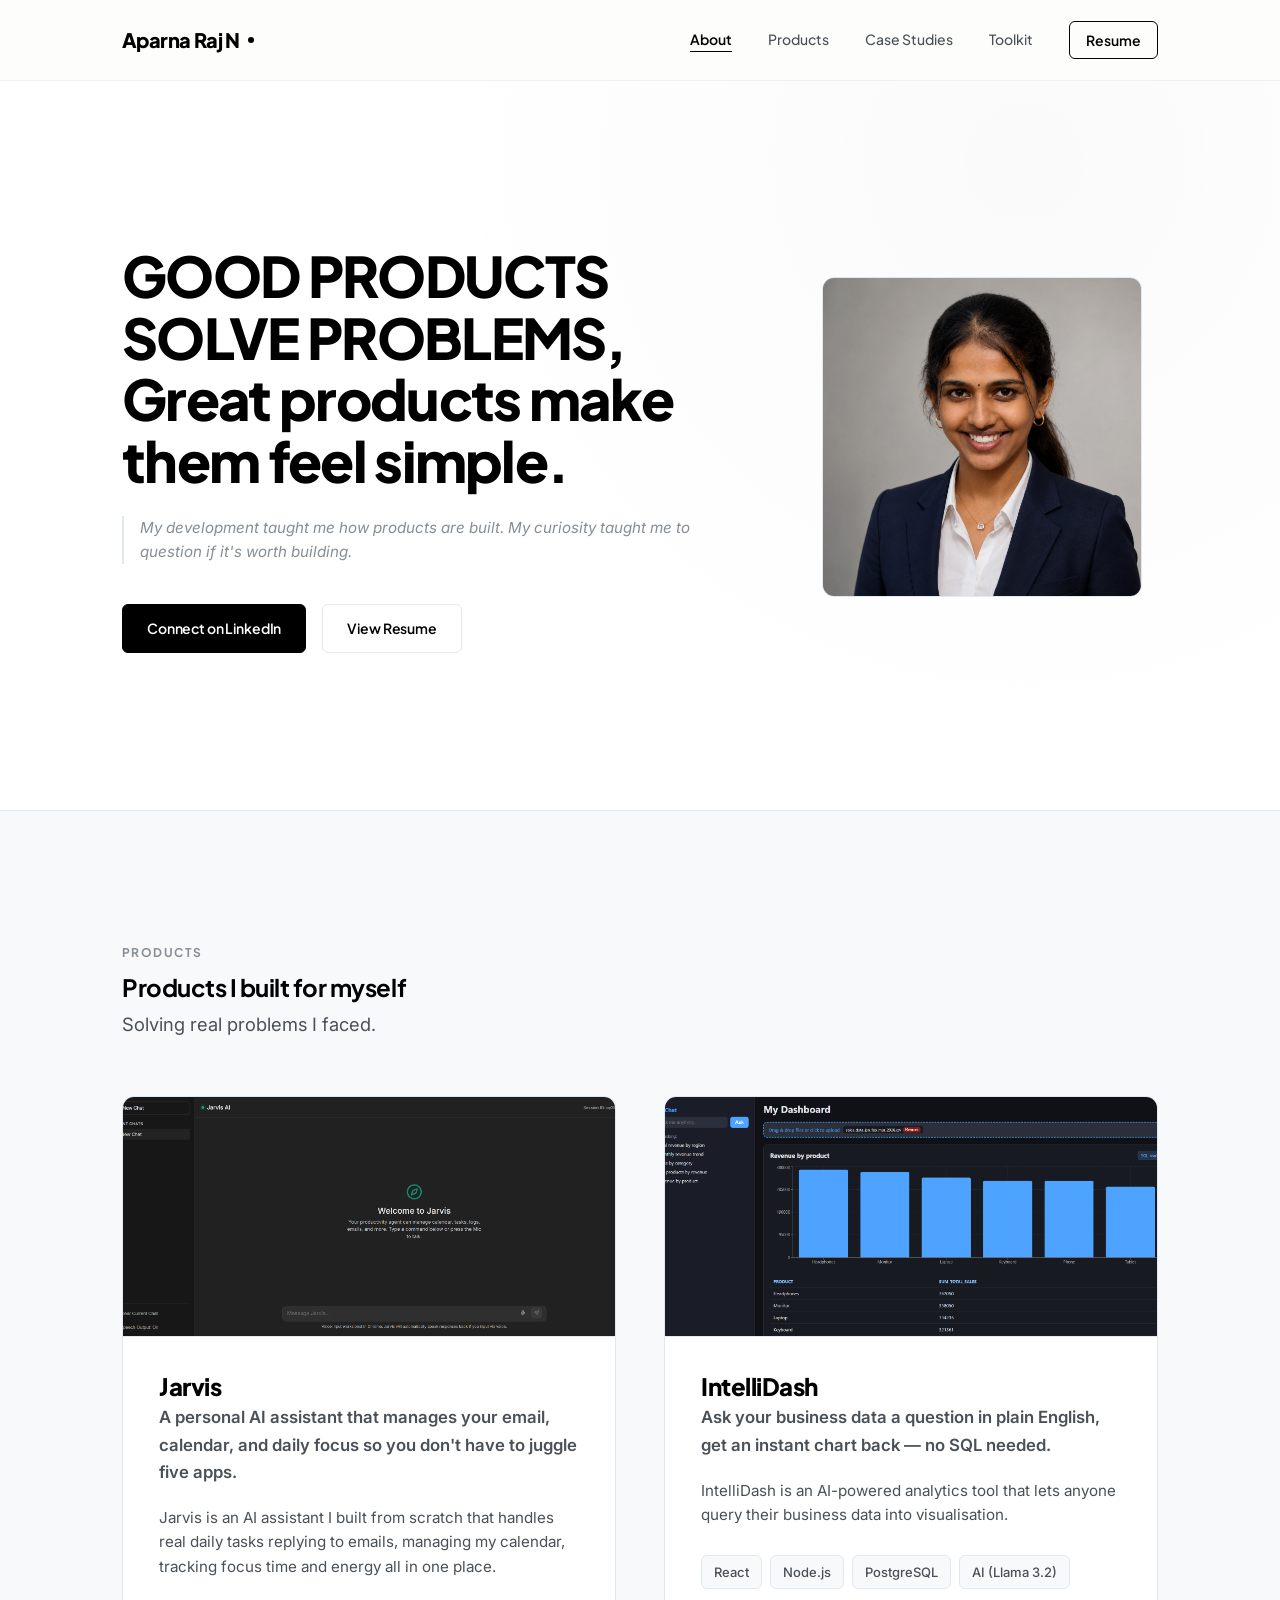
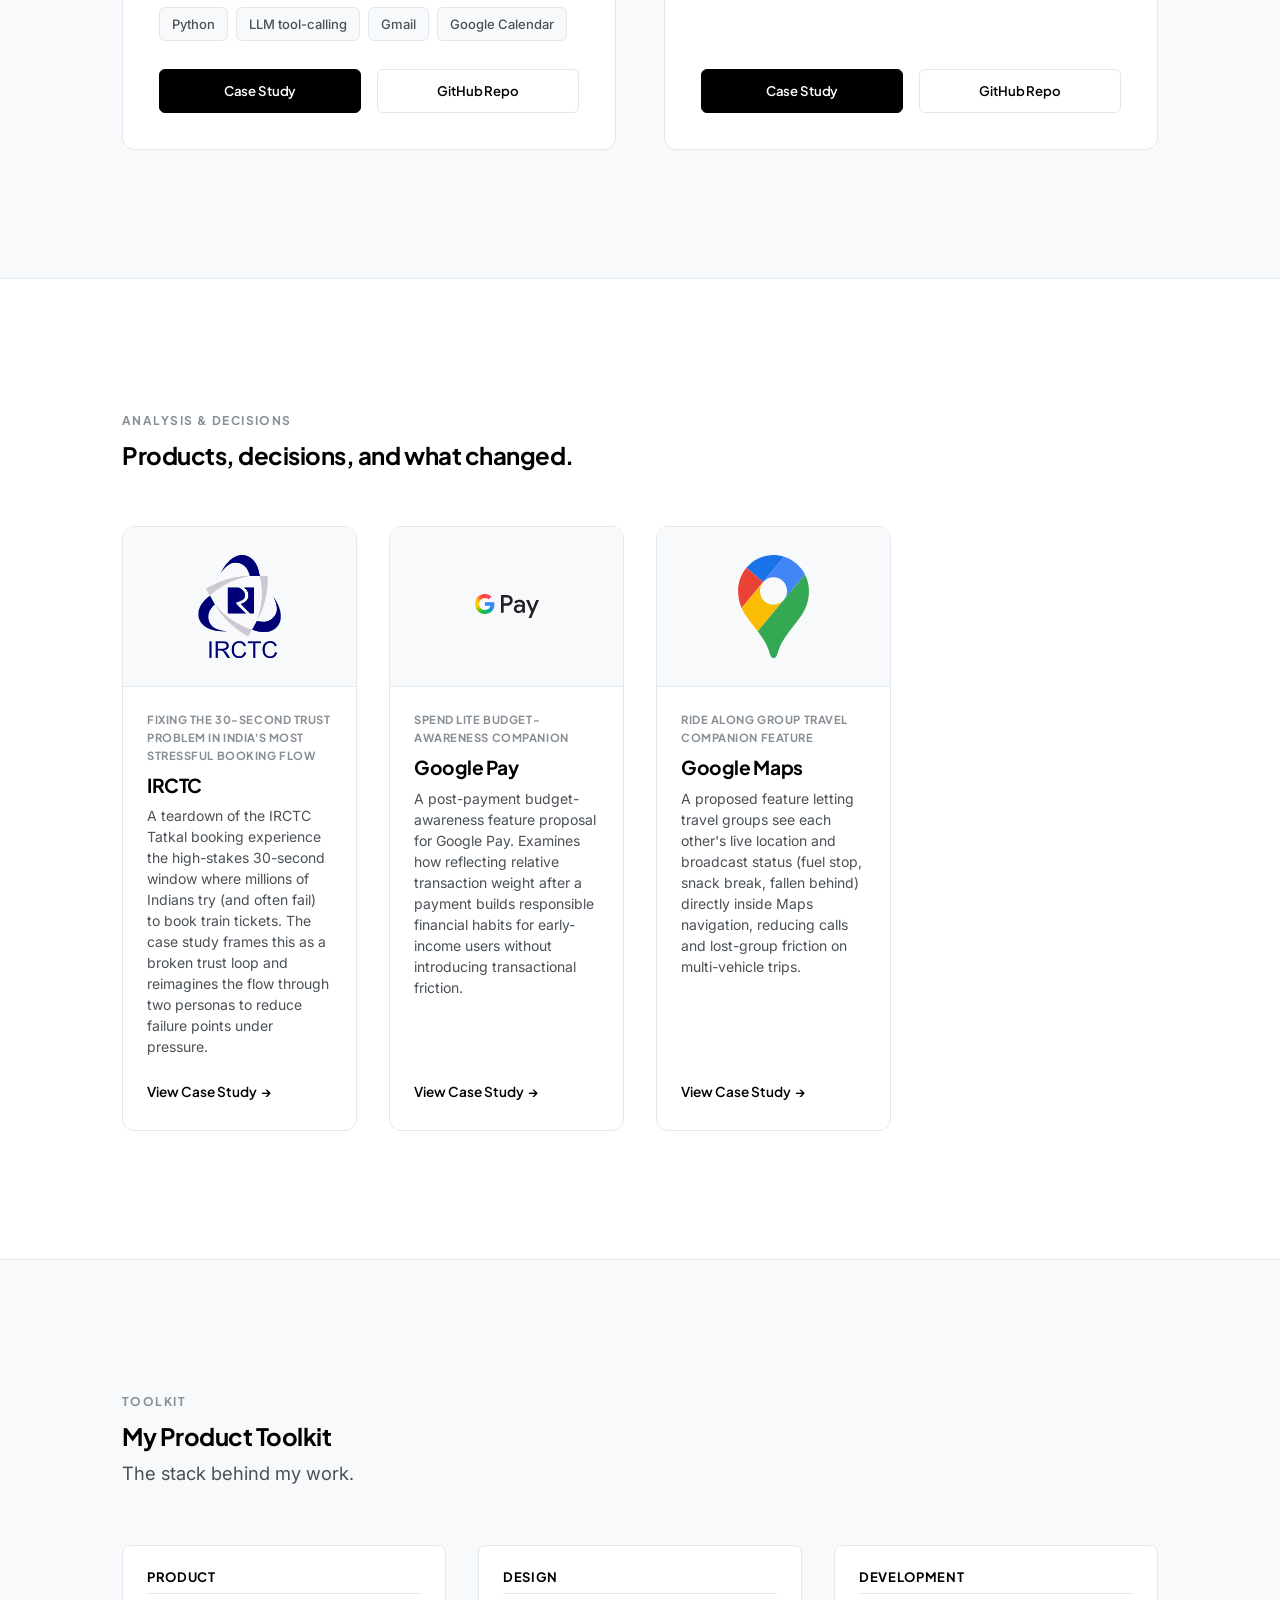
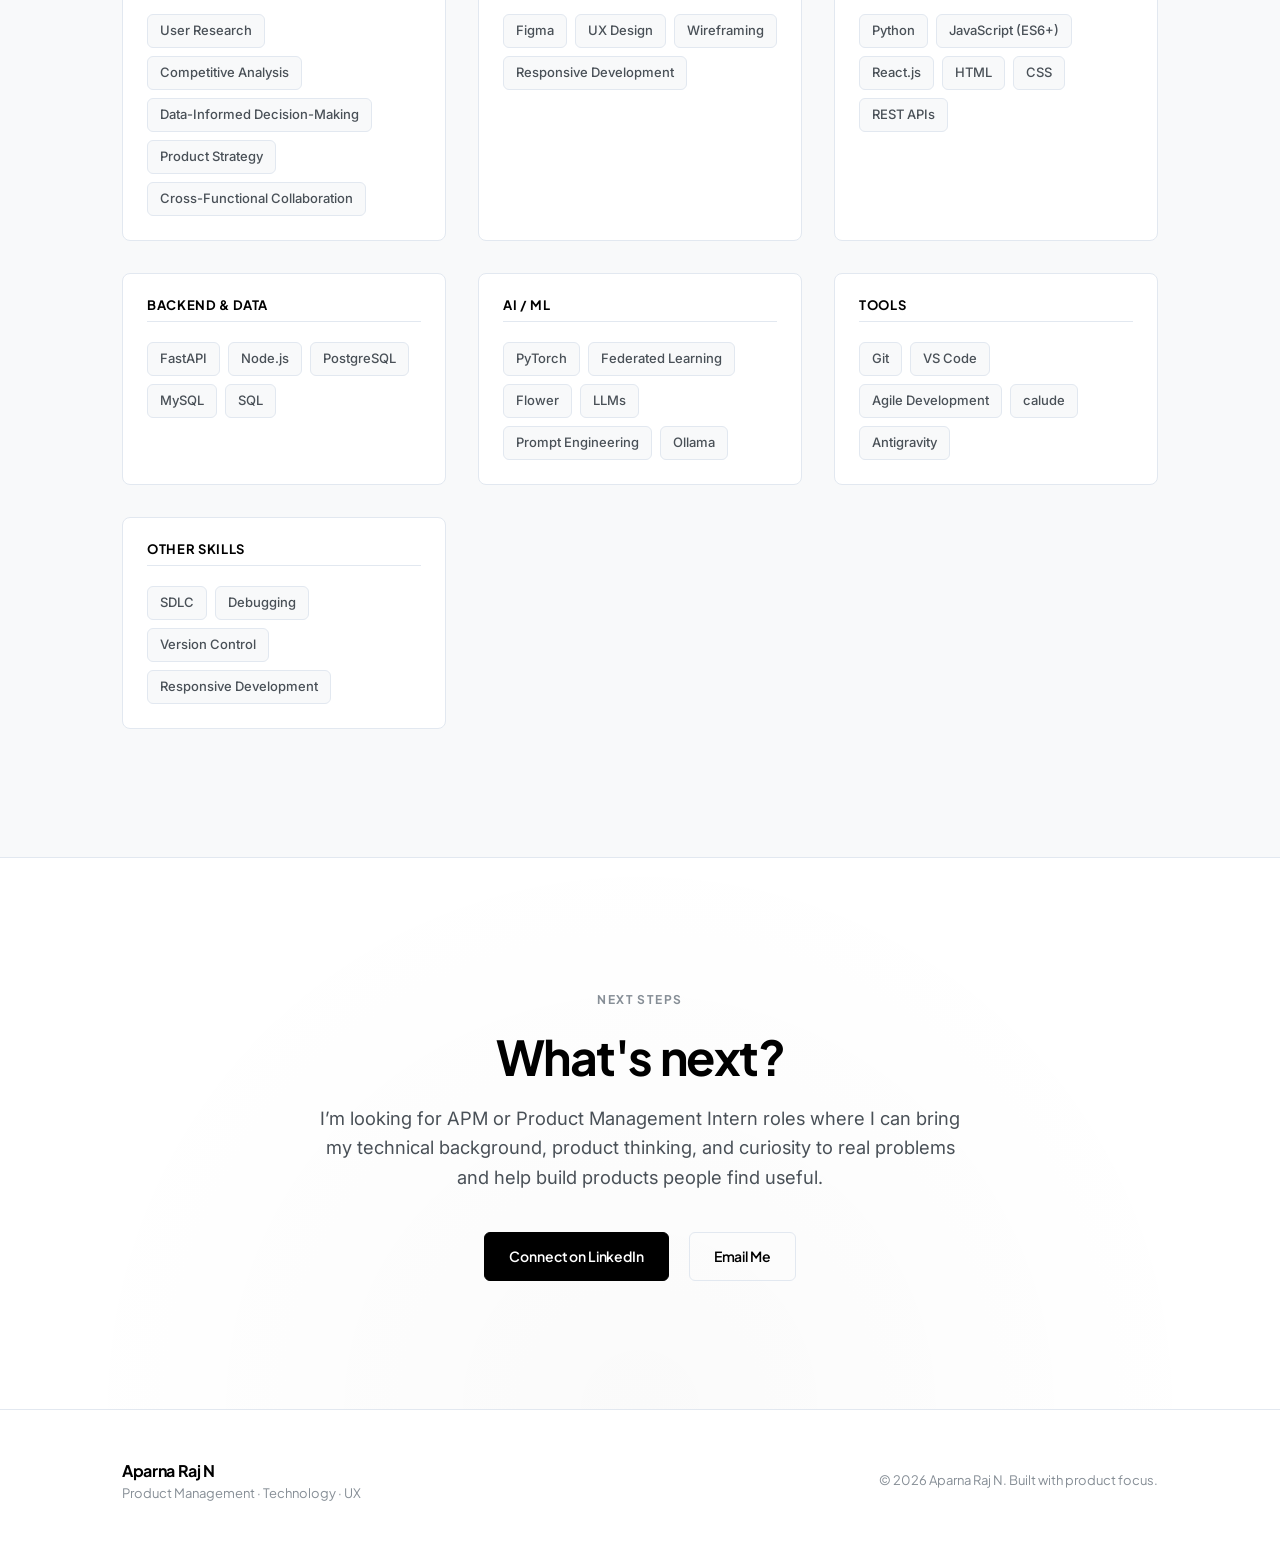
<file: index.html>
<!DOCTYPE html>
<html lang="en">
<head>
  <meta charset="UTF-8">
  <meta name="viewport" content="width=device-width, initial-scale=1.0">
  <title>Product Management Portfolio</title>
  <meta name="description" content="Product Management / Product Builder Portfolio Website">
  <link rel="stylesheet" href="style.css?v=1.2">
</head>
<body>

  <!-- Sticky/Minimal Navigation Bar -->
  <header id="mainHeader">
    <div class="container nav-container">
      <a href="#" class="logo" id="logoName">
        <!-- Dynamically filled -->
      </a>
      
      <button class="mobile-nav-toggle" id="menuToggle" aria-label="Toggle navigation menu">
        <span class="hamburger"></span>
      </button>

      <nav class="nav-menu-wrapper">
        <ul class="nav-menu" id="navMenu">
          <li><a href="#about" class="nav-link">About</a></li>
          <li><a href="#products" class="nav-link">Products</a></li>
          <li><a href="#case-studies" class="nav-link">Case Studies</a></li>
          <li><a href="#toolkit" class="nav-link">Toolkit</a></li>
          <li><a href="#" class="nav-resume-btn" id="navResume" target="_blank" rel="noopener">Resume</a></li>
        </ul>
      </nav>
    </div>
  </header>

  <!-- HERO / ABOUT Section -->
  <section class="hero" id="about">
    <div class="container">
      <div class="about-layout">
        <!-- Left Column -->
        <div class="about-info">
          <span class="eyebrow-text" id="heroEyebrow"></span>
          <h1 class="hero-headline" id="heroHeadline"></h1>
          <p class="about-p" id="heroAbout"></p>
          <p class="subline-text" id="heroSubline"></p>
          <div class="hero-actions" id="heroActions">
            <a href="#" class="btn btn-primary" id="heroLinkedIn" target="_blank" rel="noopener">Connect on LinkedIn</a>
            <a href="#" class="btn btn-secondary" id="heroResume" target="_blank" rel="noopener">View Resume</a>
          </div>
        </div>
        <!-- Right Column -->
        <div class="about-visual" id="aboutVisual">
          <div class="photo-container" id="photoContainer">
            <!-- Dynamically populated if photo is provided -->
          </div>
        </div>
      </div>
    </div>
  </section>

  <!-- PRODUCTS I BUILT FOR MYSELF Section -->
  <section class="section-padding products-section" id="products">
    <div class="container">
      <div class="section-header">
        <span class="section-label">Products</span>
        <h2>Products I built for myself</h2>
        <p class="section-subheading">Solving real problems I faced.</p>
      </div>
      <div class="products-grid" id="productsGrid">
        <!-- Dynamic product cards -->
      </div>
    </div>
  </section>

  <!-- CASE STUDIES Section -->
  <section class="section-padding case-studies-section" id="case-studies">
    <div class="container">
      <div class="section-header">
        <span class="section-label">Analysis & Decisions</span>
        <h2>Products, decisions, and what changed.</h2>
      </div>
      <div class="case-studies-grid" id="caseStudiesGrid">
        <!-- Dynamic case study cards -->
      </div>
    </div>
  </section>

  <!-- PRODUCT TOOLKIT Section -->
  <section class="section-padding toolkit-section" id="toolkit">
    <div class="container">
      <div class="section-header">
        <span class="section-label">Toolkit</span>
        <h2>My Product Toolkit</h2>
        <p class="section-subheading">The stack behind my work.</p>
      </div>
      <div class="toolkit-grid" id="toolkitGrid">
        <!-- Dynamic categories -->
      </div>
    </div>
  </section>

  <!-- WHAT'S NEXT Section -->
  <section class="section-padding contact-section" id="whats-next">
    <div class="container">
      <div class="contact-box">
        <span class="section-label" id="whatsNextEyebrow">Next Steps</span>
        <h2 id="whatsNextHeading"></h2>
        <p id="whatsNextDescription"></p>
        
        <div class="contact-buttons" id="contactButtons">
          <a href="#" class="btn btn-primary" id="contactLinkedIn" target="_blank" rel="noopener">Connect on LinkedIn</a>
          <a href="mailto:aparnarajn89@gmail.com" class="btn btn-secondary" id="contactEmail">Email Me</a>
        </div>
      </div>
    </div>
  </section>

  <!-- FOOTER -->
  <footer>
    <div class="container footer-container">
      <div>
        <div class="footer-brand" id="footerBrand"></div>
        <div class="footer-subtitle" id="footerSubtitle">Product Management · Technology · UX</div>
      </div>
      <div class="footer-copy" id="footerCopy">
      </div>
    </div>
  </footer>

  <!-- Link portfolio data configuration first, then app logic -->
  <script src="portfolio-data.js?v=1.2"></script>
  <script src="main.js?v=1.2"></script>
</body>
</html>
</file>
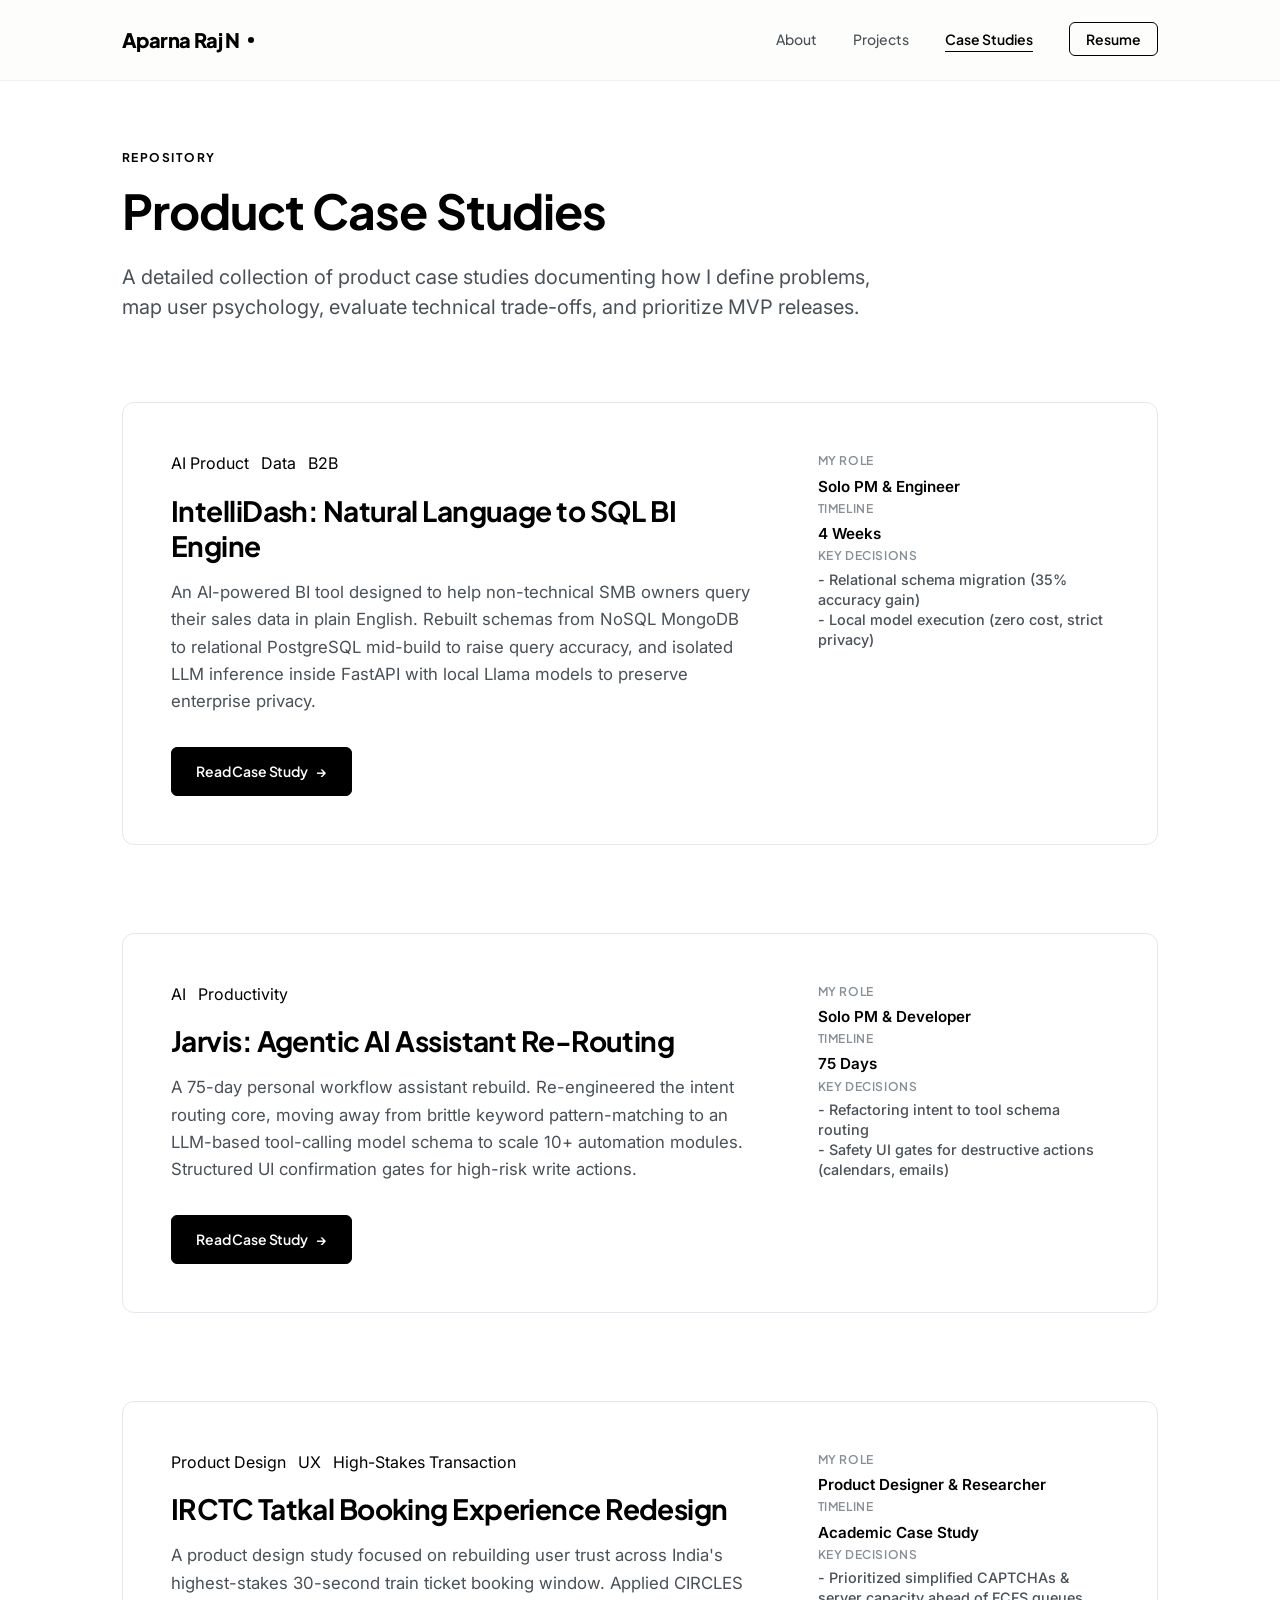
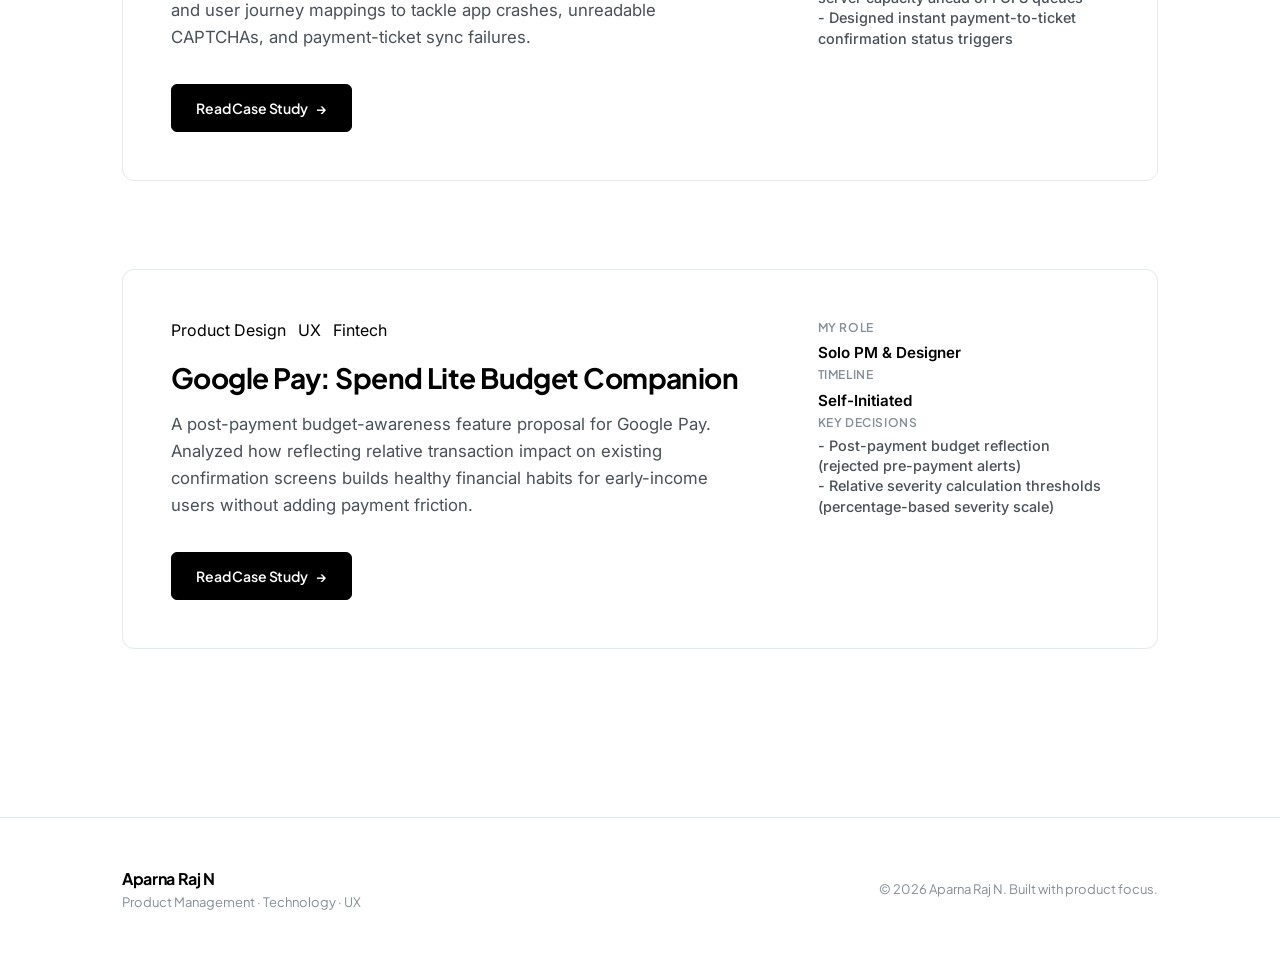
<file: case-studies.html>
<!DOCTYPE html>
<html lang="en">
<head>
  <meta charset="UTF-8">
  <meta name="viewport" content="width=device-width, initial-scale=1.0">
  <title>Case Studies | Aparna Raj N</title>
  <meta name="description" content="Product Management case studies repository of Aparna Raj N. Outlining problems, user flows, and decisions.">
  <link rel="stylesheet" href="style.css?v=1.2">
</head>
<body>

  <!-- NAVIGATION HEADER -->
  <header id="mainHeader" class="scrolled">
    <div class="container nav-container">
      <a href="index.html" class="logo">
        Aparna Raj N<span class="logo-dot"></span>
      </a>
      
      <button class="mobile-nav-toggle" id="menuToggle" aria-label="Toggle navigation menu">
        <span class="hamburger"></span>
      </button>

      <nav class="nav-menu-wrapper">
        <ul class="nav-menu" id="navMenu">
          <li><a href="index.html#about" class="nav-link">About</a></li>
          <li><a href="index.html#projects" class="nav-link">Projects</a></li>
          <li><a href="case-studies.html" class="nav-link active">Case Studies</a></li>
          <li><a href="https://drive.google.com/file/d/1USYSel0F9WuFfnsyAz9Ry4dUullPHY07/view?usp=sharing" class="nav-resume-btn" target="_blank" rel="noopener">Resume</a></li>
          
        </ul>
      </nav>
    </div>
  </header>

  <!-- INTRO SECTION -->
  <section class="thinking-intro" style="padding-bottom: 2rem;">
    <div class="container">
      <span class="section-tag">Repository</span>
      <h1 style="font-size: 3rem; letter-spacing: -0.02em; margin-bottom: 1.5rem;">Product Case Studies</h1>
      <p class="text-lead" style="max-width: 750px; margin-bottom: 0;">
        A detailed collection of product case studies documenting how I define problems, map user psychology, evaluate technical trade-offs, and prioritize MVP releases.
      </p>
    </div>
  </section>

  <!-- CASE STUDIES INDEX LIST -->
  <section style="padding: 3rem 0 8rem 0;">
    <div class="container">
      <div style="display: flex; flex-direction: column; gap: 3rem;">

        <!-- CASE STUDY 1: IntelliDash -->
        <article class="archive-card">
          <div>
            <div style="display: flex; gap: 0.75rem; margin-bottom: 1rem;">
              <span class="project-category">AI Product</span>
              <span class="project-category">Data</span>
              <span class="project-category">B2B</span>
            </div>
            <h2 style="font-size: 1.75rem; line-height: 1.25; margin-bottom: 1rem;">IntelliDash: Natural Language to SQL BI Engine</h2>
            <p style="color: var(--text-secondary); margin-bottom: 2rem; font-size: 1.05rem;">
              An AI-powered BI tool designed to help non-technical SMB owners query their sales data in plain English. Rebuilt schemas from NoSQL MongoDB to relational PostgreSQL mid-build to raise query accuracy, and isolated LLM inference inside FastAPI with local Llama models to preserve enterprise privacy.
            </p>
            <a href="case-study-intellidash.html" class="btn btn-primary">Read Case Study <span>→</span></a>
          </div>
          <div>
            <div>
              <div class="meta-item-label">My Role</div>
              <div class="meta-item-value">Solo PM & Engineer</div>
            </div>
            <div>
              <div class="meta-item-label">Timeline</div>
              <div class="meta-item-value">4 Weeks</div>
            </div>
            <div>
              <div class="meta-item-label">Key Decisions</div>
              <div class="meta-item-value" style="font-size: 0.9rem; font-weight: 500; color: var(--text-secondary); line-height: 1.4; margin-top: 0.25rem;">
                - Relational schema migration (35% accuracy gain)<br>
                - Local model execution (zero cost, strict privacy)
              </div>
            </div>
          </div>
        </article>

        <!-- CASE STUDY 2: Jarvis -->
        <article class="archive-card">
          <div>
            <div style="display: flex; gap: 0.75rem; margin-bottom: 1rem;">
              <span class="project-category">AI</span>
              <span class="project-category">Productivity</span>
            </div>
            <h2 style="font-size: 1.75rem; line-height: 1.25; margin-bottom: 1rem;">Jarvis: Agentic AI Assistant Re-Routing</h2>
            <p style="color: var(--text-secondary); margin-bottom: 2rem; font-size: 1.05rem;">
              A 75-day personal workflow assistant rebuild. Re-engineered the intent routing core, moving away from brittle keyword pattern-matching to an LLM-based tool-calling model schema to scale 10+ automation modules. Structured UI confirmation gates for high-risk write actions.
            </p>
            <a href="case-study-jarvis.html" class="btn btn-primary">Read Case Study <span>→</span></a>
          </div>
          <div>
            <div>
              <div class="meta-item-label">My Role</div>
              <div class="meta-item-value">Solo PM & Developer</div>
            </div>
            <div>
              <div class="meta-item-label">Timeline</div>
              <div class="meta-item-value">75 Days</div>
            </div>
            <div>
              <div class="meta-item-label">Key Decisions</div>
              <div class="meta-item-value" style="font-size: 0.9rem; font-weight: 500; color: var(--text-secondary); line-height: 1.4; margin-top: 0.25rem;">
                - Refactoring intent to tool schema routing<br>
                - Safety UI gates for destructive actions (calendars, emails)
              </div>
            </div>
          </div>
        </article>

        <!-- CASE STUDY 3: IRCTC Tatkal Redesign -->
        <article class="archive-card">
          <div>
            <div style="display: flex; gap: 0.75rem; margin-bottom: 1rem;">
              <span class="project-category">Product Design</span>
              <span class="project-category">UX</span>
              <span class="project-category">High-Stakes Transaction</span>
            </div>
            <h2 style="font-size: 1.75rem; line-height: 1.25; margin-bottom: 1rem;">IRCTC Tatkal Booking Experience Redesign</h2>
            <p style="color: var(--text-secondary); margin-bottom: 2rem; font-size: 1.05rem;">
              A product design study focused on rebuilding user trust across India's highest-stakes 30-second train ticket booking window. Applied CIRCLES and user journey mappings to tackle app crashes, unreadable CAPTCHAs, and payment-ticket sync failures.
            </p>
            <a href="case-study-irctc.html" class="btn btn-primary">Read Case Study <span>→</span></a>
          </div>
          <div>
            <div>
              <div class="meta-item-label">My Role</div>
              <div class="meta-item-value">Product Designer & Researcher</div>
            </div>
            <div>
              <div class="meta-item-label">Timeline</div>
              <div class="meta-item-value">Academic Case Study</div>
            </div>
            <div>
              <div class="meta-item-label">Key Decisions</div>
              <div class="meta-item-value" style="font-size: 0.9rem; font-weight: 500; color: var(--text-secondary); line-height: 1.4; margin-top: 0.25rem;">
                - Prioritized simplified CAPTCHAs & server capacity ahead of FCFS queues<br>
                - Designed instant payment-to-ticket confirmation status triggers
              </div>
            </div>
          </div>
        </article>

        <!-- CASE STUDY 4: Google Pay Spend Lite -->
        <article class="archive-card">
          <div>
            <div style="display: flex; gap: 0.75rem; margin-bottom: 1rem;">
              <span class="project-category">Product Design</span>
              <span class="project-category">UX</span>
              <span class="project-category">Fintech</span>
            </div>
            <h2 style="font-size: 1.75rem; line-height: 1.25; margin-bottom: 1rem;">Google Pay: Spend Lite Budget Companion</h2>
            <p style="color: var(--text-secondary); margin-bottom: 2rem; font-size: 1.05rem;">
              A post-payment budget-awareness feature proposal for Google Pay. Analyzed how reflecting relative transaction impact on existing confirmation screens builds healthy financial habits for early-income users without adding payment friction.
            </p>
            <a href="case-study-gpay.html" class="btn btn-primary">Read Case Study <span>→</span></a>
          </div>
          <div>
            <div>
              <div class="meta-item-label">My Role</div>
              <div class="meta-item-value">Solo PM & Designer</div>
            </div>
            <div>
              <div class="meta-item-label">Timeline</div>
              <div class="meta-item-value">Self-Initiated</div>
            </div>
            <div>
              <div class="meta-item-label">Key Decisions</div>
              <div class="meta-item-value" style="font-size: 0.9rem; font-weight: 500; color: var(--text-secondary); line-height: 1.4; margin-top: 0.25rem;">
                - Post-payment budget reflection (rejected pre-payment alerts)<br>
                - Relative severity calculation thresholds (percentage-based severity scale)
              </div>
            </div>
          </div>
        </article>

      </div>
    </div>
  </section>

  <!-- FOOTER -->
  <footer>
    <div class="container footer-container">
      <div>
        <div class="footer-brand">Aparna Raj N</div>
        <div class="footer-subtitle">Product Management · Technology · UX</div>
      </div>
      <div class="footer-copy">
        &copy; 2026 Aparna Raj N. Built with product focus.
      </div>
    </div>
  </footer>

  <script src="main.js?v=1.1"></script>
</body>
</html>
</file>
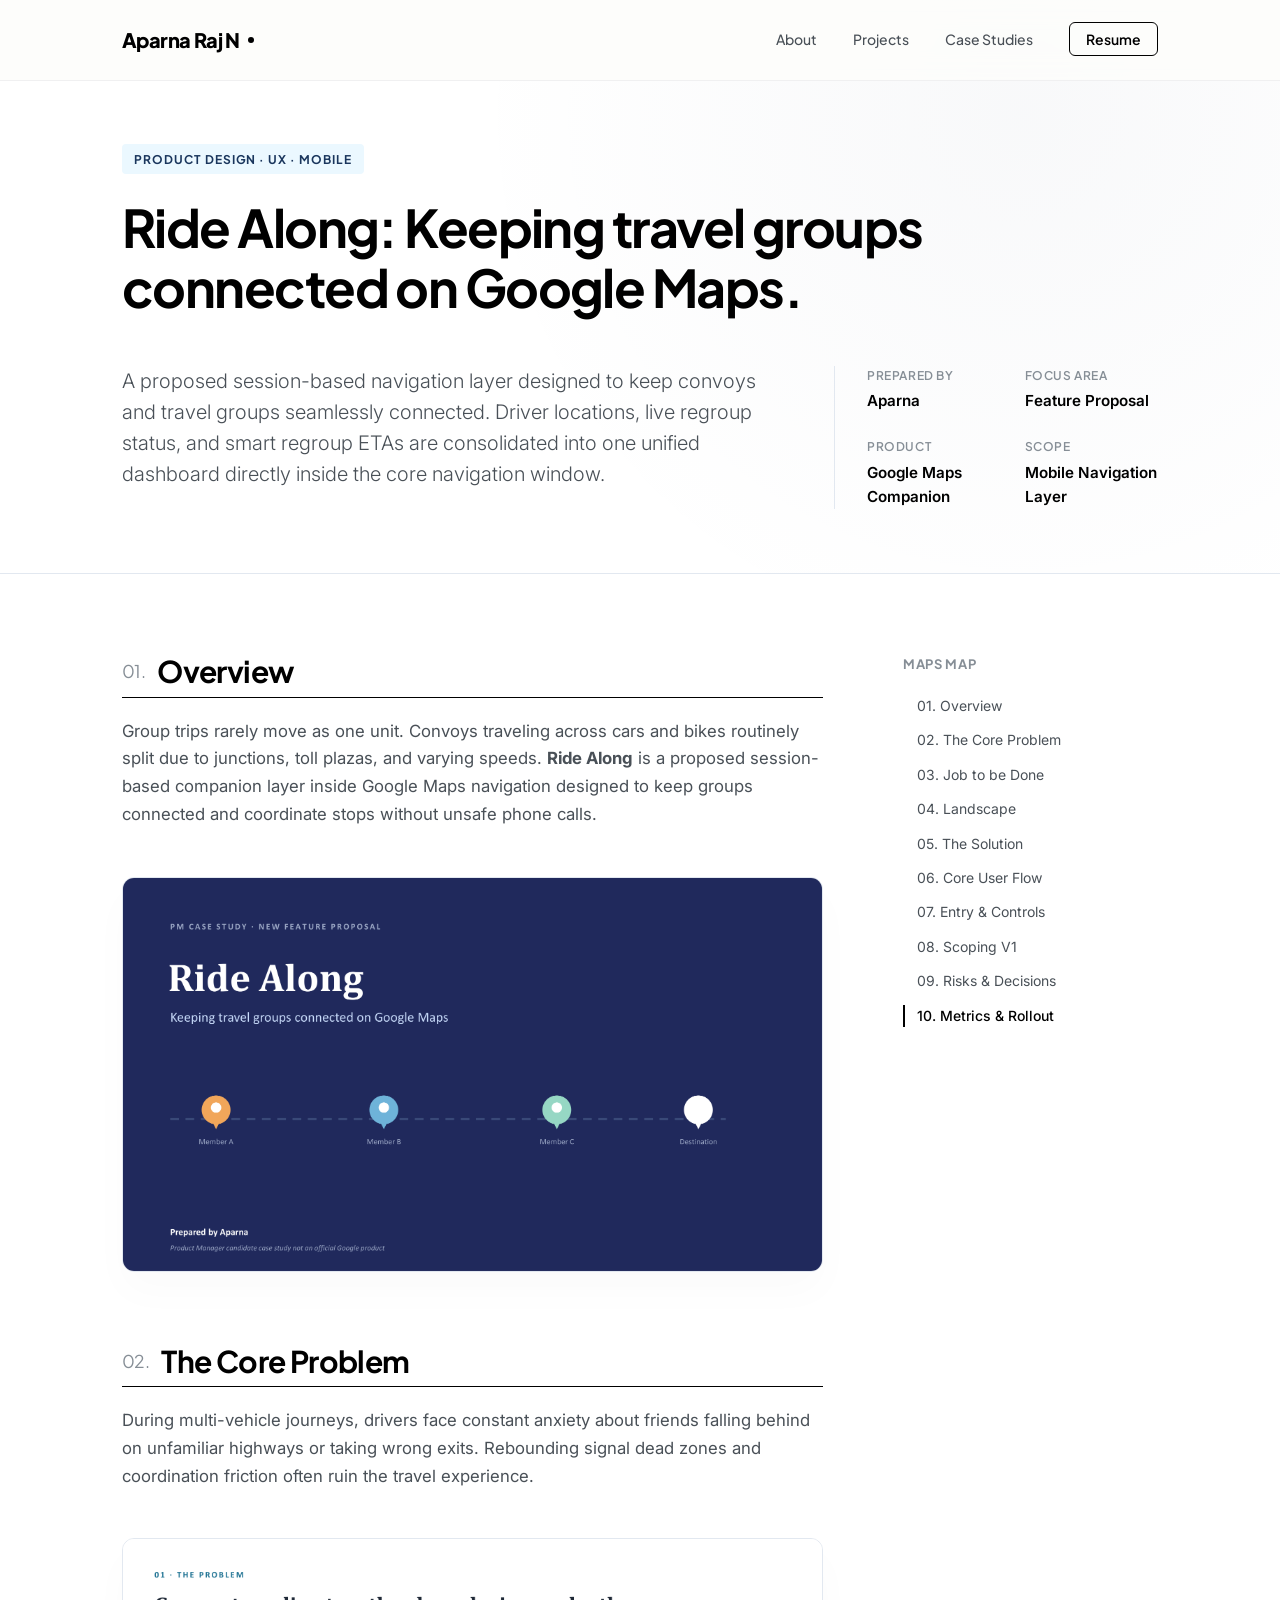
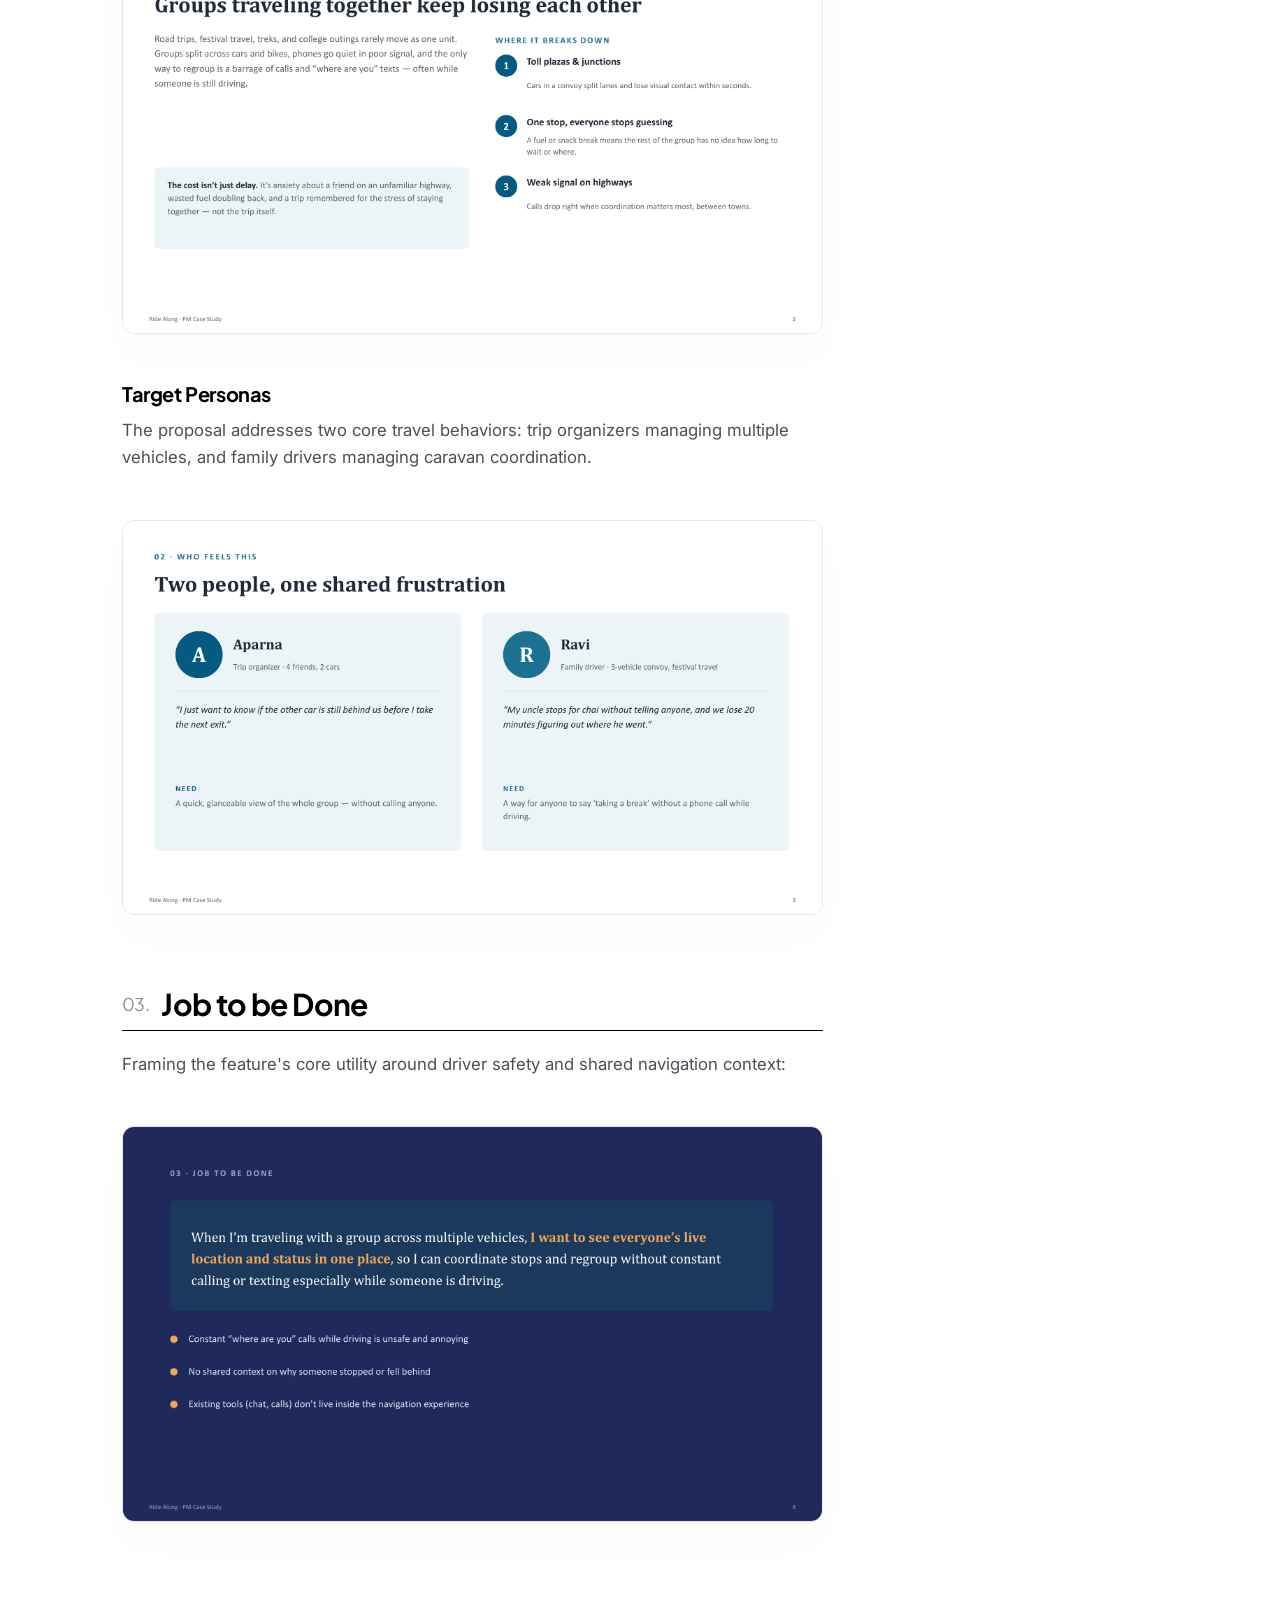
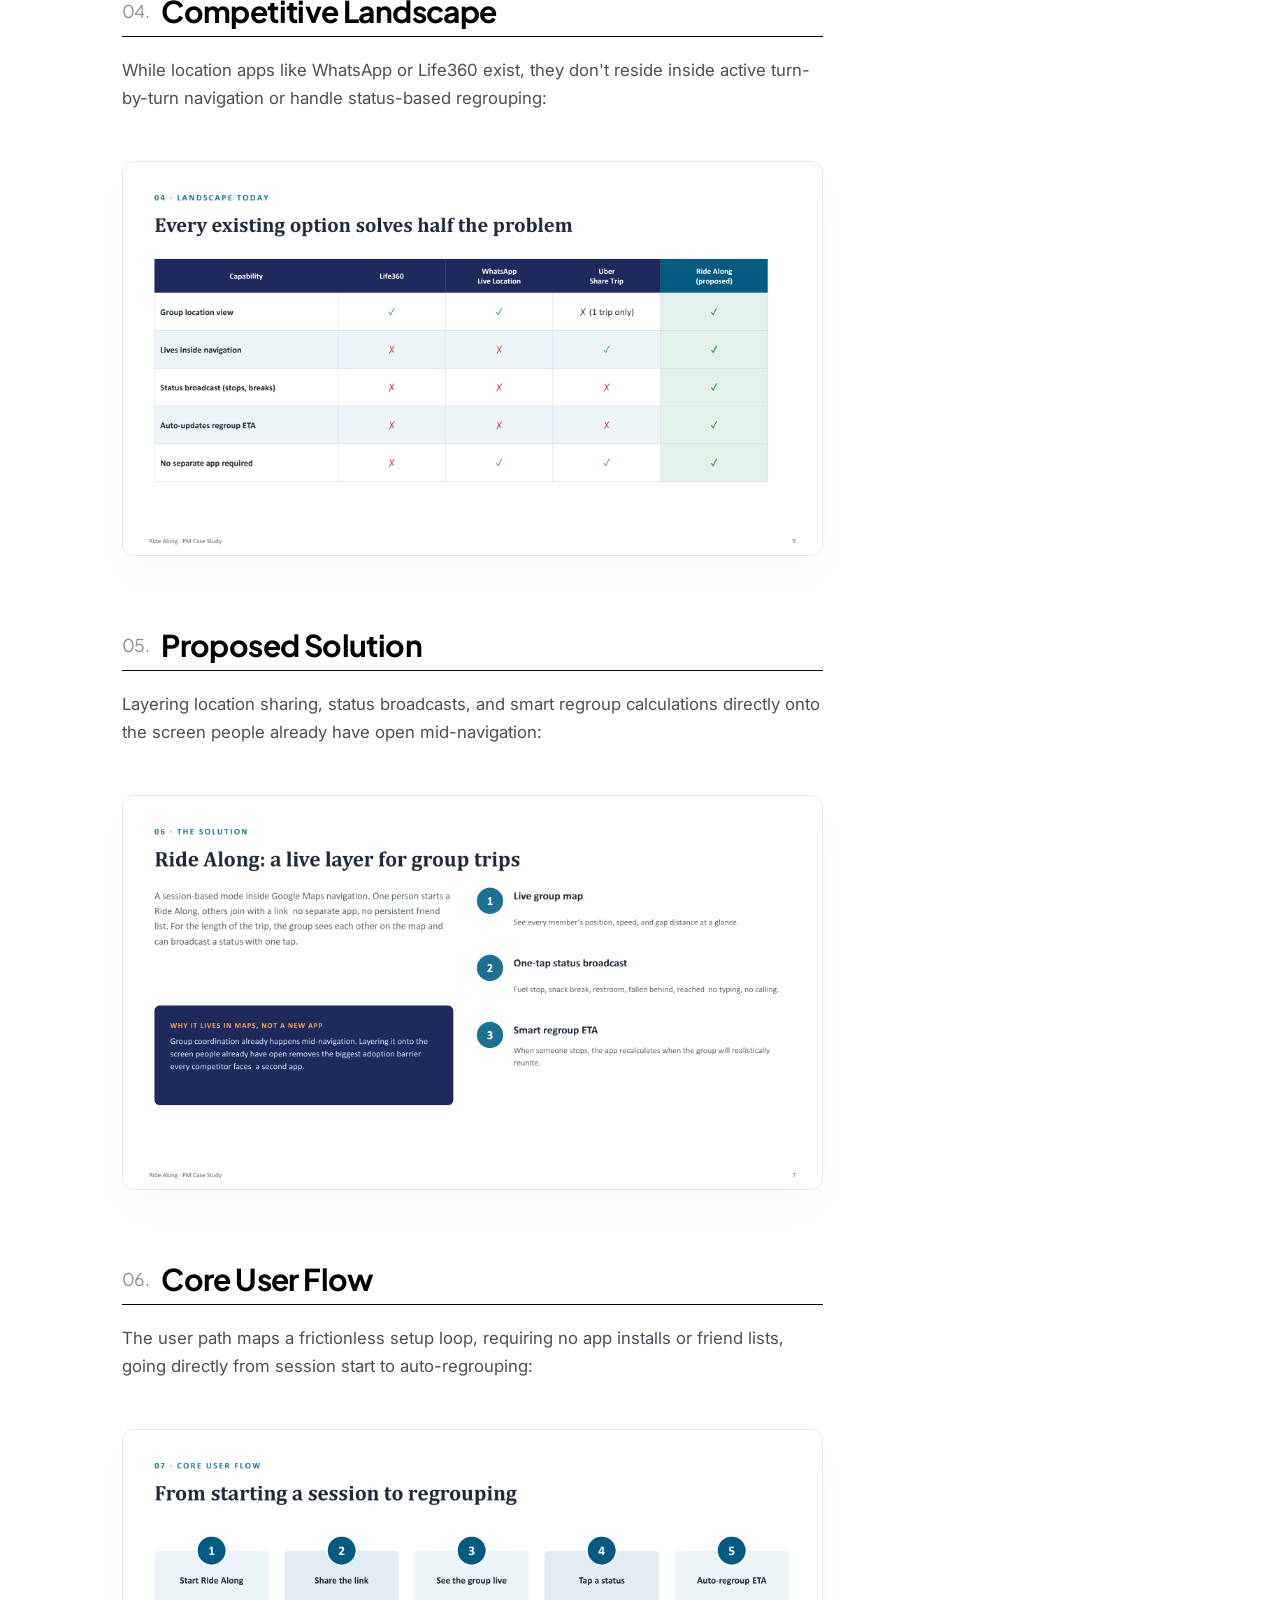
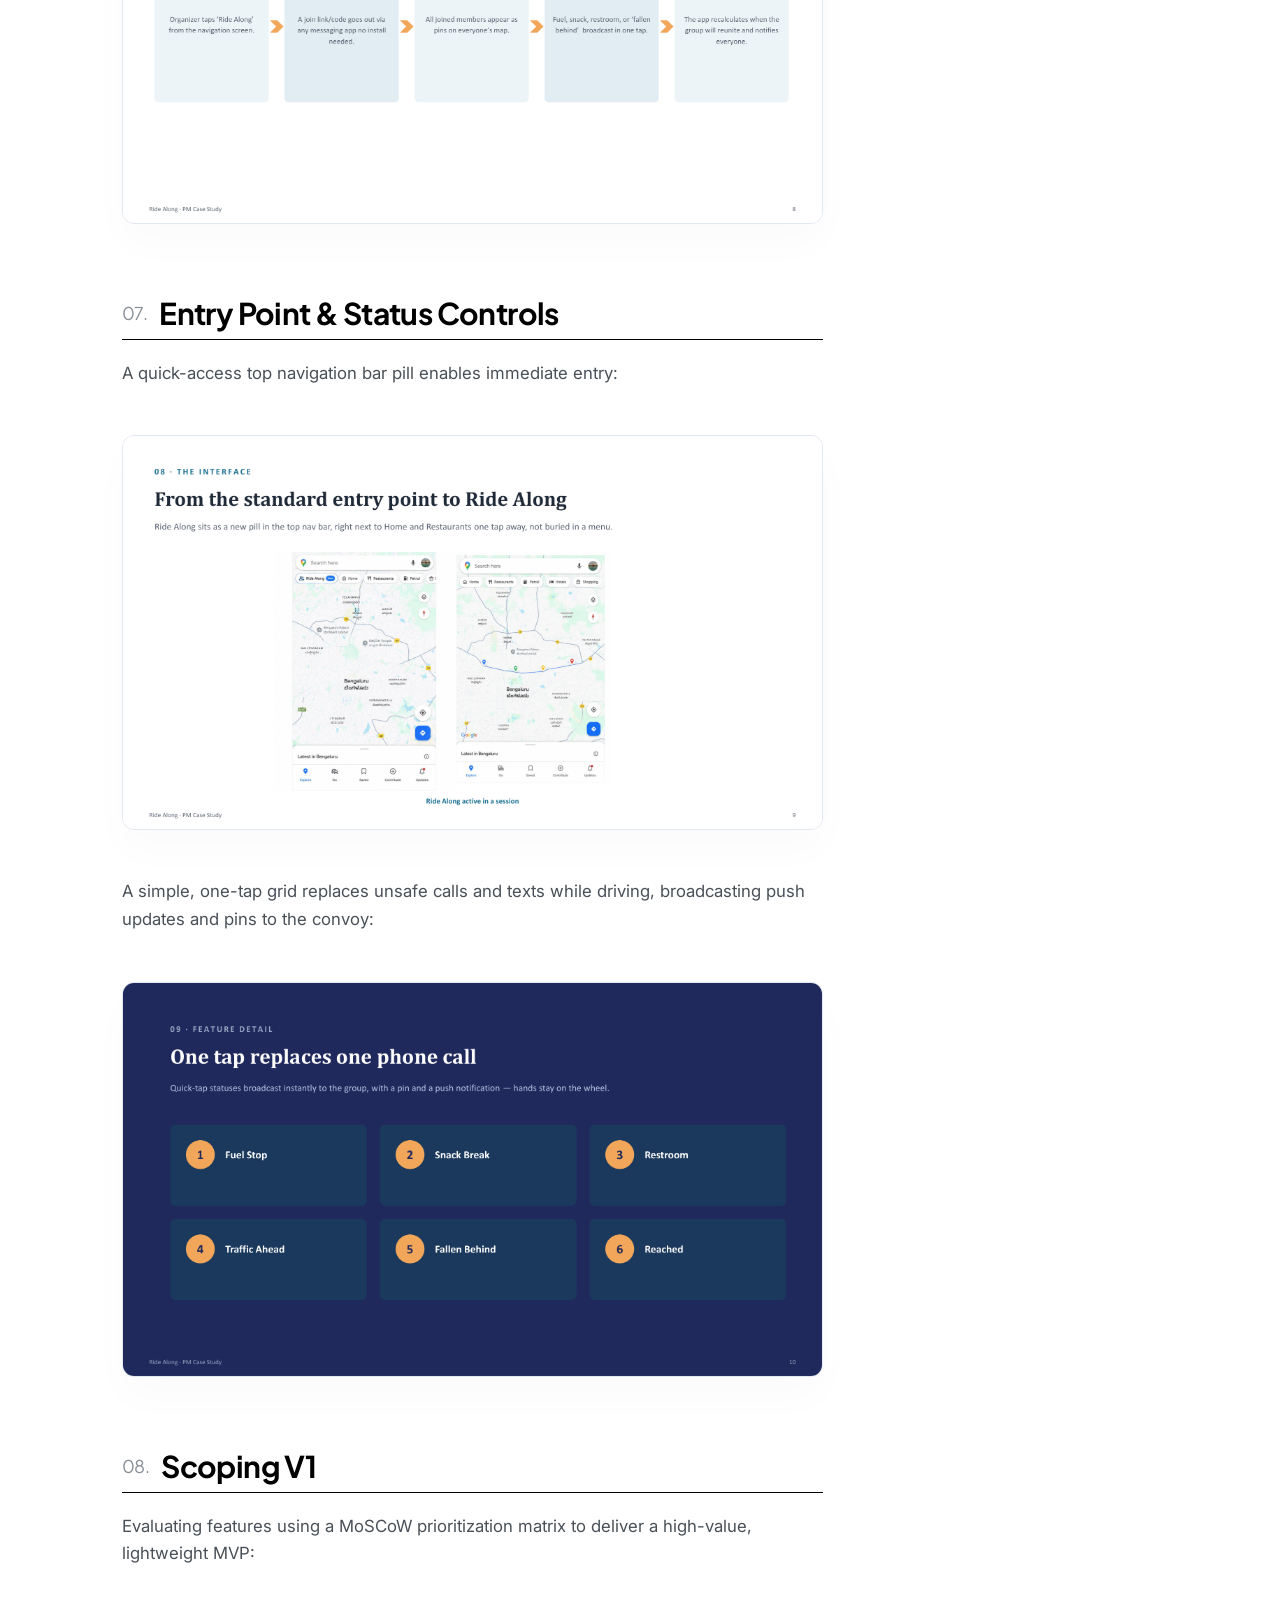
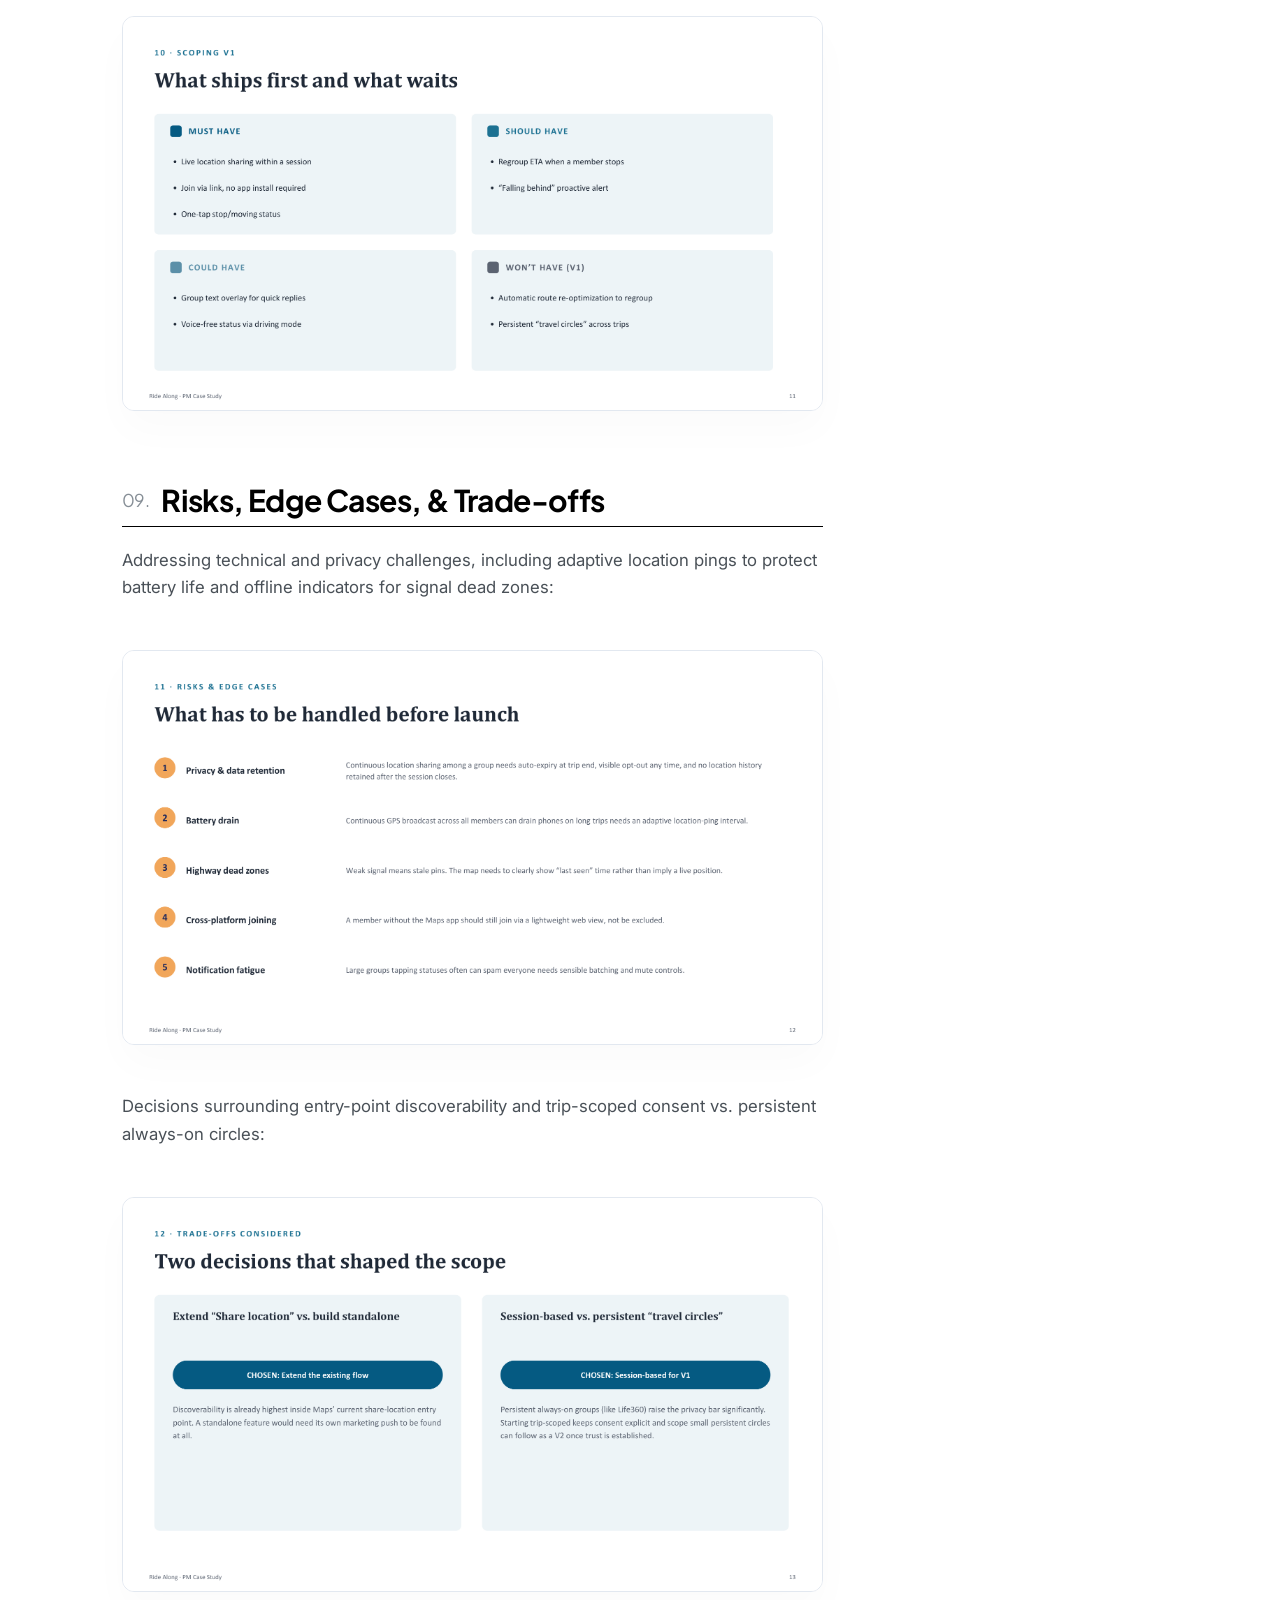
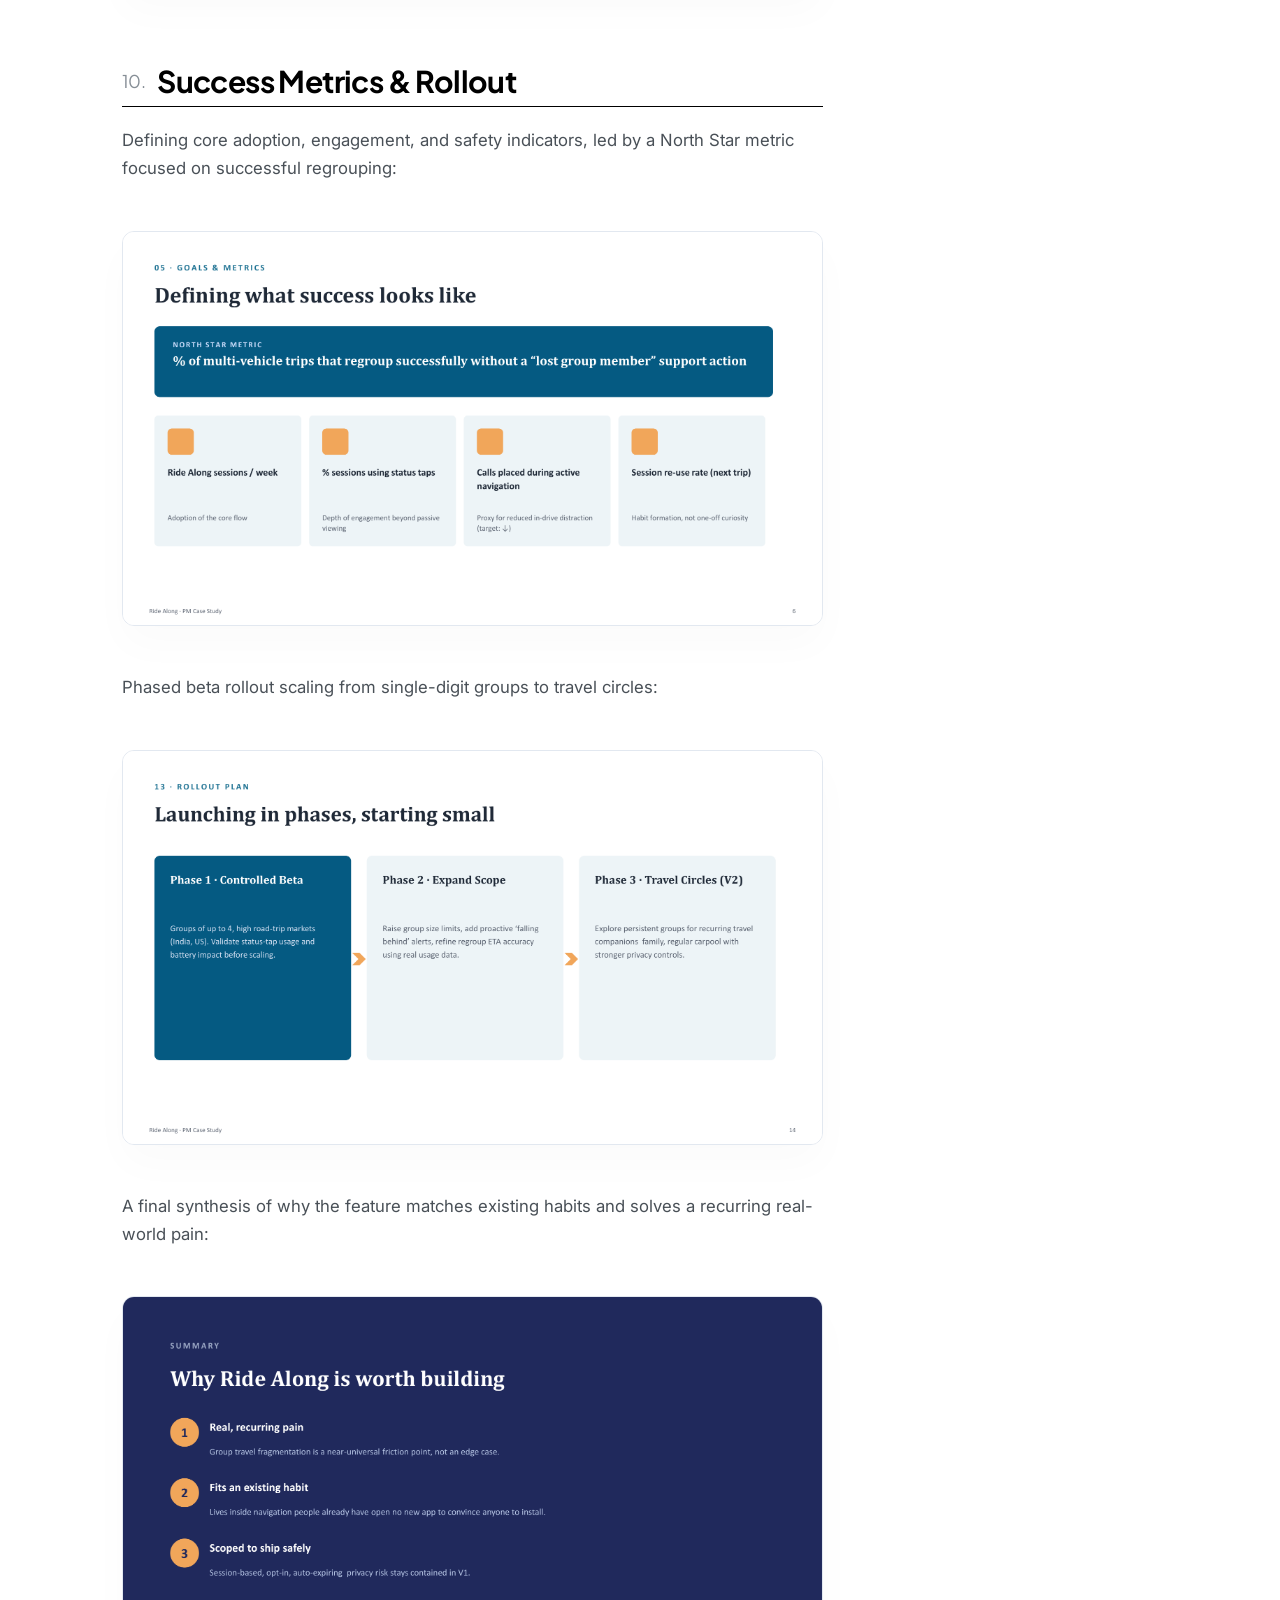
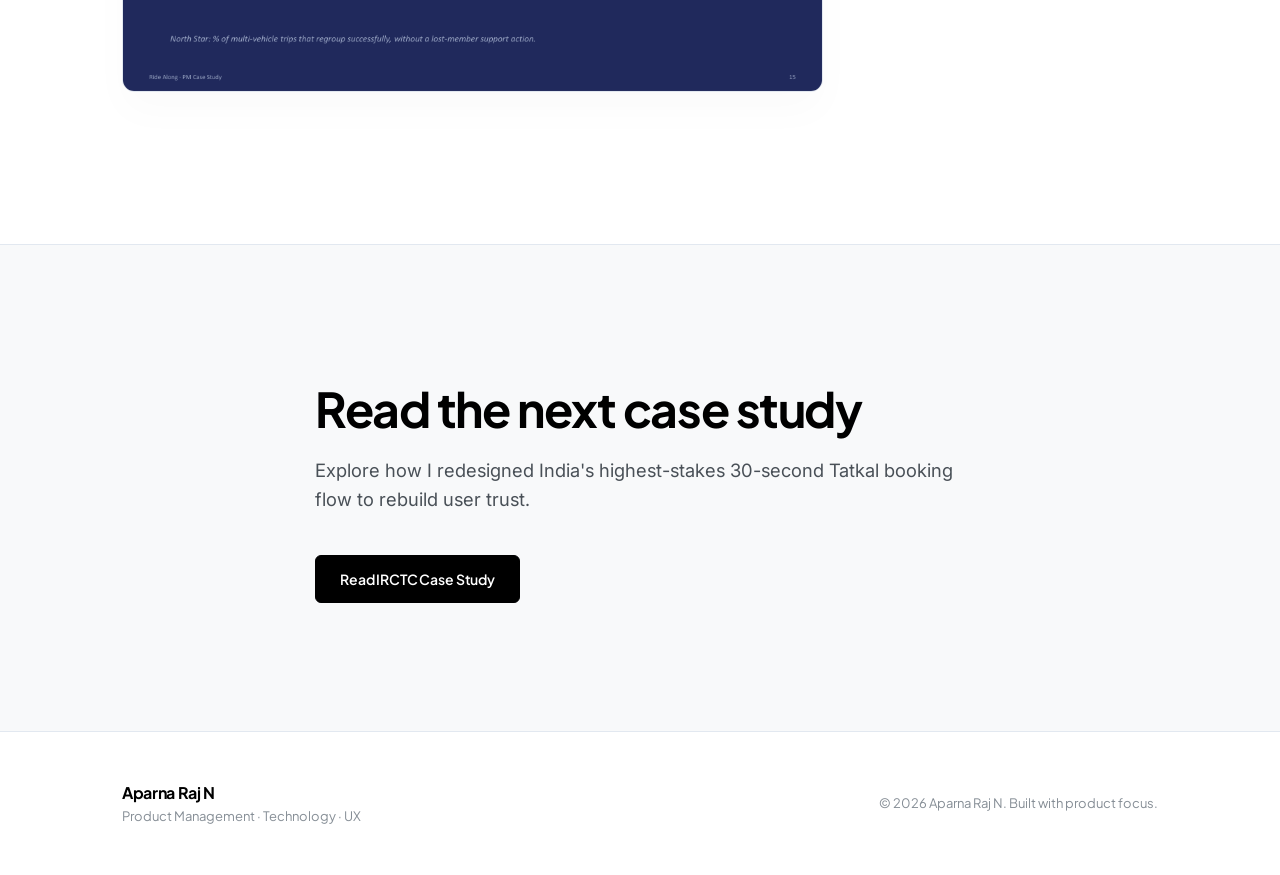
<file: case-study-googlemaps.html>
<!DOCTYPE html>
<html lang="en">
<head>
  <meta charset="UTF-8">
  <meta name="viewport" content="width=device-width, initial-scale=1.0">
  <title>Google Maps: Ride Along | Aparna Raj N</title>
  <meta name="description" content="Product case study of Google Maps Ride Along group travel feature. By Aparna Raj N.">
  <link rel="stylesheet" href="style.css?v=1.2">
</head>
<body>

  <!-- PROGRESS BAR -->
  <div class="case-study-progress" id="scrollProgress"></div>

  <!-- NAVIGATION HEADER -->
  <header id="mainHeader" class="scrolled">
    <div class="container nav-container">
      <a href="index.html" class="logo">
        Aparna Raj N<span class="logo-dot"></span>
      </a>
      
      <button class="mobile-nav-toggle" id="menuToggle" aria-label="Toggle navigation menu">
        <span class="hamburger"></span>
      </button>

      <nav class="nav-menu-wrapper">
        <ul class="nav-menu" id="navMenu">
          <li><a href="index.html#about" class="nav-link">About</a></li>
          <li><a href="index.html#projects" class="nav-link">Projects</a></li>
          <li><a href="index.html#case-studies" class="nav-link">Case Studies</a></li>
          <li><a href="https://drive.google.com/file/d/1USYSel0F9WuFfnsyAz9Ry4dUullPHY07/view?usp=sharing" class="nav-resume-btn" target="_blank" rel="noopener">Resume</a></li>
          
        </ul>
      </nav>
    </div>
  </header>

  <!-- CASE STUDY HERO -->
  <section class="case-study-hero" style="background: radial-gradient(circle at 80% 20%, rgba(35, 55, 95, 0.03) 0%, transparent 50%);">
    <div class="container">
      <span class="case-study-tag" style="color: #1A365D; background-color: #EBF8FF;">Product Design · UX · Mobile</span>
      <h1>Ride Along: Keeping travel groups connected on Google Maps.</h1>
      
      <div class="case-study-intro-grid">
        <p class="case-study-summary">
          A proposed session-based navigation layer designed to keep convoys and travel groups seamlessly connected. Driver locations, live regroup status, and smart regroup ETAs are consolidated into one unified dashboard directly inside the core navigation window.
        </p>
        
        <div class="case-study-metadata">
          <div>
            <div class="meta-item-label">Prepared By</div>
            <div class="meta-item-value">Aparna</div>
          </div>
          <div>
            <div class="meta-item-label">Focus Area</div>
            <div class="meta-item-value">Feature Proposal</div>
          </div>
          <div>
            <div class="meta-item-label">Product</div>
            <div class="meta-item-value">Google Maps Companion</div>
          </div>
          <div>
            <div class="meta-item-label">Scope</div>
            <div class="meta-item-value">Mobile Navigation Layer</div>
          </div>
        </div>
      </div>
    </div>
  </section>

  <!-- CASE STUDY CONTAINER -->
  <div class="container">
    <div class="case-study-container">
      
      <main class="case-study-body">
        
        <!-- SECTION 1: OVERVIEW -->
        <section id="overview">
          <h2><span class="section-num">01.</span> Overview</h2>
          <p>
            Group trips rarely move as one unit. Convoys traveling across cars and bikes routinely split due to junctions, toll plazas, and varying speeds. <strong>Ride Along</strong> is a proposed session-based companion layer inside Google Maps navigation designed to keep groups connected and coordinate stops without unsafe phone calls.
          </p>
          <div class="case-study-image">
            <img src="asset1/maps_slide1.png" alt="Ride Along: Keeping travel groups connected on Google Maps">
          </div>
        </section>

        <!-- SECTION 2: PROBLEM -->
        <section id="problem">
          <h2><span class="section-num">02.</span> The Core Problem</h2>
          <p>
            During multi-vehicle journeys, drivers face constant anxiety about friends falling behind on unfamiliar highways or taking wrong exits. Rebounding signal dead zones and coordination friction often ruin the travel experience.
          </p>
          <div class="case-study-image">
            <img src="asset1/maps_slide2.png" alt="The Problem: Groups traveling together keep losing each other">
          </div>

          <h3>Target Personas</h3>
          <p>
            The proposal addresses two core travel behaviors: trip organizers managing multiple vehicles, and family drivers managing caravan coordination.
          </p>
          <div class="case-study-image">
            <img src="asset1/maps_slide3.png" alt="Who Feels This: Two people, one shared frustration">
          </div>
        </section>

        <!-- SECTION 3: JOB TO BE DONE -->
        <section id="job-to-be-done">
          <h2><span class="section-num">03.</span> Job to be Done</h2>
          <p>
            Framing the feature's core utility around driver safety and shared navigation context:
          </p>
          <div class="case-study-image">
            <img src="asset1/maps_slide4.png" alt="Job to be Done Definition">
          </div>
        </section>

        <!-- SECTION 4: LANDSCAPE TODAY -->
        <section id="landscape">
          <h2><span class="section-num">04.</span> Competitive Landscape</h2>
          <p>
            While location apps like WhatsApp or Life360 exist, they don't reside inside active turn-by-turn navigation or handle status-based regrouping:
          </p>
          <div class="case-study-image">
            <img src="asset1/maps_slide5.png" alt="Competitive Landscape Comparison">
          </div>
        </section>

        <!-- SECTION 5: THE SOLUTION -->
        <section id="solution">
          <h2><span class="section-num">05.</span> Proposed Solution</h2>
          <p>
            Layering location sharing, status broadcasts, and smart regroup calculations directly onto the screen people already have open mid-navigation:
          </p>
          <div class="case-study-image">
            <img src="asset1/maps_slide7.png" alt="Ride Along: a live layer for group trips">
          </div>
        </section>

        <!-- SECTION 6: CORE USER FLOW -->
        <section id="user-flow">
          <h2><span class="section-num">06.</span> Core User Flow</h2>
          <p>
            The user path maps a frictionless setup loop, requiring no app installs or friend lists, going directly from session start to auto-regrouping:
          </p>
          <div class="case-study-image">
            <img src="asset1/maps_slide8.png" alt="Core User Flow: From starting a session to regrouping">
          </div>
        </section>

        <!-- SECTION 7: ENTRY POINTS & FEATURE DETAILS -->
        <section id="features">
          <h2><span class="section-num">07.</span> Entry Point & Status Controls</h2>
          <p>
            A quick-access top navigation bar pill enables immediate entry:
          </p>
          <div class="case-study-image">
            <img src="asset1/maps_slide9.png" alt="Ride Along Navigation UI Entry Point">
          </div>
          
          <p>
            A simple, one-tap grid replaces unsafe calls and texts while driving, broadcasting push updates and pins to the convoy:
          </p>
          <div class="case-study-image">
            <img src="asset1/maps_slide10.png" alt="Quick Tap Status Details">
          </div>
        </section>

        <!-- SECTION 8: SCOPING V1 -->
        <section id="scoping">
          <h2><span class="section-num">08.</span> Scoping V1</h2>
          <p>
            Evaluating features using a MoSCoW prioritization matrix to deliver a high-value, lightweight MVP:
          </p>
          <div class="case-study-image">
            <img src="asset1/maps_slide11.png" alt="MoSCoW Scope Matrix for V1">
          </div>
        </section>

        <!-- SECTION 9: RISKS & DECISIONS -->
        <section id="risks">
          <h2><span class="section-num">09.</span> Risks, Edge Cases, & Trade-offs</h2>
          <p>
            Addressing technical and privacy challenges, including adaptive location pings to protect battery life and offline indicators for signal dead zones:
          </p>
          <div class="case-study-image">
            <img src="asset1/maps_slide12.png" alt="Risks & Edge Cases Matrix">
          </div>
          
          <p>
            Decisions surrounding entry-point discoverability and trip-scoped consent vs. persistent always-on circles:
          </p>
          <div class="case-study-image">
            <img src="asset1/maps_slide13.png" alt="Product Trade-offs Considered">
          </div>
        </section>

        <!-- SECTION 10: SUCCESS METRICS & ROLLOUT -->
        <section id="metrics">
          <h2><span class="section-num">10.</span> Success Metrics & Rollout</h2>
          <p>
            Defining core adoption, engagement, and safety indicators, led by a North Star metric focused on successful regrouping:
          </p>
          <div class="case-study-image">
            <img src="asset1/maps_slide6.png" alt="Defining Success Metrics">
          </div>

          <p>
            Phased beta rollout scaling from single-digit groups to travel circles:
          </p>
          <div class="case-study-image">
            <img src="asset1/maps_slide14.png" alt="Rollout Plan Phases">
          </div>

          <p>
            A final synthesis of why the feature matches existing habits and solves a recurring real-world pain:
          </p>
          <div class="case-study-image">
            <img src="asset1/maps_slide15.png" alt="Summary: Why Ride Along is worth building">
          </div>
        </section>

      </main>

      <!-- Sticky Sidebar TOC -->
      <aside class="case-study-sidebar">
        <div class="sidebar-title">Maps Map</div>
        <ul class="sidebar-toc">
          <li><a href="#overview" class="toc-link active">01. Overview</a></li>
          <li><a href="#problem" class="toc-link">02. The Core Problem</a></li>
          <li><a href="#job-to-be-done" class="toc-link">03. Job to be Done</a></li>
          <li><a href="#landscape" class="toc-link">04. Landscape</a></li>
          <li><a href="#solution" class="toc-link">05. The Solution</a></li>
          <li><a href="#user-flow" class="toc-link">06. Core User Flow</a></li>
          <li><a href="#features" class="toc-link">07. Entry & Controls</a></li>
          <li><a href="#scoping" class="toc-link">08. Scoping V1</a></li>
          <li><a href="#risks" class="toc-link">09. Risks & Decisions</a></li>
          <li><a href="#metrics" class="toc-link">10. Metrics & Rollout</a></li>
        </ul>
      </aside>

    </div>
  </div>

  <!-- CONTACT FOOTER -->
  <section class="section-padding contact" style="background-color: var(--bg-secondary); border-top: 1px solid var(--border-color);">
    <div class="container">
      <div class="contact-box">
        <h2>Read the next case study</h2>
        <p>Explore how I redesigned India's highest-stakes 30-second Tatkal booking flow to rebuild user trust.</p>
        <a href="case-study-irctc.html" class="btn btn-primary">Read IRCTC Case Study</a>
      </div>
    </div>
  </section>

  <!-- FOOTER -->
  <footer>
    <div class="container footer-container">
      <div>
        <div class="footer-brand">Aparna Raj N</div>
        <div class="footer-subtitle">Product Management · Technology · UX</div>
      </div>
      <div class="footer-copy">
        &copy; 2026 Aparna Raj N. Built with product focus.
      </div>
    </div>
  </footer>

  <script src="main.js"></script>
</body>
</html>
</file>
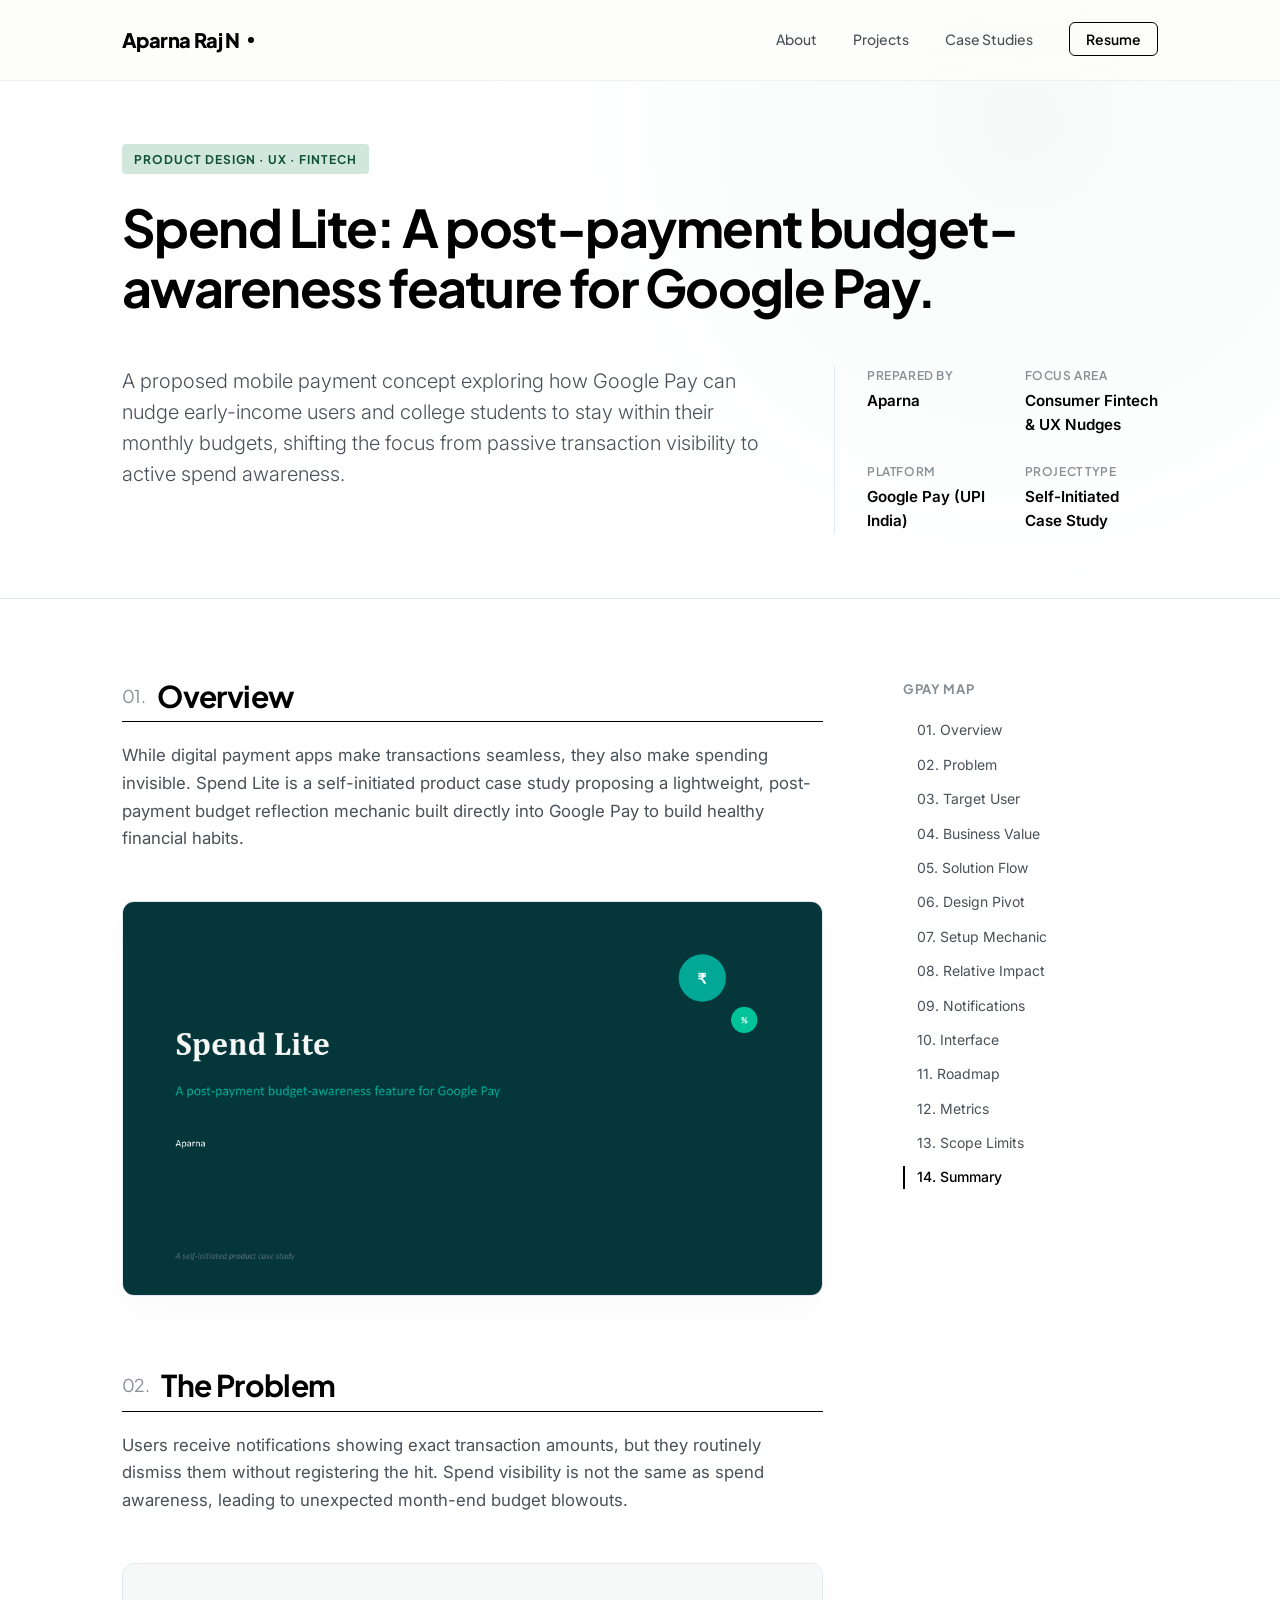
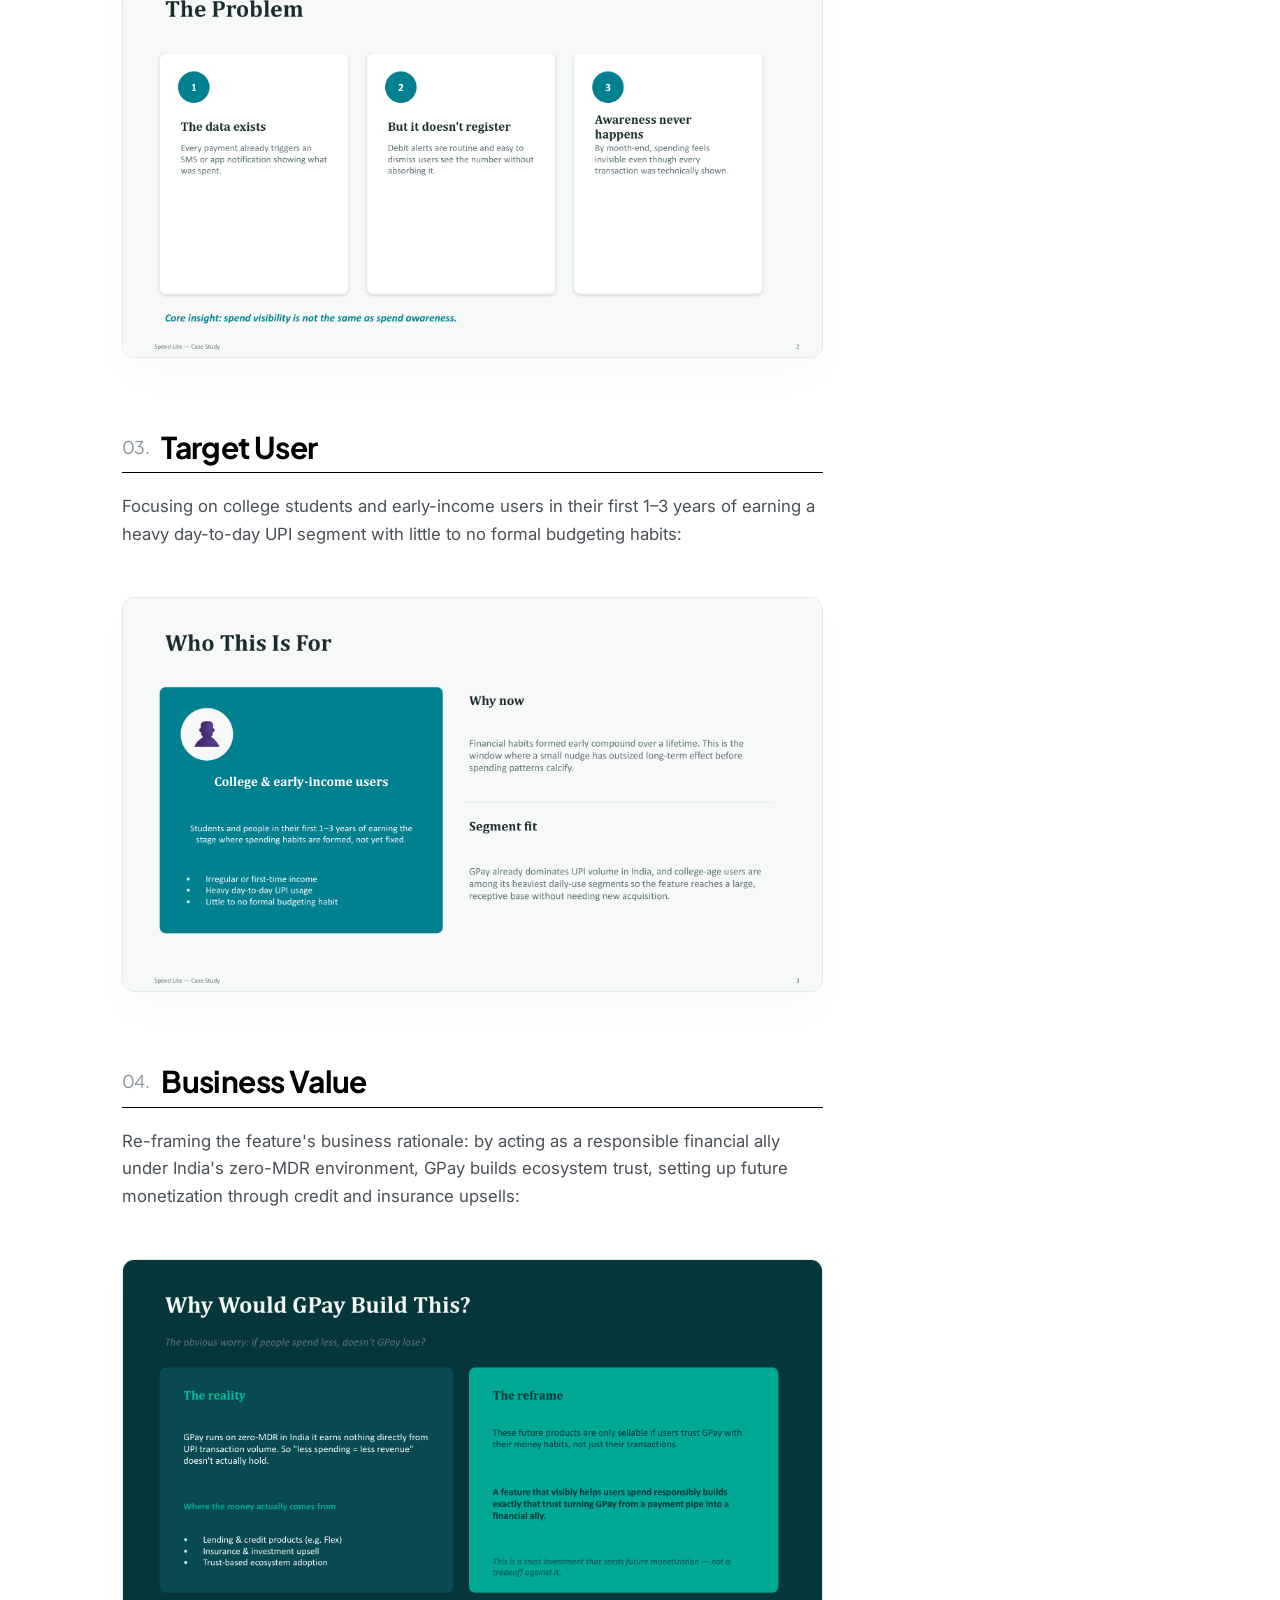
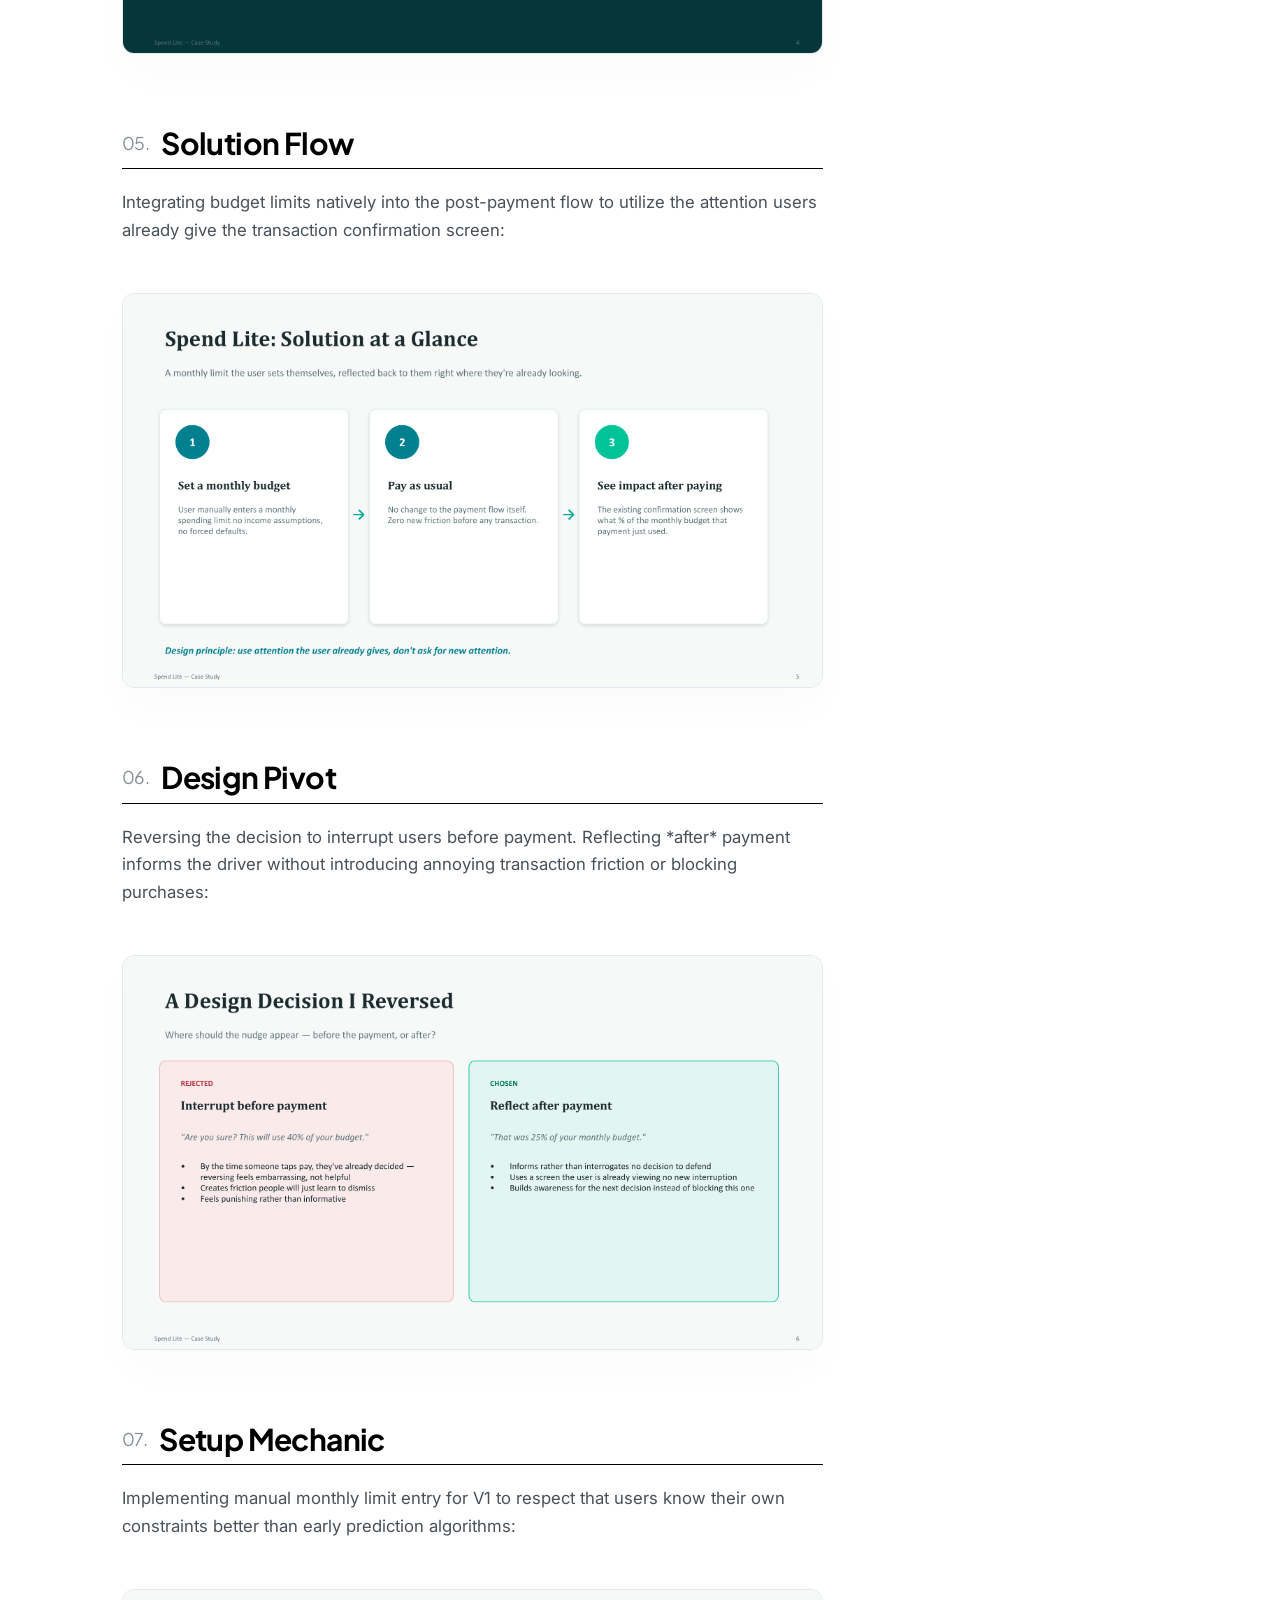
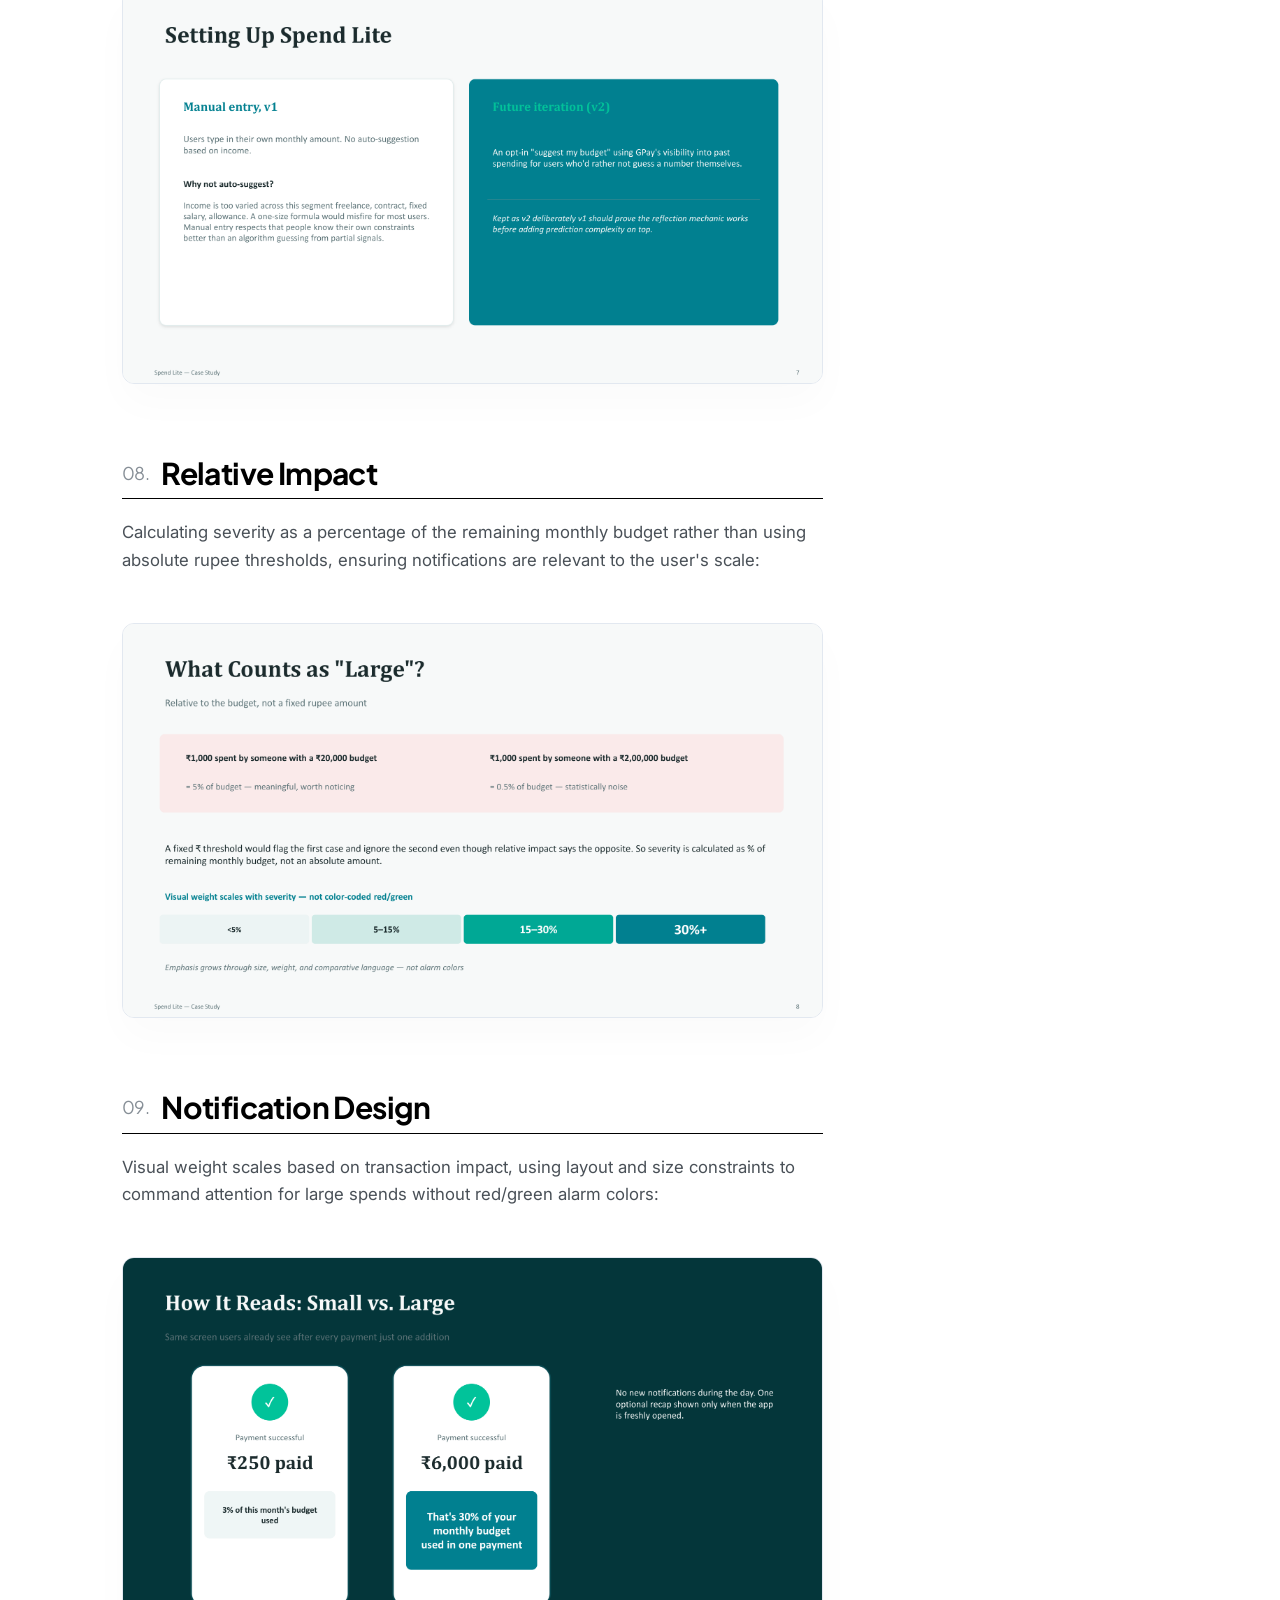
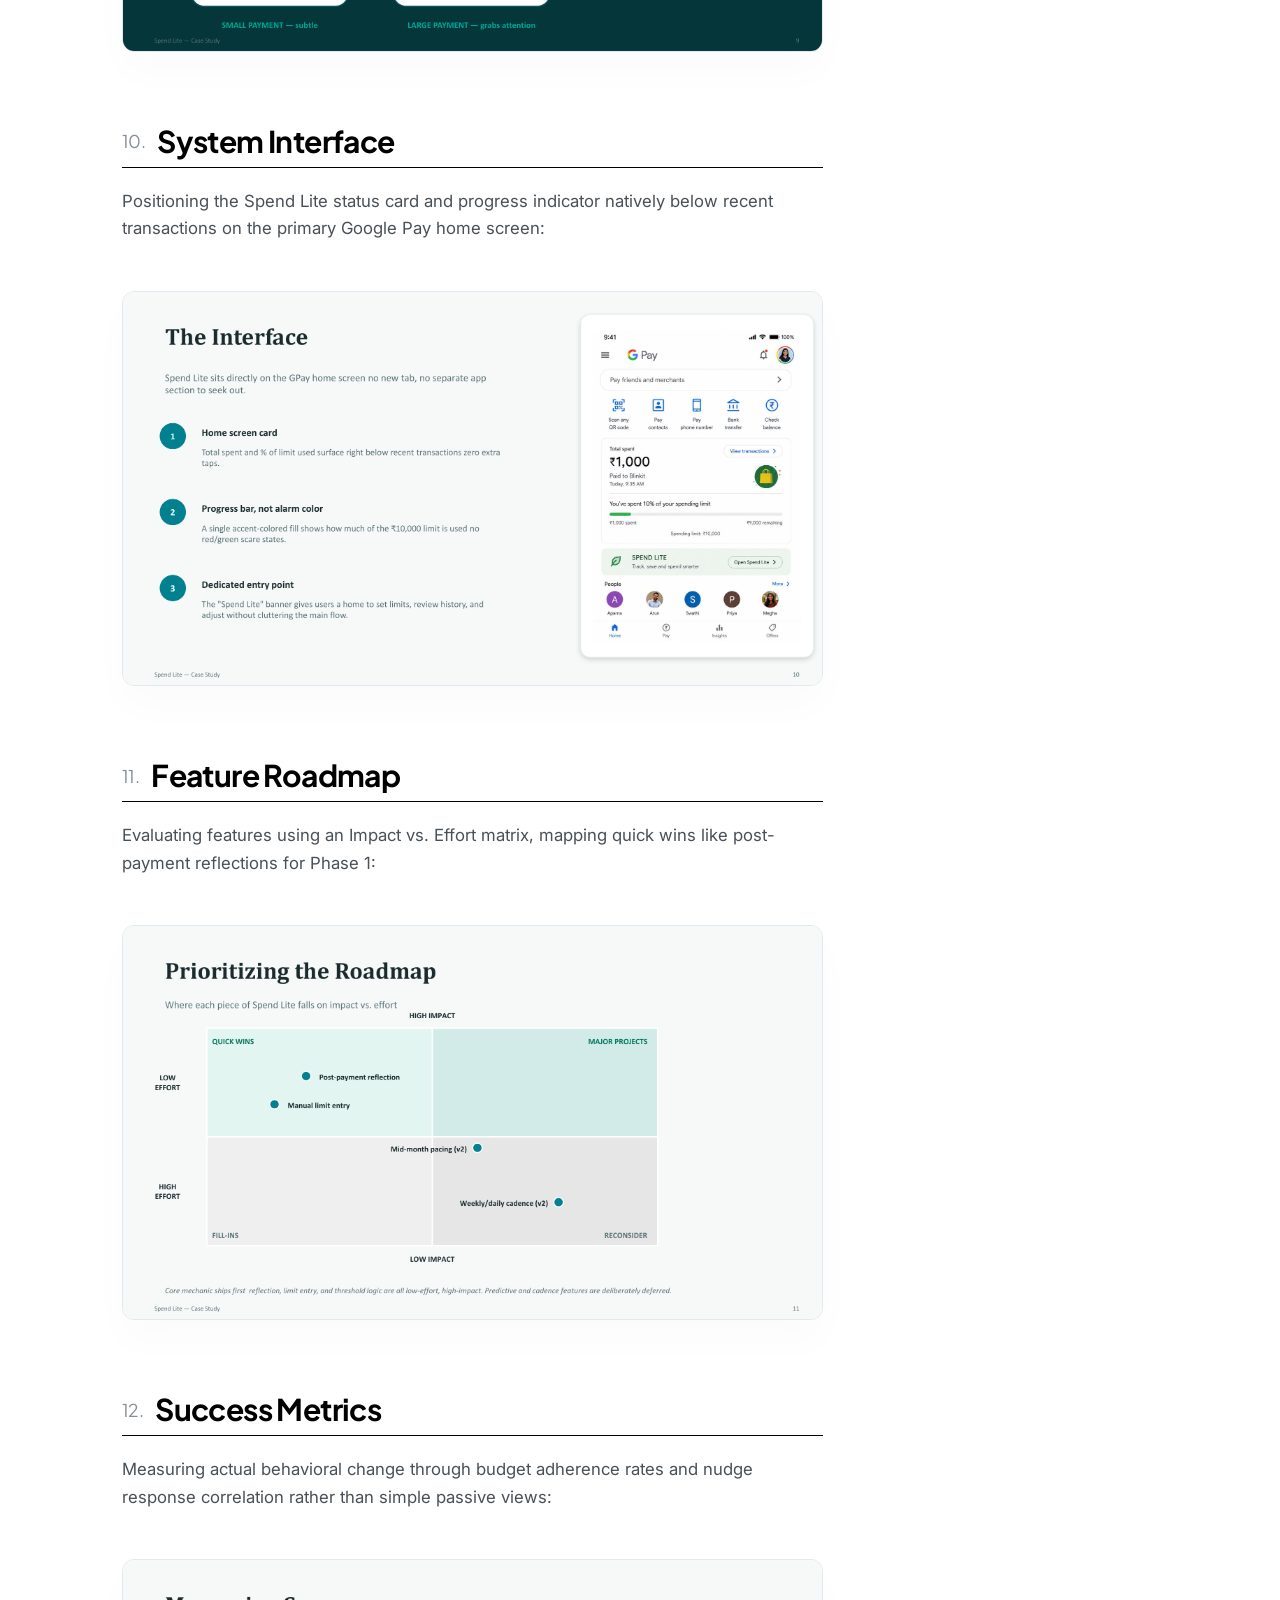
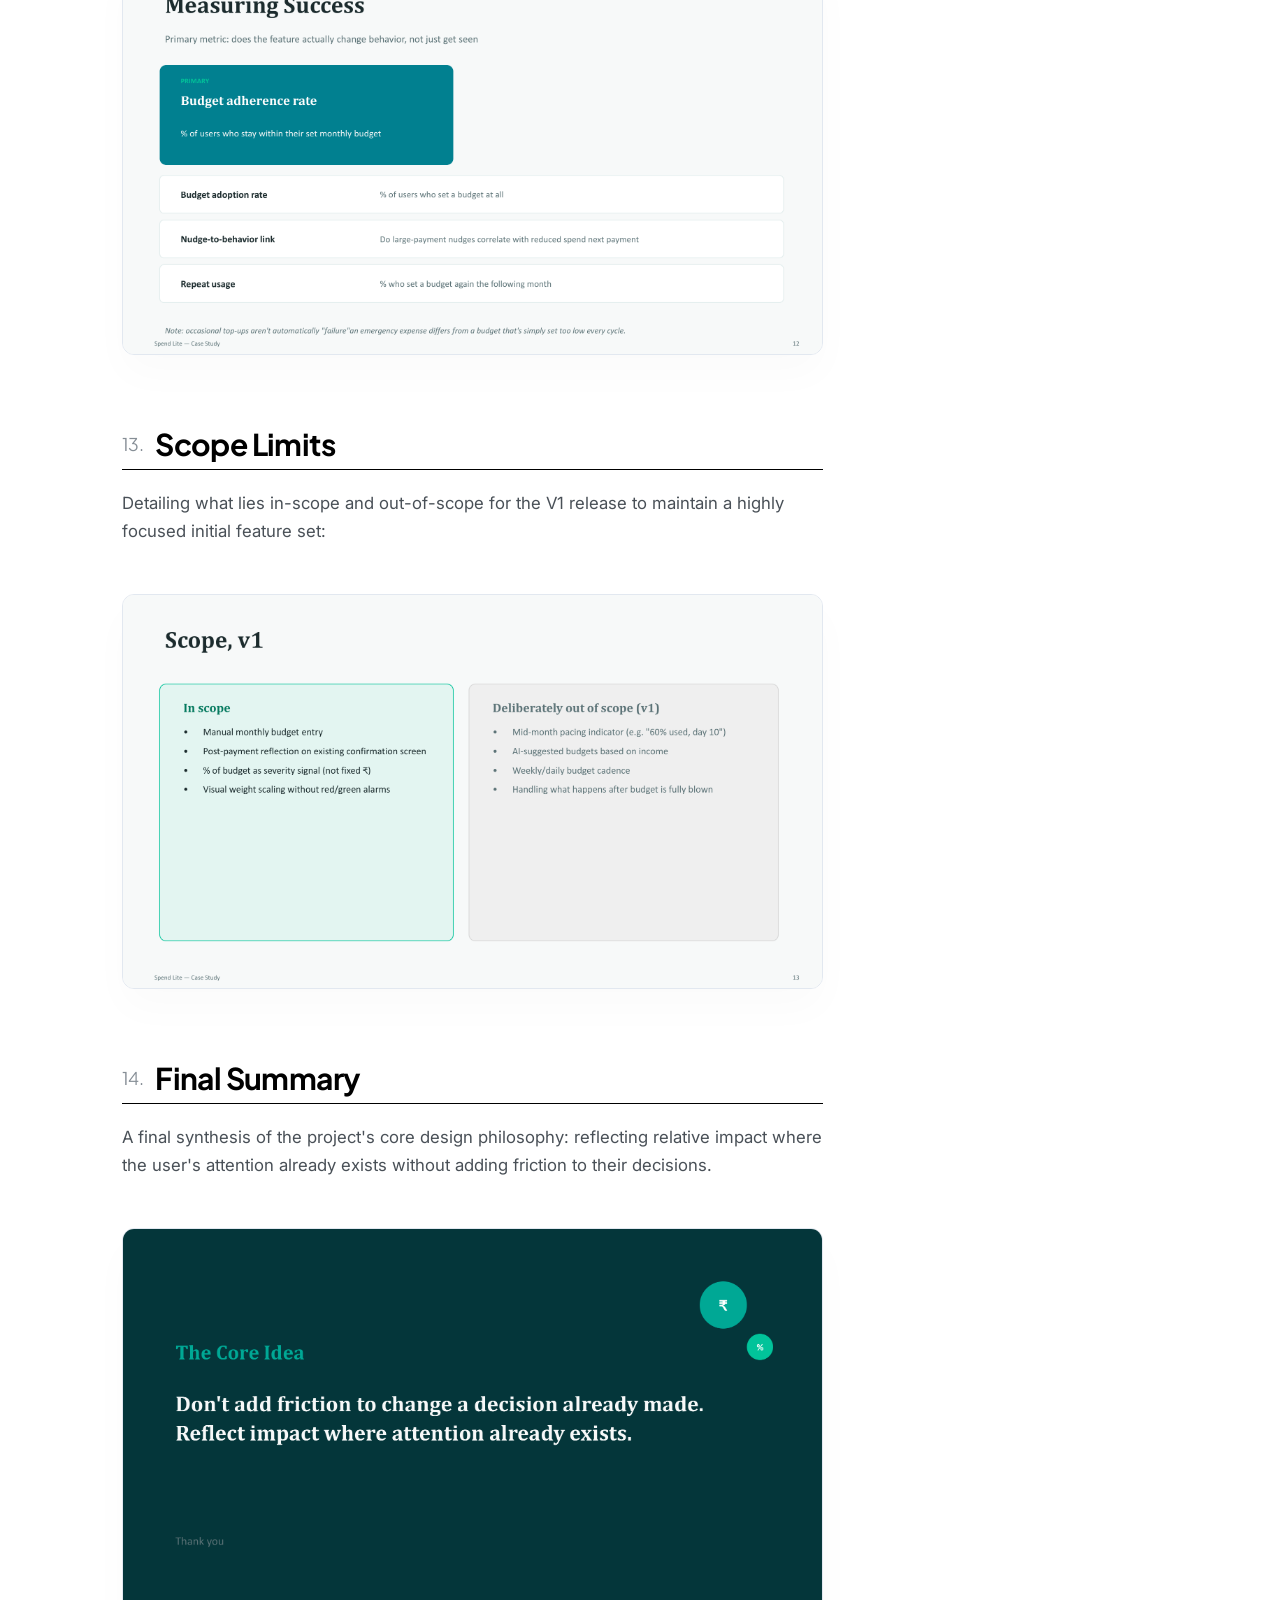
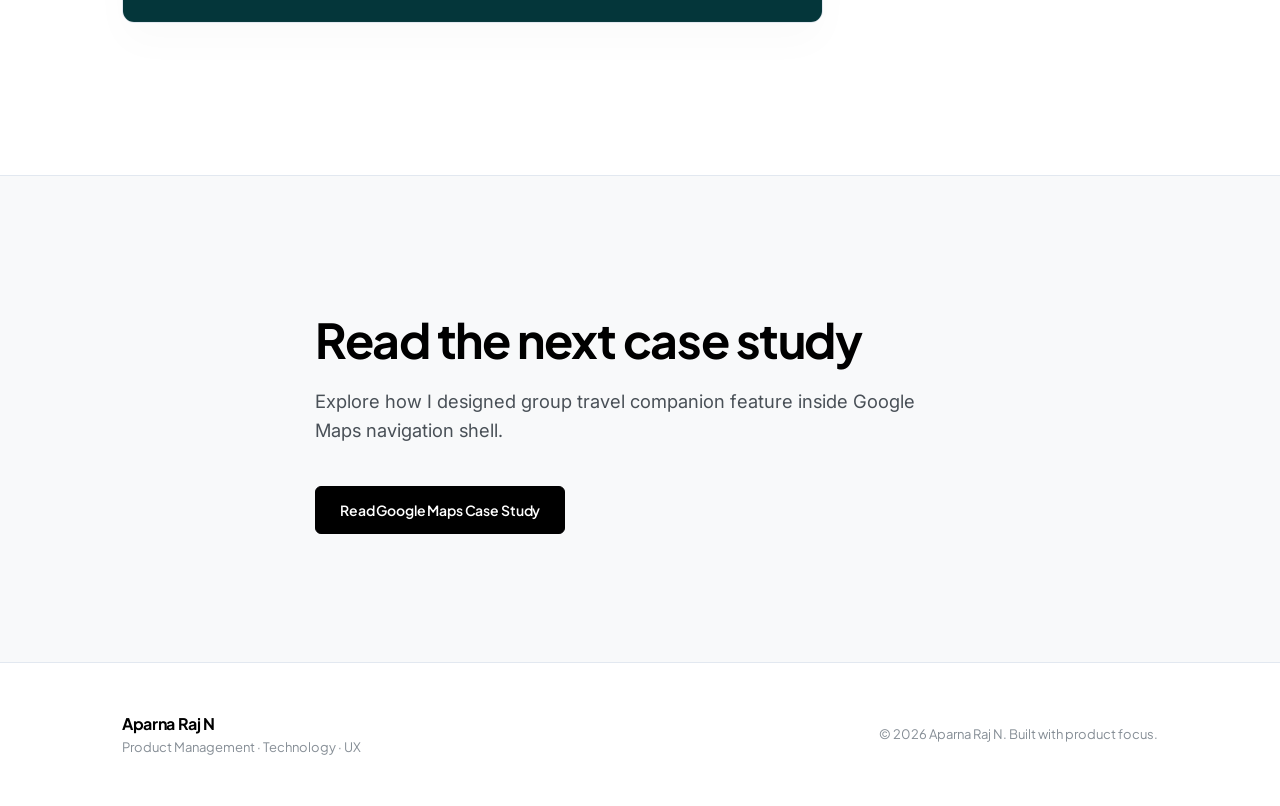
<file: case-study-gpay.html>
<!DOCTYPE html>
<html lang="en">
<head>
  <meta charset="UTF-8">
  <meta name="viewport" content="width=device-width, initial-scale=1.0">
  <title>Google Pay: Spend Lite | Aparna Raj N</title>
  <meta name="description" content="Product case study of Spend Lite: A budget-awareness feature for Google Pay by Aparna Raj N.">
  <link rel="stylesheet" href="style.css?v=1.2">
</head>
<body>

  <!-- PROGRESS BAR -->
  <div class="case-study-progress" id="scrollProgress"></div>

  <!-- NAVIGATION HEADER -->
  <header id="mainHeader" class="scrolled">
    <div class="container nav-container">
      <a href="index.html" class="logo">
        Aparna Raj N<span class="logo-dot"></span>
      </a>
      
      <button class="mobile-nav-toggle" id="menuToggle" aria-label="Toggle navigation menu">
        <span class="hamburger"></span>
      </button>

      <nav class="nav-menu-wrapper">
        <ul class="nav-menu" id="navMenu">
          <li><a href="index.html#about" class="nav-link">About</a></li>
          <li><a href="index.html#projects" class="nav-link">Projects</a></li>
          <li><a href="index.html#case-studies" class="nav-link">Case Studies</a></li>
          <li><a href="https://drive.google.com/file/d/1USYSel0F9WuFfnsyAz9Ry4dUullPHY07/view?usp=sharing" class="nav-resume-btn" target="_blank" rel="noopener">Resume</a></li>
          
        </ul>
      </nav>
    </div>
  </header>

  <!-- CASE STUDY HERO -->
  <section class="case-study-hero" style="background: radial-gradient(circle at 80% 20%, rgba(35, 95, 80, 0.03) 0%, transparent 50%);">
    <div class="container">
      <span class="case-study-tag" style="color: #0F5132; background-color: #D1E7DD;">Product Design · UX · Fintech</span>
      <h1>Spend Lite: A post-payment budget-awareness feature for Google Pay.</h1>
      
      <div class="case-study-intro-grid">
        <p class="case-study-summary">
          A proposed mobile payment concept exploring how Google Pay can nudge early-income users and college students to stay within their monthly budgets, shifting the focus from passive transaction visibility to active spend awareness.
        </p>
        
        <div class="case-study-metadata">
          <div>
            <div class="meta-item-label">Prepared By</div>
            <div class="meta-item-value">Aparna</div>
          </div>
          <div>
            <div class="meta-item-label">Focus Area</div>
            <div class="meta-item-value">Consumer Fintech & UX Nudges</div>
          </div>
          <div>
            <div class="meta-item-label">Platform</div>
            <div class="meta-item-value">Google Pay (UPI India)</div>
          </div>
          <div>
            <div class="meta-item-label">Project Type</div>
            <div class="meta-item-value">Self-Initiated Case Study</div>
          </div>
        </div>
      </div>
    </div>
  </section>

  <!-- CASE STUDY CONTAINER -->
  <div class="container">
    <div class="case-study-container">
      
      <main class="case-study-body">
        
        <!-- SECTION 1: OVERVIEW -->
        <section id="overview">
          <h2><span class="section-num">01.</span> Overview</h2>
          <p>
            While digital payment apps make transactions seamless, they also make spending invisible. Spend Lite is a self-initiated product case study proposing a lightweight, post-payment budget reflection mechanic built directly into Google Pay to build healthy financial habits.
          </p>
          <div class="case-study-image">
            <img src="asset5/gpay_slide1.png" alt="Spend Lite: A post-payment budget-awareness feature for Google Pay">
          </div>
        </section>

        <!-- SECTION 2: THE PROBLEM -->
        <section id="problem">
          <h2><span class="section-num">02.</span> The Problem</h2>
          <p>
            Users receive notifications showing exact transaction amounts, but they routinely dismiss them without registering the hit. Spend visibility is not the same as spend awareness, leading to unexpected month-end budget blowouts.
          </p>
          <div class="case-study-image">
            <img src="asset5/gpay_slide2.png" alt="The Problem: Spend visibility vs spend awareness">
          </div>
        </section>

        <!-- SECTION 3: TARGET USER -->
        <section id="user">
          <h2><span class="section-num">03.</span> Target User</h2>
          <p>
            Focusing on college students and early-income users in their first 1–3 years of earning a heavy day-to-day UPI segment with little to no formal budgeting habits:
          </p>
          <div class="case-study-image">
            <img src="asset5/gpay_slide3.png" alt="Who This Is For: College & early-income users">
          </div>
        </section>

        <!-- SECTION 4: BUSINESS VALUE -->
        <section id="business-value">
          <h2><span class="section-num">04.</span> Business Value</h2>
          <p>
            Re-framing the feature's business rationale: by acting as a responsible financial ally under India's zero-MDR environment, GPay builds ecosystem trust, setting up future monetization through credit and insurance upsells:
          </p>
          <div class="case-study-image">
            <img src="asset5/gpay_slide4.png" alt="Why Would GPay Build This? A trust investment">
          </div>
        </section>

        <!-- SECTION 5: SOLUTION FLOW -->
        <section id="solution-flow">
          <h2><span class="section-num">05.</span> Solution Flow</h2>
          <p>
            Integrating budget limits natively into the post-payment flow to utilize the attention users already give the transaction confirmation screen:
          </p>
          <div class="case-study-image">
            <img src="asset5/gpay_slide5.png" alt="Spend Lite: Solution at a Glance">
          </div>
        </section>

        <!-- SECTION 6: DESIGN PIVOT -->
        <section id="design-pivot">
          <h2><span class="section-num">06.</span> Design Pivot</h2>
          <p>
            Reversing the decision to interrupt users before payment. Reflecting *after* payment informs the driver without introducing annoying transaction friction or blocking purchases:
          </p>
          <div class="case-study-image">
            <img src="asset5/gpay_slide6.png" alt="A Design Decision I Reversed: Interrupt before vs. Reflect after">
          </div>
        </section>

        <!-- SECTION 7: SETUP MECHANIC -->
        <section id="setup-mechanic">
          <h2><span class="section-num">07.</span> Setup Mechanic</h2>
          <p>
            Implementing manual monthly limit entry for V1 to respect that users know their own constraints better than early prediction algorithms:
          </p>
          <div class="case-study-image">
            <img src="asset5/gpay_slide7.png" alt="Setting Up Spend Lite: Manual entry vs auto-suggest">
          </div>
        </section>

        <!-- SECTION 8: RELATIVE IMPACT -->
        <section id="relative-impact">
          <h2><span class="section-num">08.</span> Relative Impact</h2>
          <p>
            Calculating severity as a percentage of the remaining monthly budget rather than using absolute rupee thresholds, ensuring notifications are relevant to the user's scale:
          </p>
          <div class="case-study-image">
            <img src="asset5/gpay_slide8.png" alt="What Counts as Large: Relative budget calculation">
          </div>
        </section>

        <!-- SECTION 9: NOTIFICATION DESIGN -->
        <section id="notification-design">
          <h2><span class="section-num">09.</span> Notification Design</h2>
          <p>
            Visual weight scales based on transaction impact, using layout and size constraints to command attention for large spends without red/green alarm colors:
          </p>
          <div class="case-study-image">
            <img src="asset5/gpay_slide9.png" alt="How It Reads: Small vs. Large payments">
          </div>
        </section>

        <!-- SECTION 10: SYSTEM INTERFACE -->
        <section id="interface">
          <h2><span class="section-num">10.</span> System Interface</h2>
          <p>
            Positioning the Spend Lite status card and progress indicator natively below recent transactions on the primary Google Pay home screen:
          </p>
          <div class="case-study-image">
            <img src="asset5/gpay_slide10.png" alt="The Interface: Integration on GPay home screen">
          </div>
        </section>

        <!-- SECTION 11: FEATURE ROADMAP -->
        <section id="roadmap">
          <h2><span class="section-num">11.</span> Feature Roadmap</h2>
          <p>
            Evaluating features using an Impact vs. Effort matrix, mapping quick wins like post-payment reflections for Phase 1:
          </p>
          <div class="case-study-image">
            <img src="asset5/gpay_slide11.png" alt="Prioritizing the Roadmap: Impact vs Effort matrix">
          </div>
        </section>

        <!-- SECTION 12: SUCCESS METRICS -->
        <section id="metrics">
          <h2><span class="section-num">12.</span> Success Metrics</h2>
          <p>
            Measuring actual behavioral change through budget adherence rates and nudge response correlation rather than simple passive views:
          </p>
          <div class="case-study-image">
            <img src="asset5/gpay_slide12.png" alt="Measuring Success: Behavioral metrics">
          </div>
        </section>

        <!-- SECTION 13: SCOPE LIMITS -->
        <section id="scope-limits">
          <h2><span class="section-num">13.</span> Scope Limits</h2>
          <p>
            Detailing what lies in-scope and out-of-scope for the V1 release to maintain a highly focused initial feature set:
          </p>
          <div class="case-study-image">
            <img src="asset5/gpay_slide13.png" alt="Scope v1: In-scope vs out-of-scope">
          </div>
        </section>

        <!-- SECTION 14: FINAL SUMMARY -->
        <section id="summary">
          <h2><span class="section-num">14.</span> Final Summary</h2>
          <p>
            A final synthesis of the project's core design philosophy: reflecting relative impact where the user's attention already exists without adding friction to their decisions.
          </p>
          <div class="case-study-image">
            <img src="asset5/gpay_slide14.png" alt="The Core Idea Summary">
          </div>
        </section>

      </main>

      <!-- Sticky Sidebar TOC -->
      <aside class="case-study-sidebar">
        <div class="sidebar-title">GPay Map</div>
        <ul class="sidebar-toc">
          <li><a href="#overview" class="toc-link active">01. Overview</a></li>
          <li><a href="#problem" class="toc-link">02. Problem</a></li>
          <li><a href="#user" class="toc-link">03. Target User</a></li>
          <li><a href="#business-value" class="toc-link">04. Business Value</a></li>
          <li><a href="#solution-flow" class="toc-link">05. Solution Flow</a></li>
          <li><a href="#design-pivot" class="toc-link">06. Design Pivot</a></li>
          <li><a href="#setup-mechanic" class="toc-link">07. Setup Mechanic</a></li>
          <li><a href="#relative-impact" class="toc-link">08. Relative Impact</a></li>
          <li><a href="#notification-design" class="toc-link">09. Notifications</a></li>
          <li><a href="#interface" class="toc-link">10. Interface</a></li>
          <li><a href="#roadmap" class="toc-link">11. Roadmap</a></li>
          <li><a href="#metrics" class="toc-link">12. Metrics</a></li>
          <li><a href="#scope-limits" class="toc-link">13. Scope Limits</a></li>
          <li><a href="#summary" class="toc-link">14. Summary</a></li>
        </ul>
      </aside>

    </div>
  </div>

  <!-- CONTACT FOOTER -->
  <section class="section-padding contact" style="background-color: var(--bg-secondary); border-top: 1px solid var(--border-color);">
    <div class="container">
      <div class="contact-box">
        <h2>Read the next case study</h2>
        <p>Explore how I designed group travel companion feature inside Google Maps navigation shell.</p>
        <a href="case-study-googlemaps.html" class="btn btn-primary">Read Google Maps Case Study</a>
      </div>
    </div>
  </section>

  <!-- FOOTER -->
  <footer>
    <div class="container footer-container">
      <div>
        <div class="footer-brand">Aparna Raj N</div>
        <div class="footer-subtitle">Product Management · Technology · UX</div>
      </div>
      <div class="footer-copy">
        &copy; 2026 Aparna Raj N. Built with product focus.
      </div>
    </div>
  </footer>

  <script src="main.js"></script>
</body>
</html>
</file>
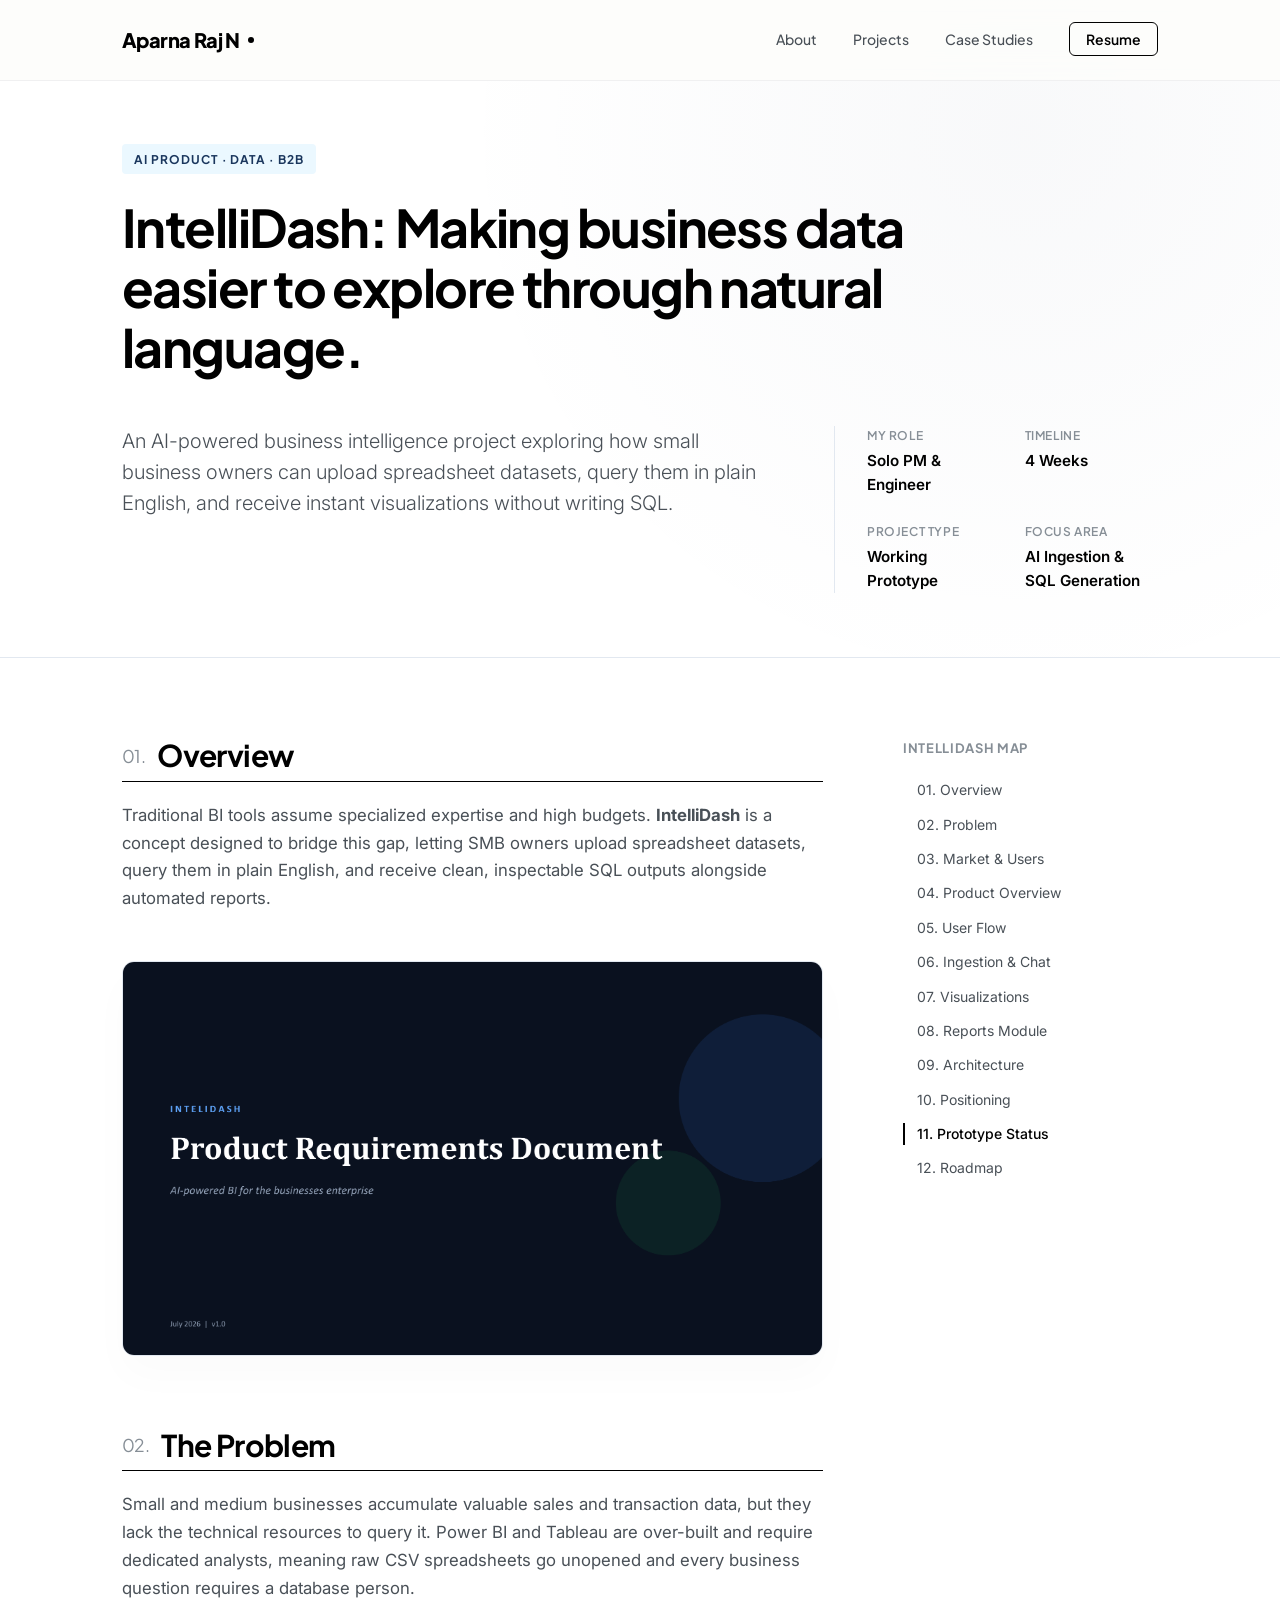
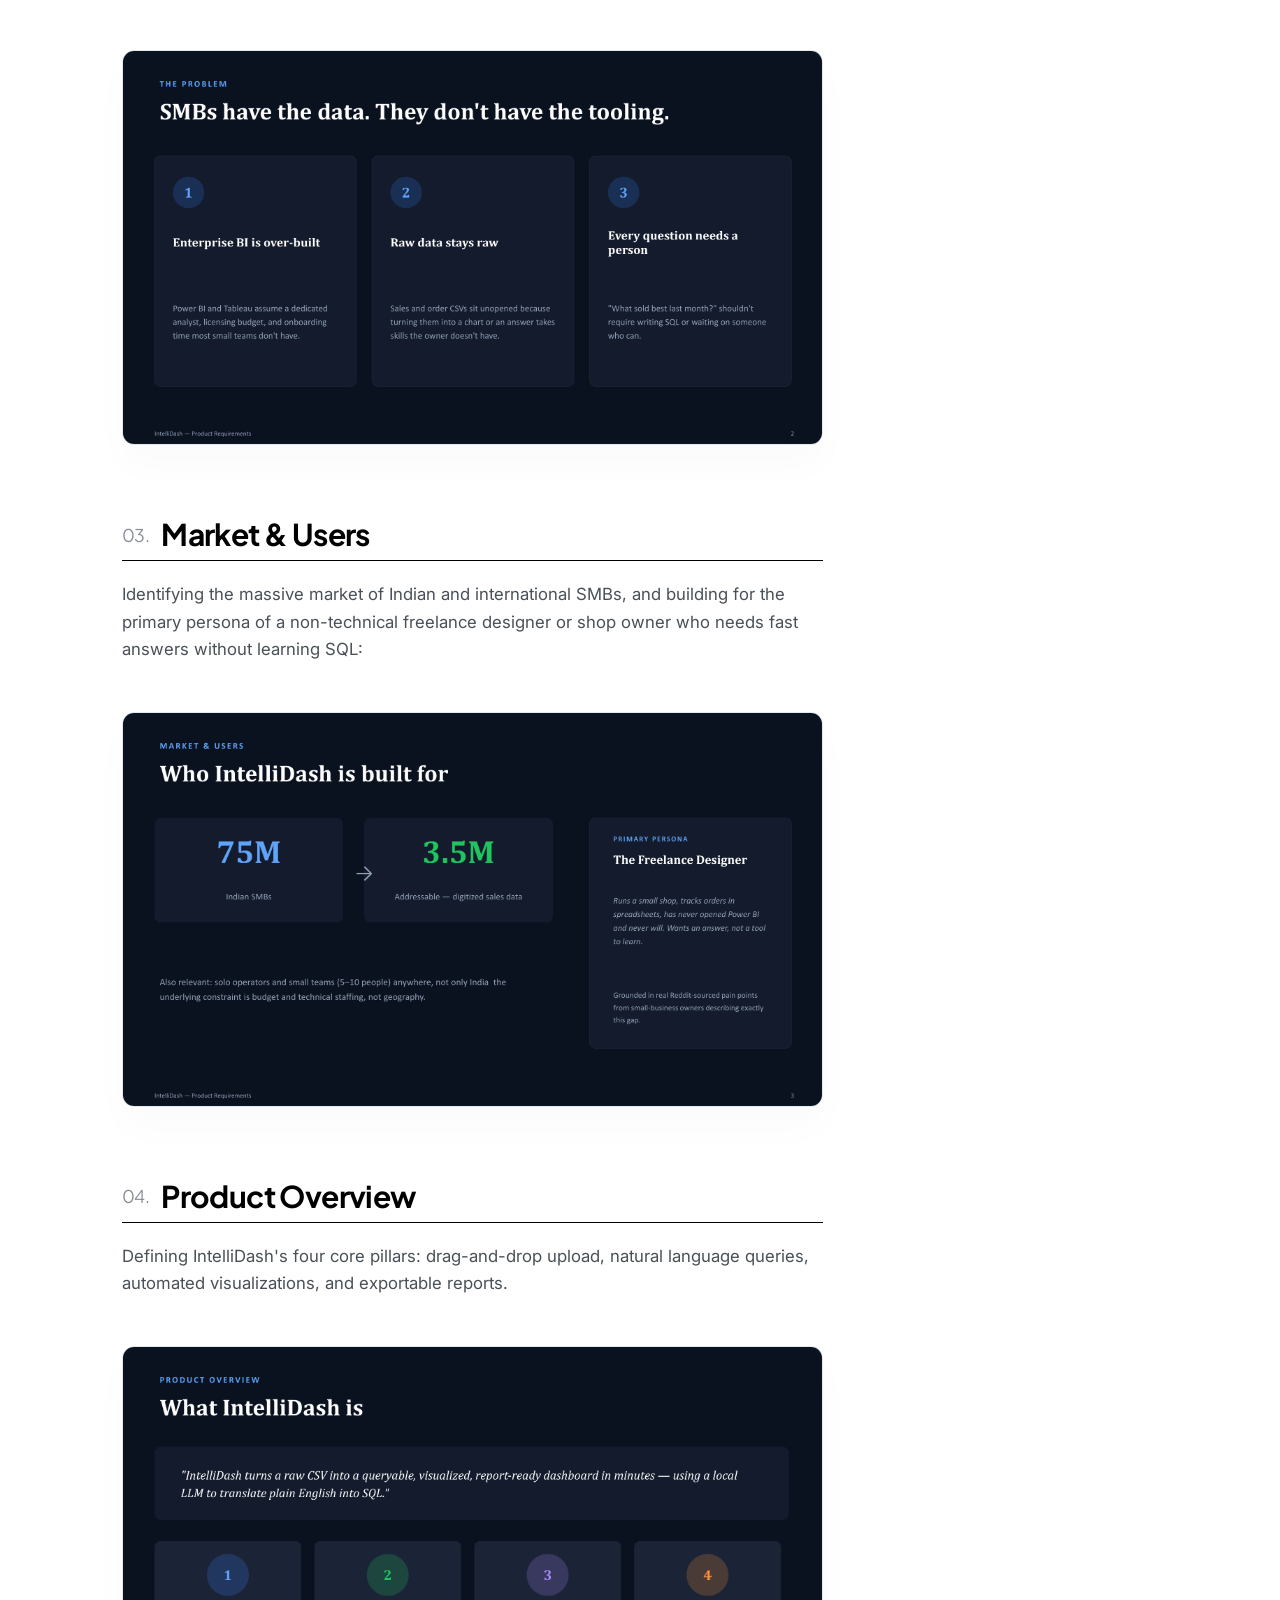
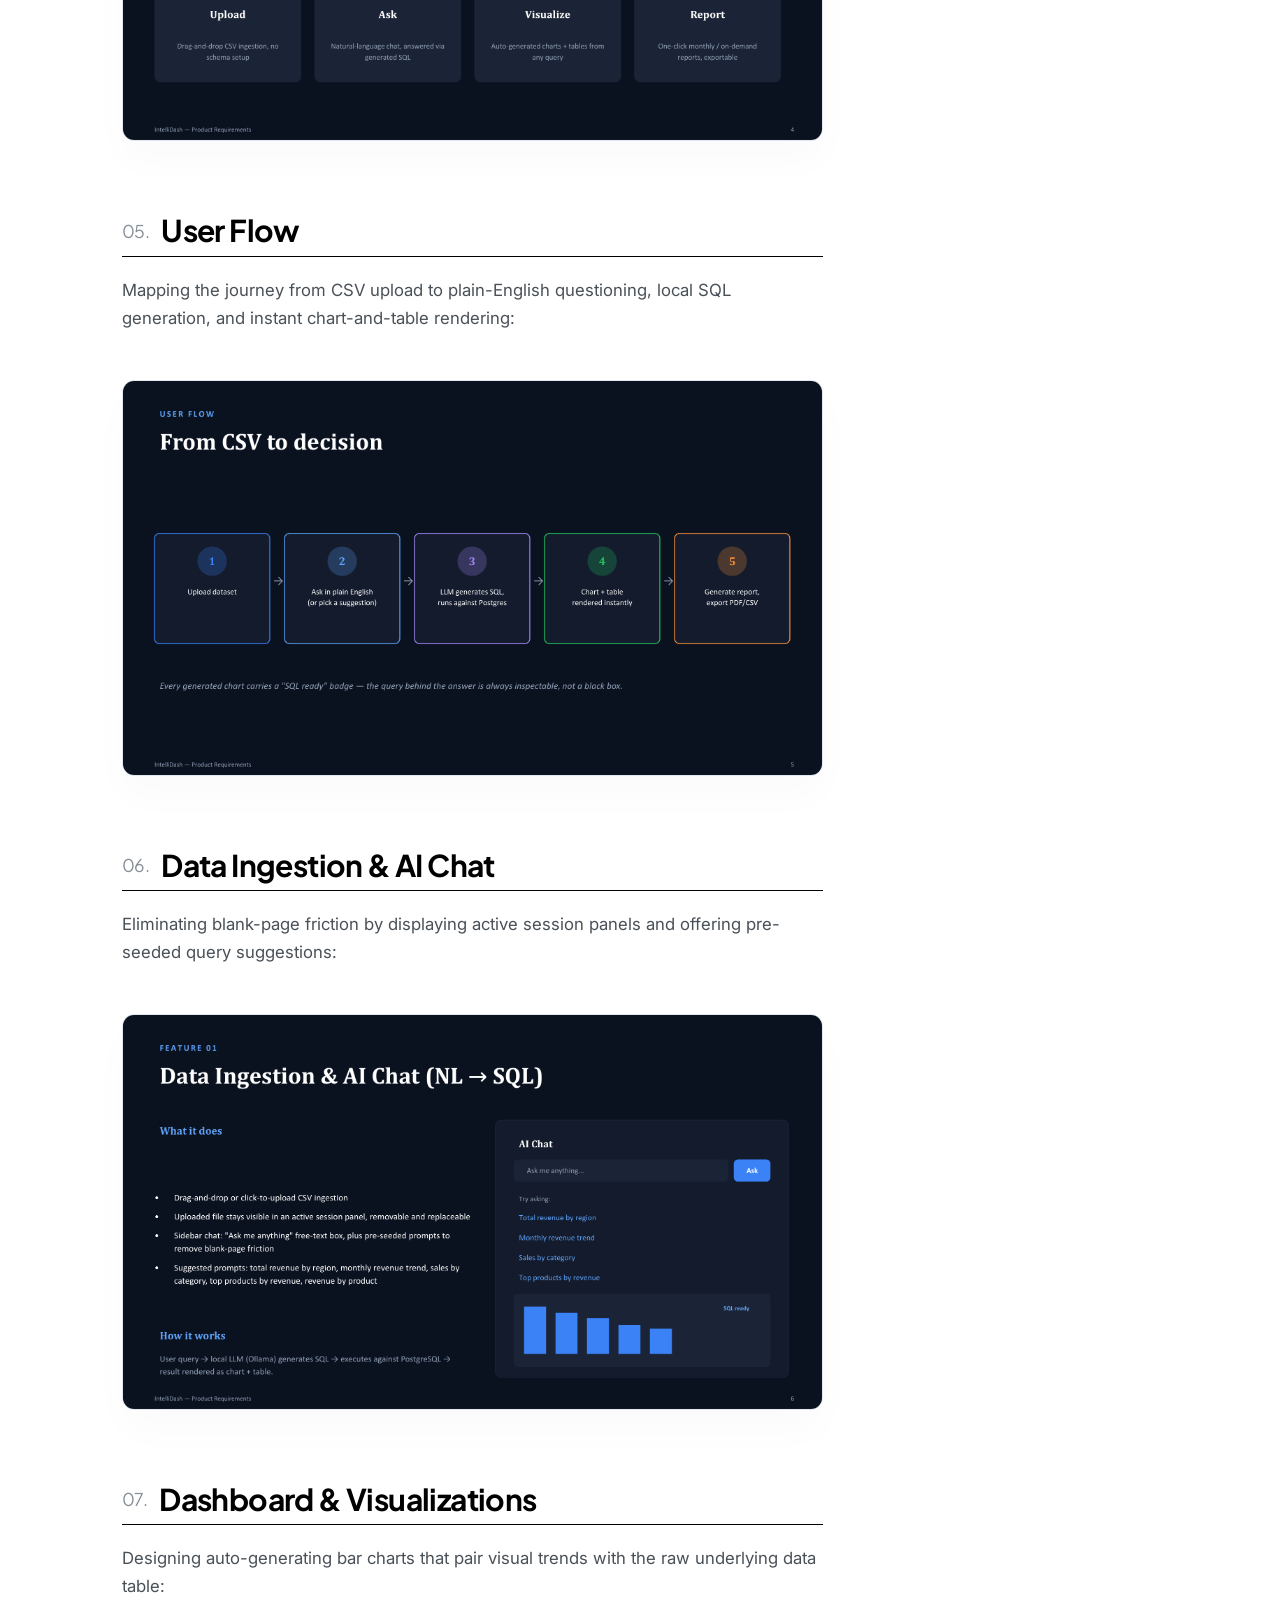
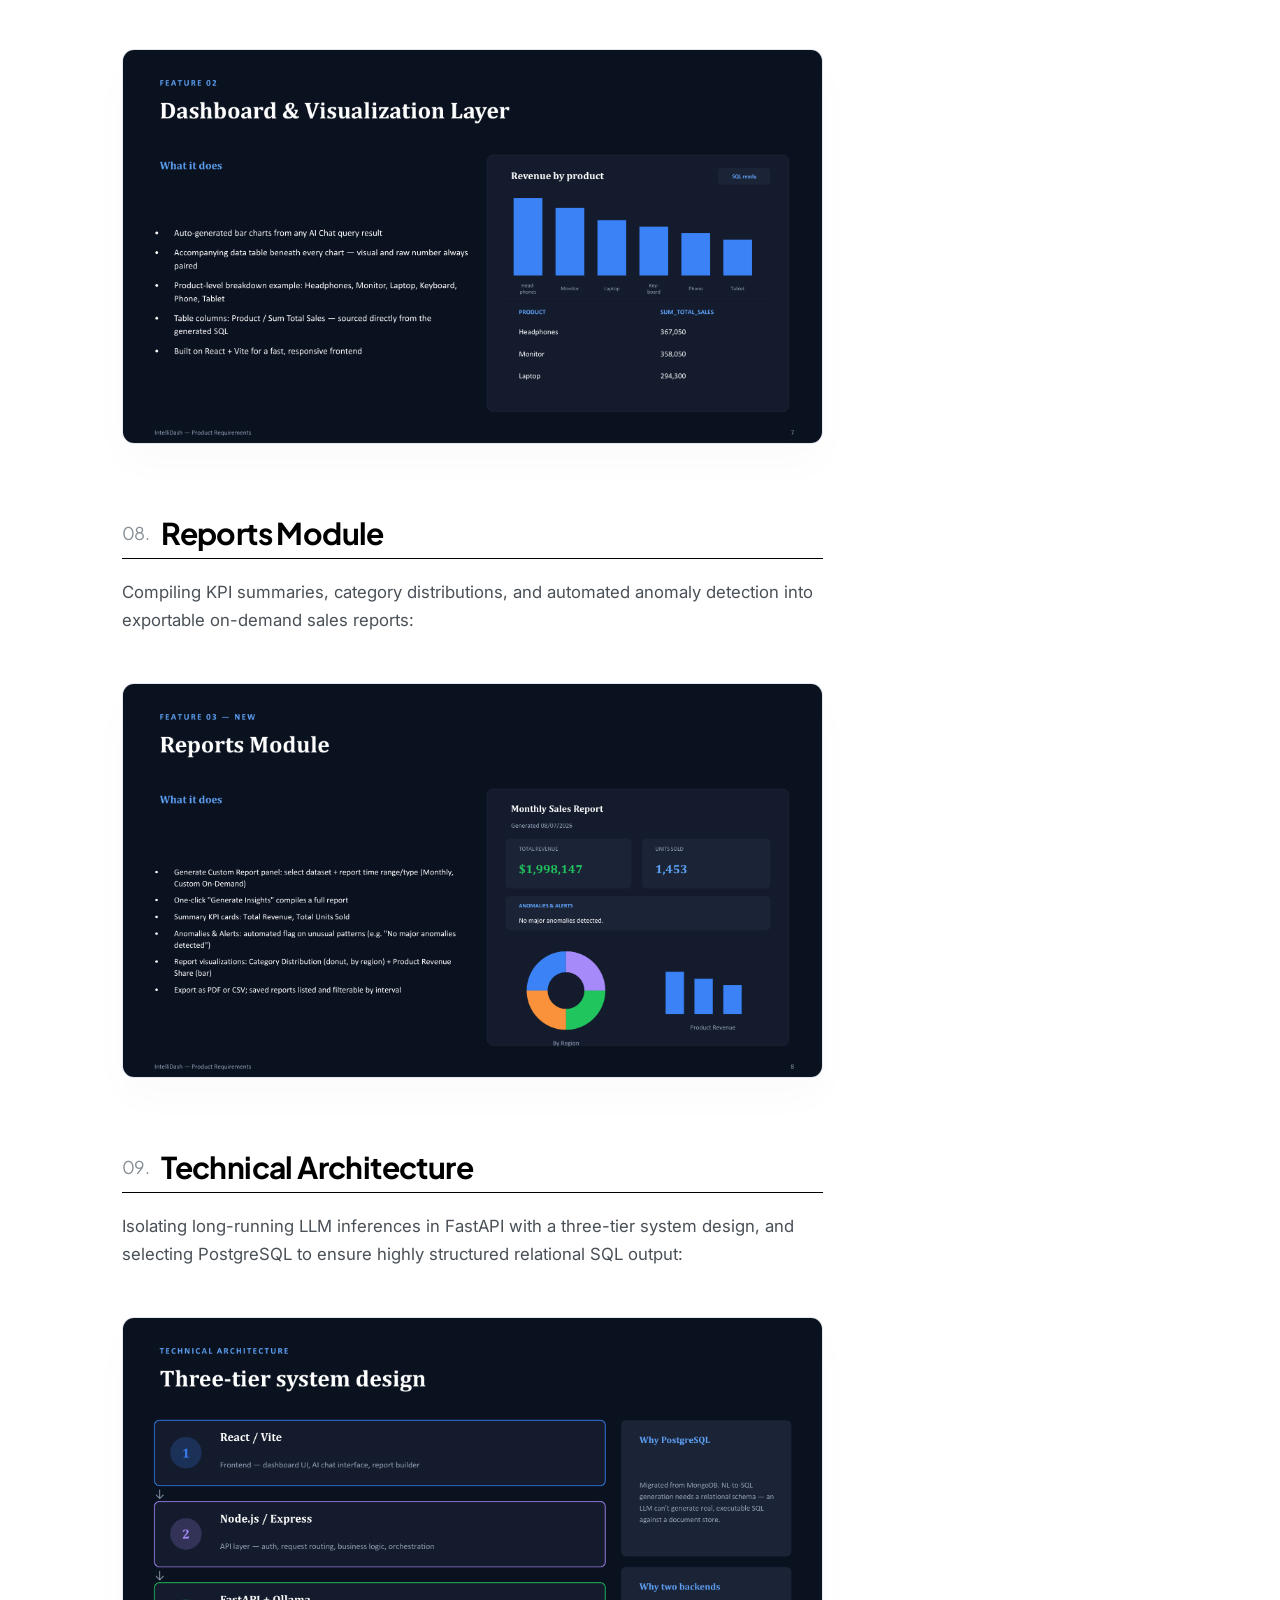
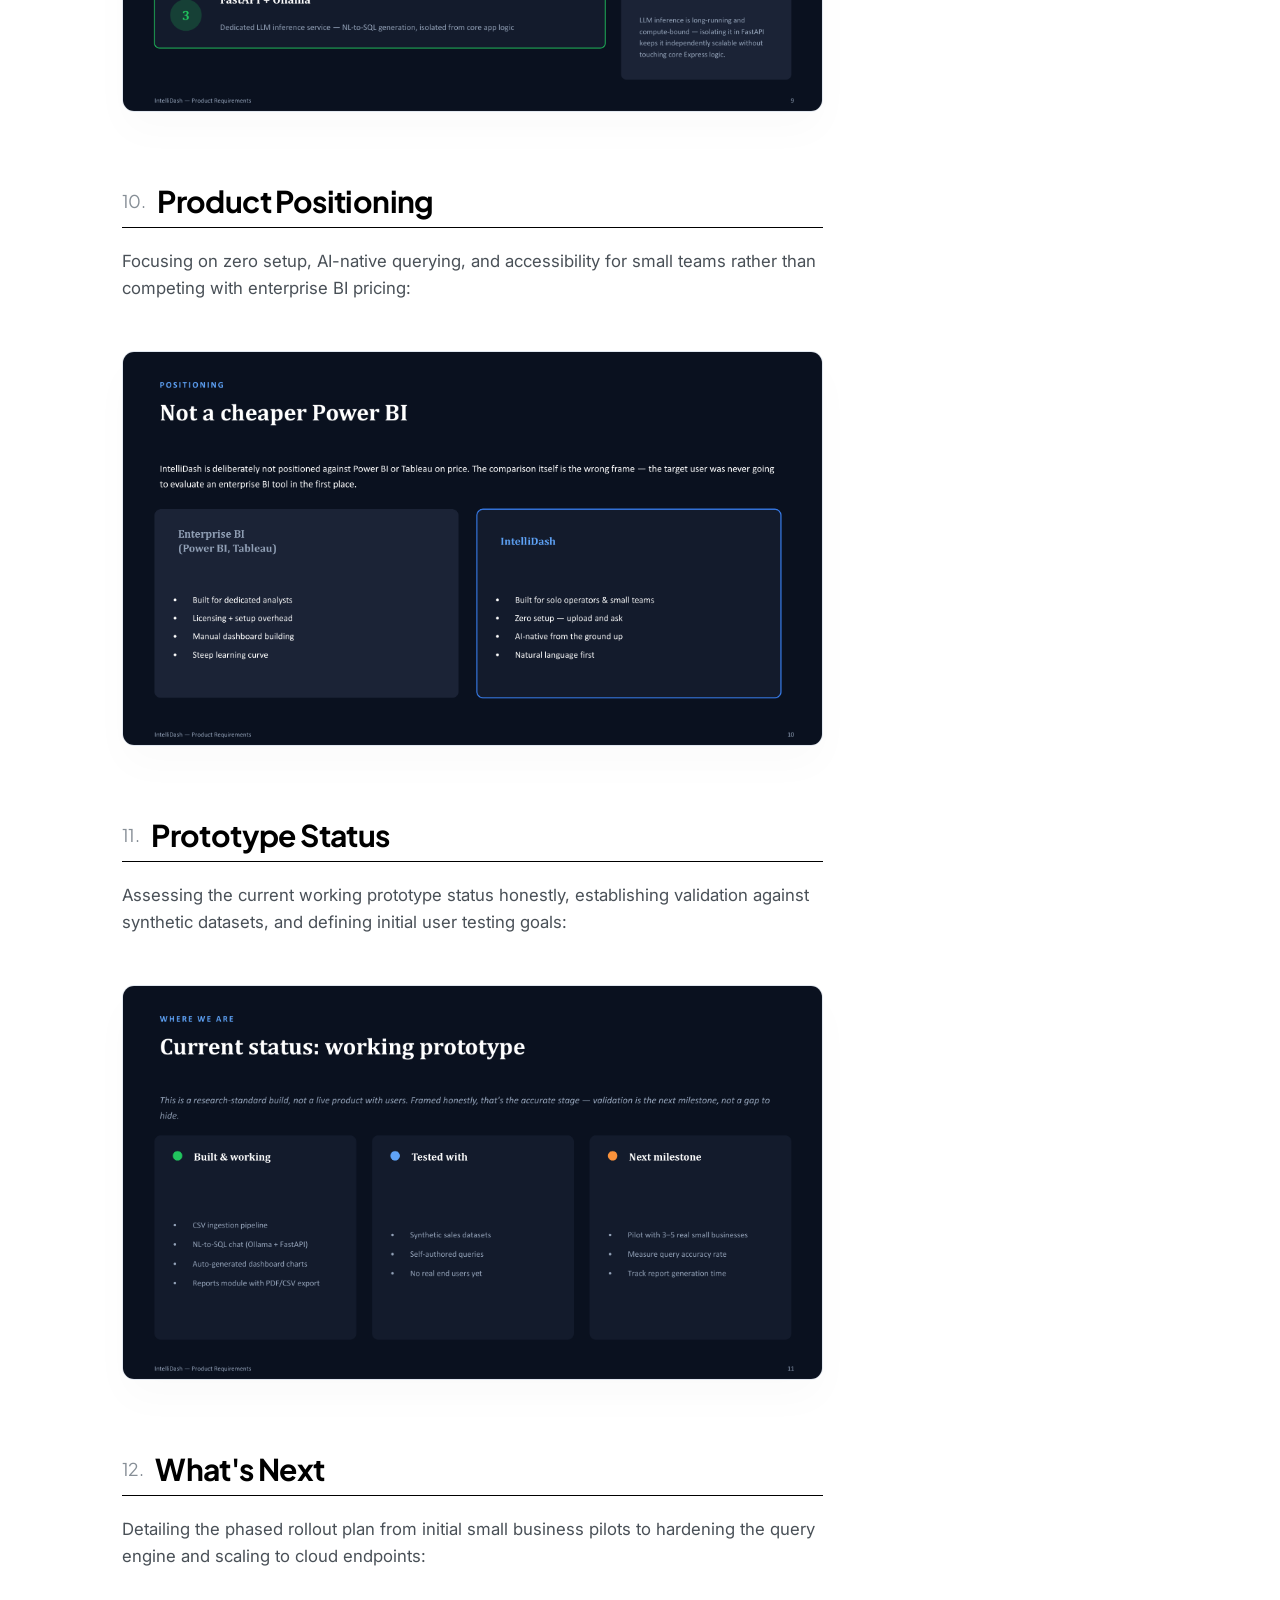
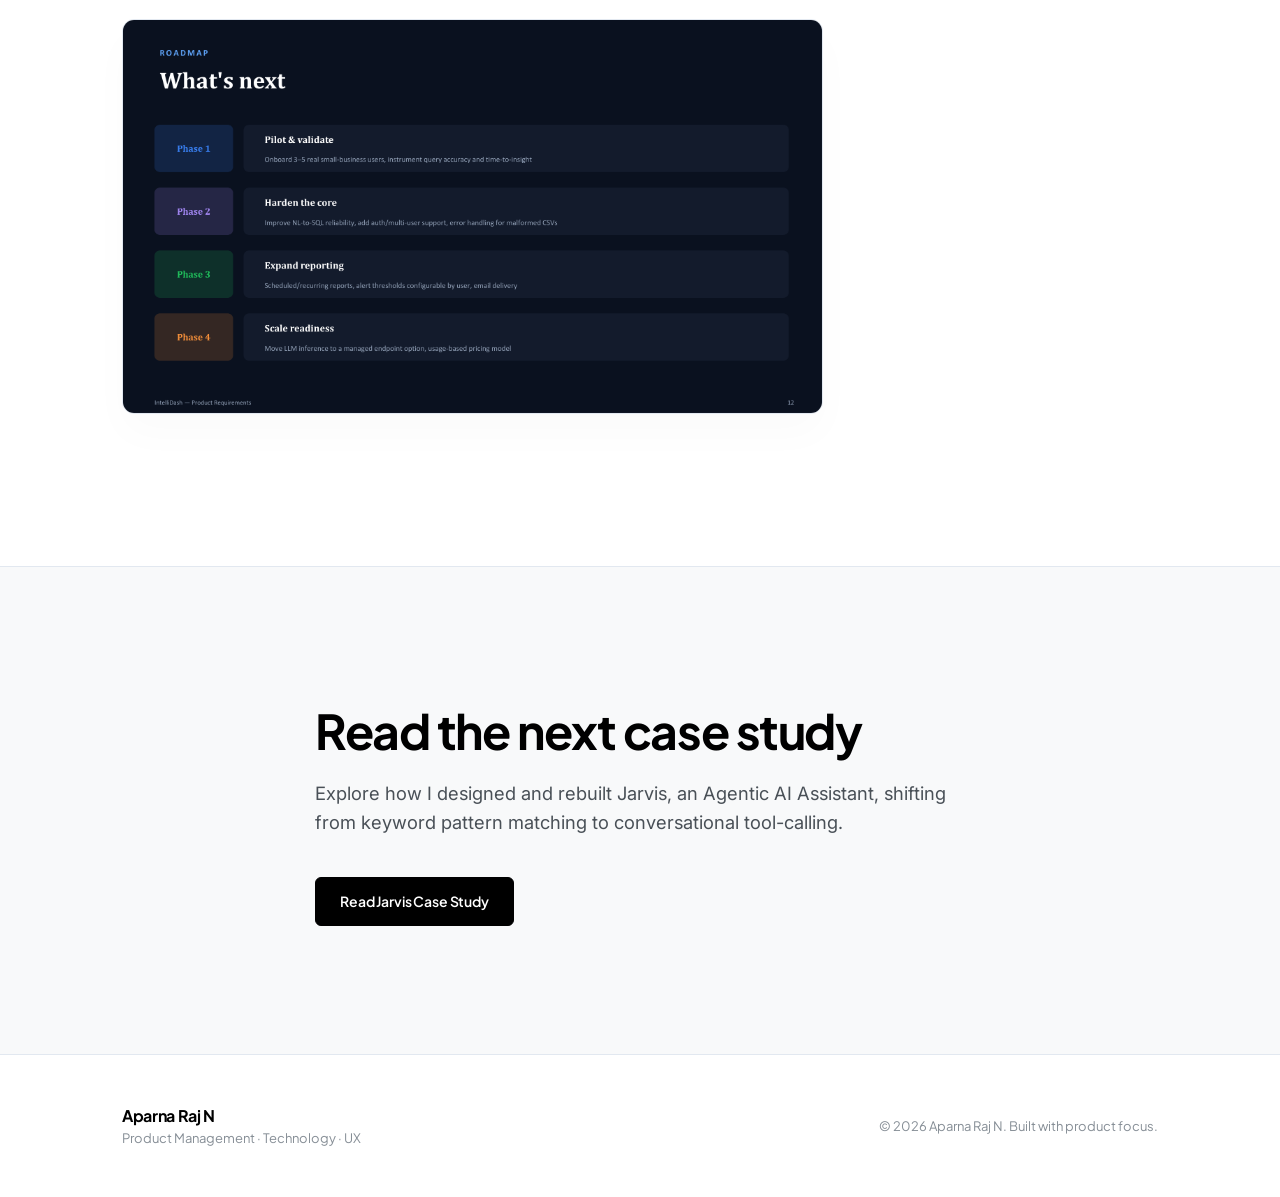
<file: case-study-intellidash.html>
<!DOCTYPE html>
<html lang="en">
<head>
  <meta charset="UTF-8">
  <meta name="viewport" content="width=device-width, initial-scale=1.0">
  <title>IntelliDash Case Study | Aparna Raj N</title>
  <meta name="description" content="AI Product case study of IntelliDash: Natural language BI tool for SMBs. By Aparna Raj N.">
  <link rel="stylesheet" href="style.css?v=1.2">
</head>
<body>

  <!-- PROGRESS BAR -->
  <div class="case-study-progress" id="scrollProgress"></div>

  <!-- NAVIGATION HEADER -->
  <header id="mainHeader" class="scrolled">
    <div class="container nav-container">
      <a href="index.html" class="logo">
        Aparna Raj N<span class="logo-dot"></span>
      </a>
      
      <button class="mobile-nav-toggle" id="menuToggle" aria-label="Toggle navigation menu">
        <span class="hamburger"></span>
      </button>

      <nav class="nav-menu-wrapper">
        <ul class="nav-menu" id="navMenu">
          <li><a href="index.html#about" class="nav-link">About</a></li>
          <li><a href="index.html#projects" class="nav-link">Projects</a></li>
          <li><a href="index.html#case-studies" class="nav-link">Case Studies</a></li>
          <li><a href="https://drive.google.com/file/d/1USYSel0F9WuFfnsyAz9Ry4dUullPHY07/view?usp=sharing" class="nav-resume-btn" target="_blank" rel="noopener">Resume</a></li>
          
        </ul>
      </nav>
    </div>
  </header>

  <!-- CASE STUDY HERO -->
  <section class="case-study-hero" style="background: radial-gradient(circle at 80% 20%, rgba(35, 55, 95, 0.03) 0%, transparent 50%);">
    <div class="container">
      <span class="case-study-tag" style="color: #1A365D; background-color: #EBF8FF;">AI Product · Data · B2B</span>
      <h1>IntelliDash: Making business data easier to explore through natural language.</h1>
      
      <div class="case-study-intro-grid">
        <p class="case-study-summary">
          An AI-powered business intelligence project exploring how small business owners can upload spreadsheet datasets, query them in plain English, and receive instant visualizations without writing SQL.
        </p>
        
        <div class="case-study-metadata">
          <div>
            <div class="meta-item-label">My Role</div>
            <div class="meta-item-value">Solo PM & Engineer</div>
          </div>
          <div>
            <div class="meta-item-label">Timeline</div>
            <div class="meta-item-value">4 Weeks</div>
          </div>
          <div>
            <div class="meta-item-label">Project Type</div>
            <div class="meta-item-value">Working Prototype</div>
          </div>
          <div>
            <div class="meta-item-label">Focus Area</div>
            <div class="meta-item-value">AI Ingestion & SQL Generation</div>
          </div>
        </div>
      </div>
    </div>
  </section>

  <!-- CASE STUDY CONTENT -->
  <div class="container">
    <div class="case-study-container">
      
      <main class="case-study-body">
        
        <!-- SECTION 1: OVERVIEW -->
        <section id="overview">
          <h2><span class="section-num">01.</span> Overview</h2>
          <p>
            Traditional BI tools assume specialized expertise and high budgets. <strong>IntelliDash</strong> is a concept designed to bridge this gap, letting SMB owners upload spreadsheet datasets, query them in plain English, and receive clean, inspectable SQL outputs alongside automated reports.
          </p>
          <div class="case-study-image">
            <img src="asset3/intelidash_slide1.png" alt="IntelliDash: Product Requirements Document Cover">
          </div>
        </section>

        <!-- SECTION 2: THE PROBLEM -->
        <section id="problem">
          <h2><span class="section-num">02.</span> The Problem</h2>
          <p>
            Small and medium businesses accumulate valuable sales and transaction data, but they lack the technical resources to query it. Power BI and Tableau are over-built and require dedicated analysts, meaning raw CSV spreadsheets go unopened and every business question requires a database person.
          </p>
          <div class="case-study-image">
            <img src="asset3/intelidash_slide2.png" alt="The Problem: SMBs have the data. They don't have the tooling.">
          </div>
        </section>

        <!-- SECTION 3: MARKET & USERS -->
        <section id="users">
          <h2><span class="section-num">03.</span> Market & Users</h2>
          <p>
            Identifying the massive market of Indian and international SMBs, and building for the primary persona of a non-technical freelance designer or shop owner who needs fast answers without learning SQL:
          </p>
          <div class="case-study-image">
            <img src="asset3/intelidash_slide3.png" alt="Market & Users: Who IntelliDash is built for">
          </div>
        </section>

        <!-- SECTION 4: PRODUCT OVERVIEW -->
        <section id="product-overview">
          <h2><span class="section-num">04.</span> Product Overview</h2>
          <p>
            Defining IntelliDash's four core pillars: drag-and-drop upload, natural language queries, automated visualizations, and exportable reports.
          </p>
          <div class="case-study-image">
            <img src="asset3/intelidash_slide4.png" alt="Product Overview: What IntelliDash is">
          </div>
        </section>

        <!-- SECTION 5: USER FLOW -->
        <section id="user-flow">
          <h2><span class="section-num">05.</span> User Flow</h2>
          <p>
            Mapping the journey from CSV upload to plain-English questioning, local SQL generation, and instant chart-and-table rendering:
          </p>
          <div class="case-study-image">
            <img src="asset3/intelidash_slide5.png" alt="User Flow: From CSV to decision">
          </div>
        </section>

        <!-- SECTION 6: INGESTION & AI CHAT -->
        <section id="ingestion-chat">
          <h2><span class="section-num">06.</span> Data Ingestion & AI Chat</h2>
          <p>
            Eliminating blank-page friction by displaying active session panels and offering pre-seeded query suggestions:
          </p>
          <div class="case-study-image">
            <img src="asset3/intelidash_slide6.png" alt="Feature 01: Data Ingestion & AI Chat (NL to SQL)">
          </div>
        </section>

        <!-- SECTION 7: VISUALIZATION LAYER -->
        <section id="visualization">
          <h2><span class="section-num">07.</span> Dashboard & Visualizations</h2>
          <p>
            Designing auto-generating bar charts that pair visual trends with the raw underlying data table:
          </p>
          <div class="case-study-image">
            <img src="asset3/intelidash_slide7.png" alt="Feature 02: Dashboard & Visualization Layer">
          </div>
        </section>

        <!-- SECTION 8: REPORTS MODULE -->
        <section id="reports-module">
          <h2><span class="section-num">08.</span> Reports Module</h2>
          <p>
            Compiling KPI summaries, category distributions, and automated anomaly detection into exportable on-demand sales reports:
          </p>
          <div class="case-study-image">
            <img src="asset3/intelidash_slide8.png" alt="Feature 03: Reports Module">
          </div>
        </section>

        <!-- SECTION 9: TECHNICAL ARCHITECTURE -->
        <section id="architecture">
          <h2><span class="section-num">09.</span> Technical Architecture</h2>
          <p>
            Isolating long-running LLM inferences in FastAPI with a three-tier system design, and selecting PostgreSQL to ensure highly structured relational SQL output:
          </p>
          <div class="case-study-image">
            <img src="asset3/intelidash_slide9.png" alt="Technical Architecture: Three-tier system design">
          </div>
        </section>

        <!-- SECTION 10: PRODUCT POSITIONING -->
        <section id="positioning">
          <h2><span class="section-num">10.</span> Product Positioning</h2>
          <p>
            Focusing on zero setup, AI-native querying, and accessibility for small teams rather than competing with enterprise BI pricing:
          </p>
          <div class="case-study-image">
            <img src="asset3/intelidash_slide10.png" alt="Positioning: Not a cheaper Power BI">
          </div>
        </section>

        <!-- SECTION 11: PROTOTYPE STATUS -->
        <section id="prototype-status">
          <h2><span class="section-num">11.</span> Prototype Status</h2>
          <p>
            Assessing the current working prototype status honestly, establishing validation against synthetic datasets, and defining initial user testing goals:
          </p>
          <div class="case-study-image">
            <img src="asset3/intelidash_slide11.png" alt="Current Status: working prototype">
          </div>
        </section>

        <!-- SECTION 12: ROADMAP -->
        <section id="roadmap">
          <h2><span class="section-num">12.</span> What's Next</h2>
          <p>
            Detailing the phased rollout plan from initial small business pilots to hardening the query engine and scaling to cloud endpoints:
          </p>
          <div class="case-study-image">
            <img src="asset3/intelidash_slide12.png" alt="Roadmap: What's next">
          </div>
        </section>

      </main>

      <!-- Sticky Sidebar TOC -->
      <aside class="case-study-sidebar">
        <div class="sidebar-title">IntelliDash Map</div>
        <ul class="sidebar-toc">
          <li><a href="#overview" class="toc-link active">01. Overview</a></li>
          <li><a href="#problem" class="toc-link">02. Problem</a></li>
          <li><a href="#users" class="toc-link">03. Market & Users</a></li>
          <li><a href="#product-overview" class="toc-link">04. Product Overview</a></li>
          <li><a href="#user-flow" class="toc-link">05. User Flow</a></li>
          <li><a href="#ingestion-chat" class="toc-link">06. Ingestion & Chat</a></li>
          <li><a href="#visualization" class="toc-link">07. Visualizations</a></li>
          <li><a href="#reports-module" class="toc-link">08. Reports Module</a></li>
          <li><a href="#architecture" class="toc-link">09. Architecture</a></li>
          <li><a href="#positioning" class="toc-link">10. Positioning</a></li>
          <li><a href="#prototype-status" class="toc-link">11. Prototype Status</a></li>
          <li><a href="#roadmap" class="toc-link">12. Roadmap</a></li>
        </ul>
      </aside>

    </div>
  </div>

  <!-- CONTACT FOOTER -->
  <section class="section-padding contact" style="background-color: var(--bg-secondary); border-top: 1px solid var(--border-color);">
    <div class="container">
      <div class="contact-box">
        <h2>Read the next case study</h2>
        <p>Explore how I designed and rebuilt Jarvis, an Agentic AI Assistant, shifting from keyword pattern matching to conversational tool-calling.</p>
        <a href="case-study-jarvis.html" class="btn btn-primary">Read Jarvis Case Study</a>
      </div>
    </div>
  </section>

  <!-- FOOTER -->
  <footer>
    <div class="container footer-container">
      <div>
        <div class="footer-brand">Aparna Raj N</div>
        <div class="footer-subtitle">Product Management · Technology · UX</div>
      </div>
      <div class="footer-copy">
        &copy; 2026 Aparna Raj N. Built with product focus.
      </div>
    </div>
  </footer>

  <script src="main.js"></script>
</body>
</html>
</file>
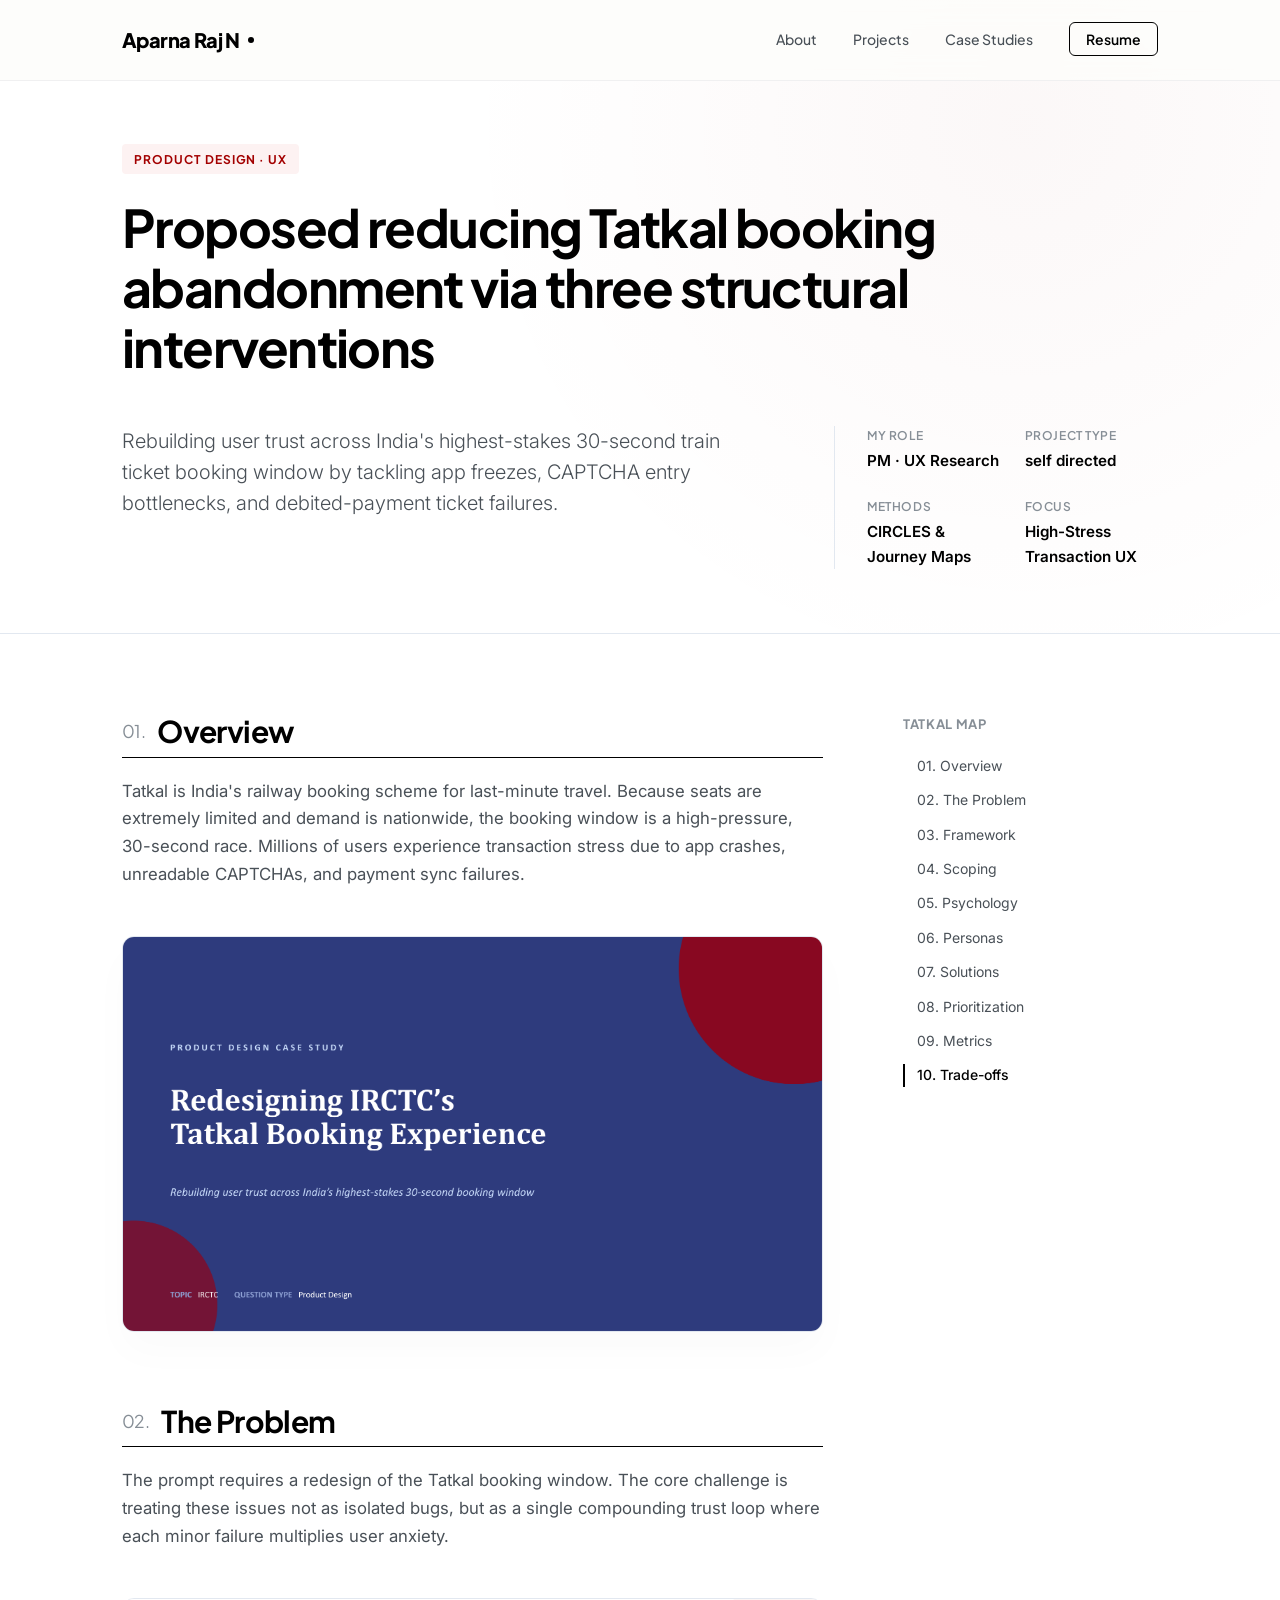
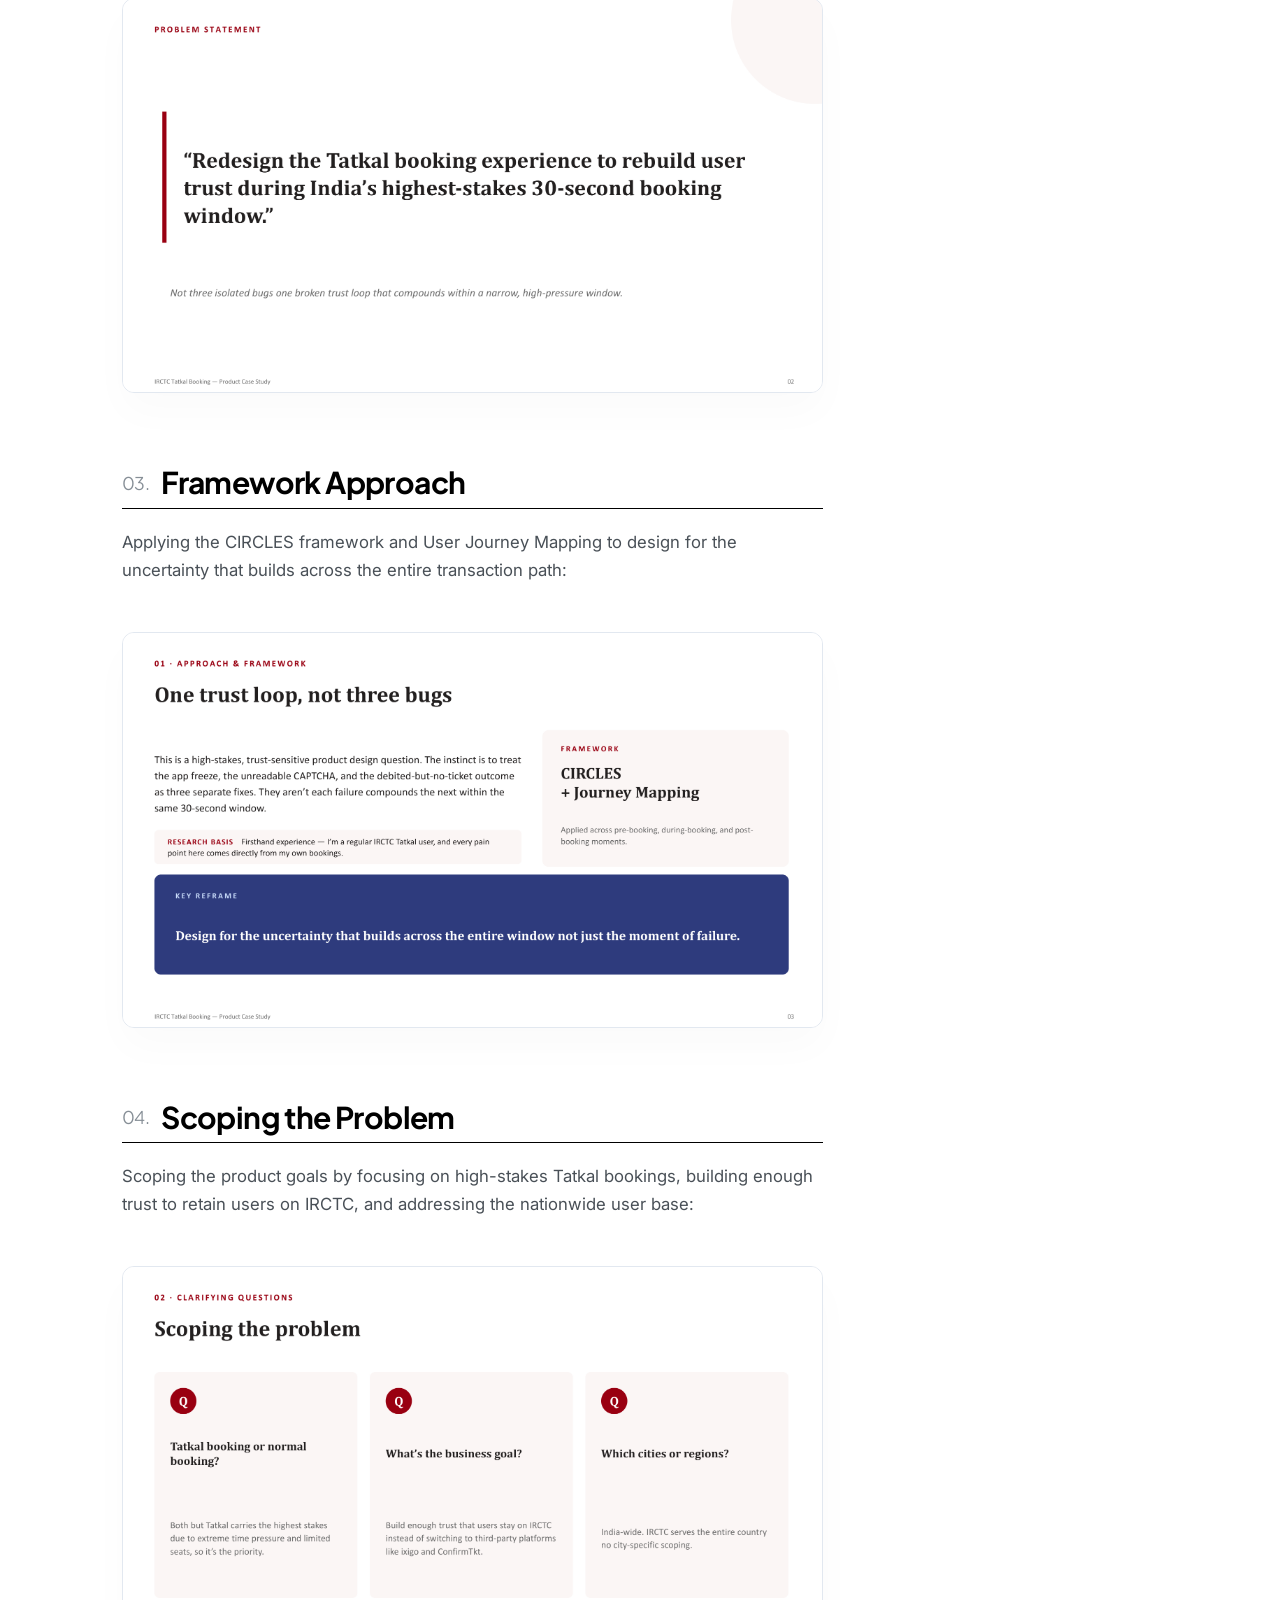
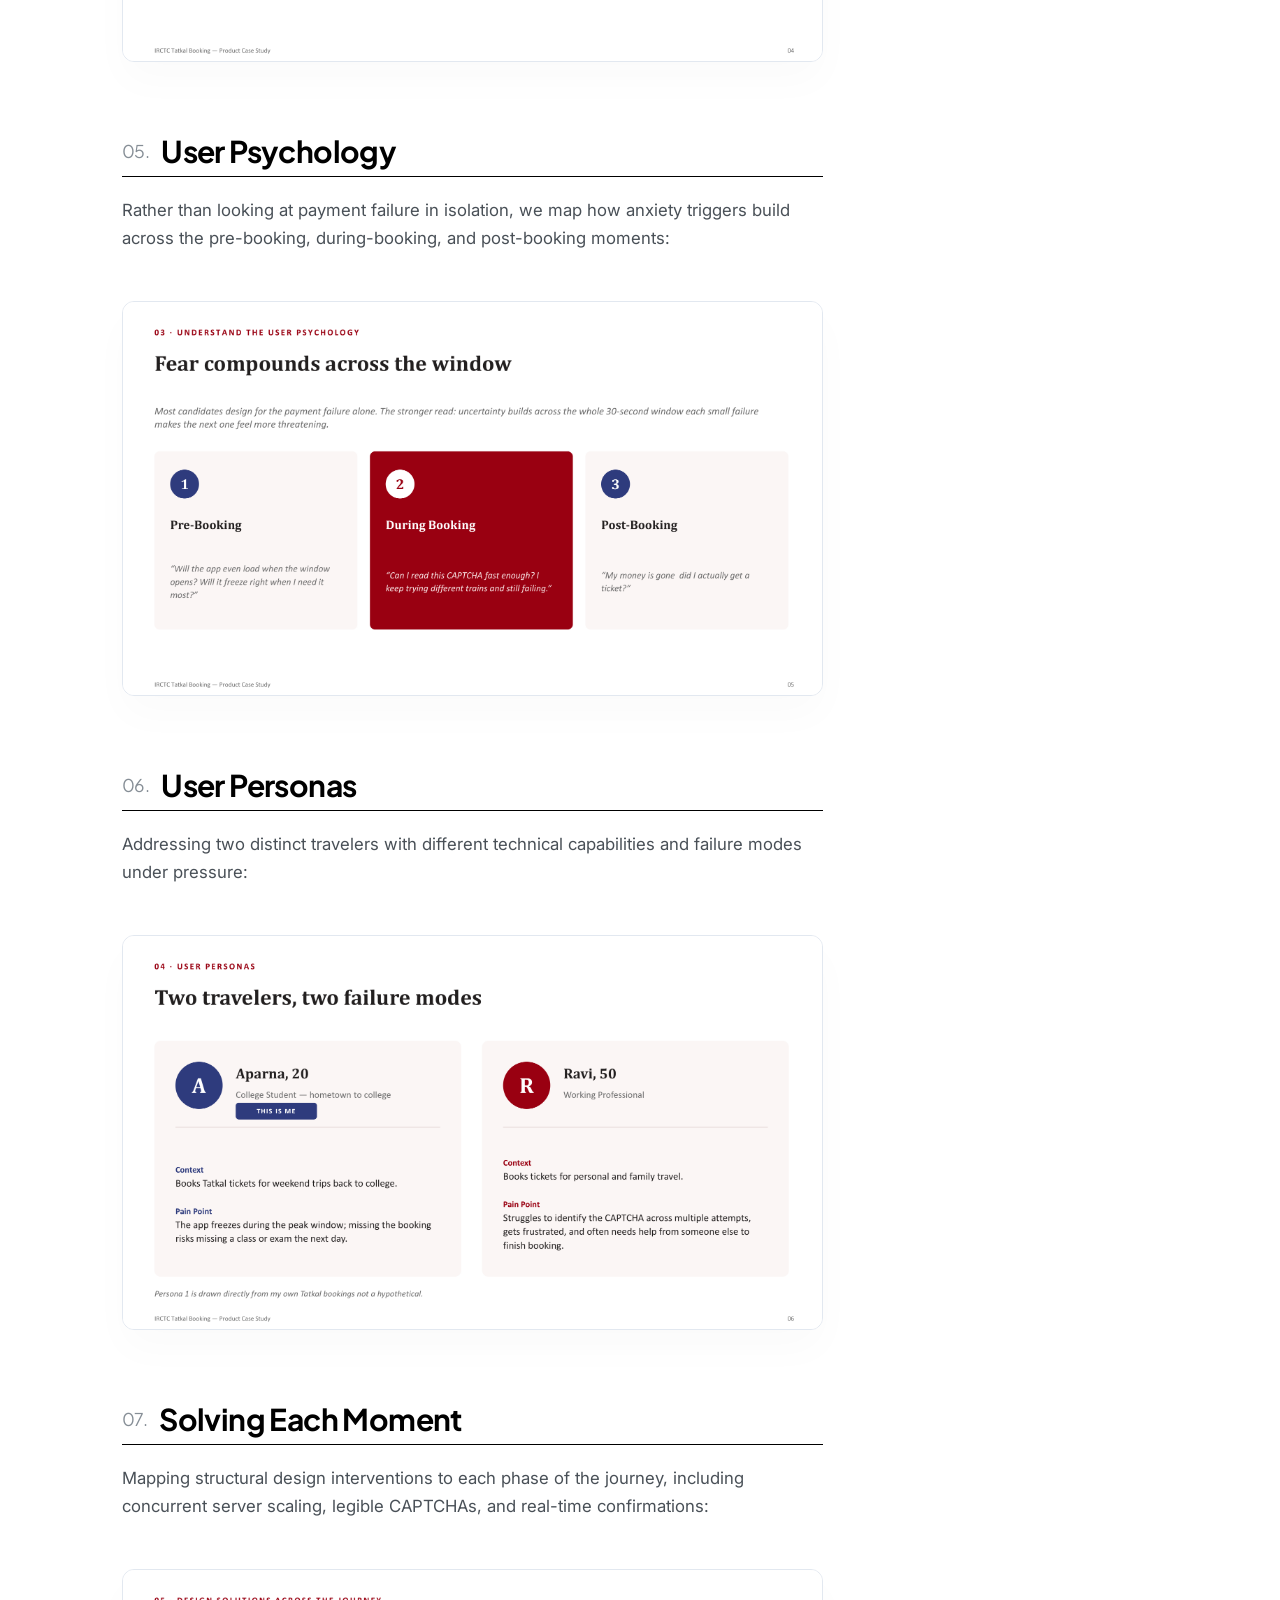
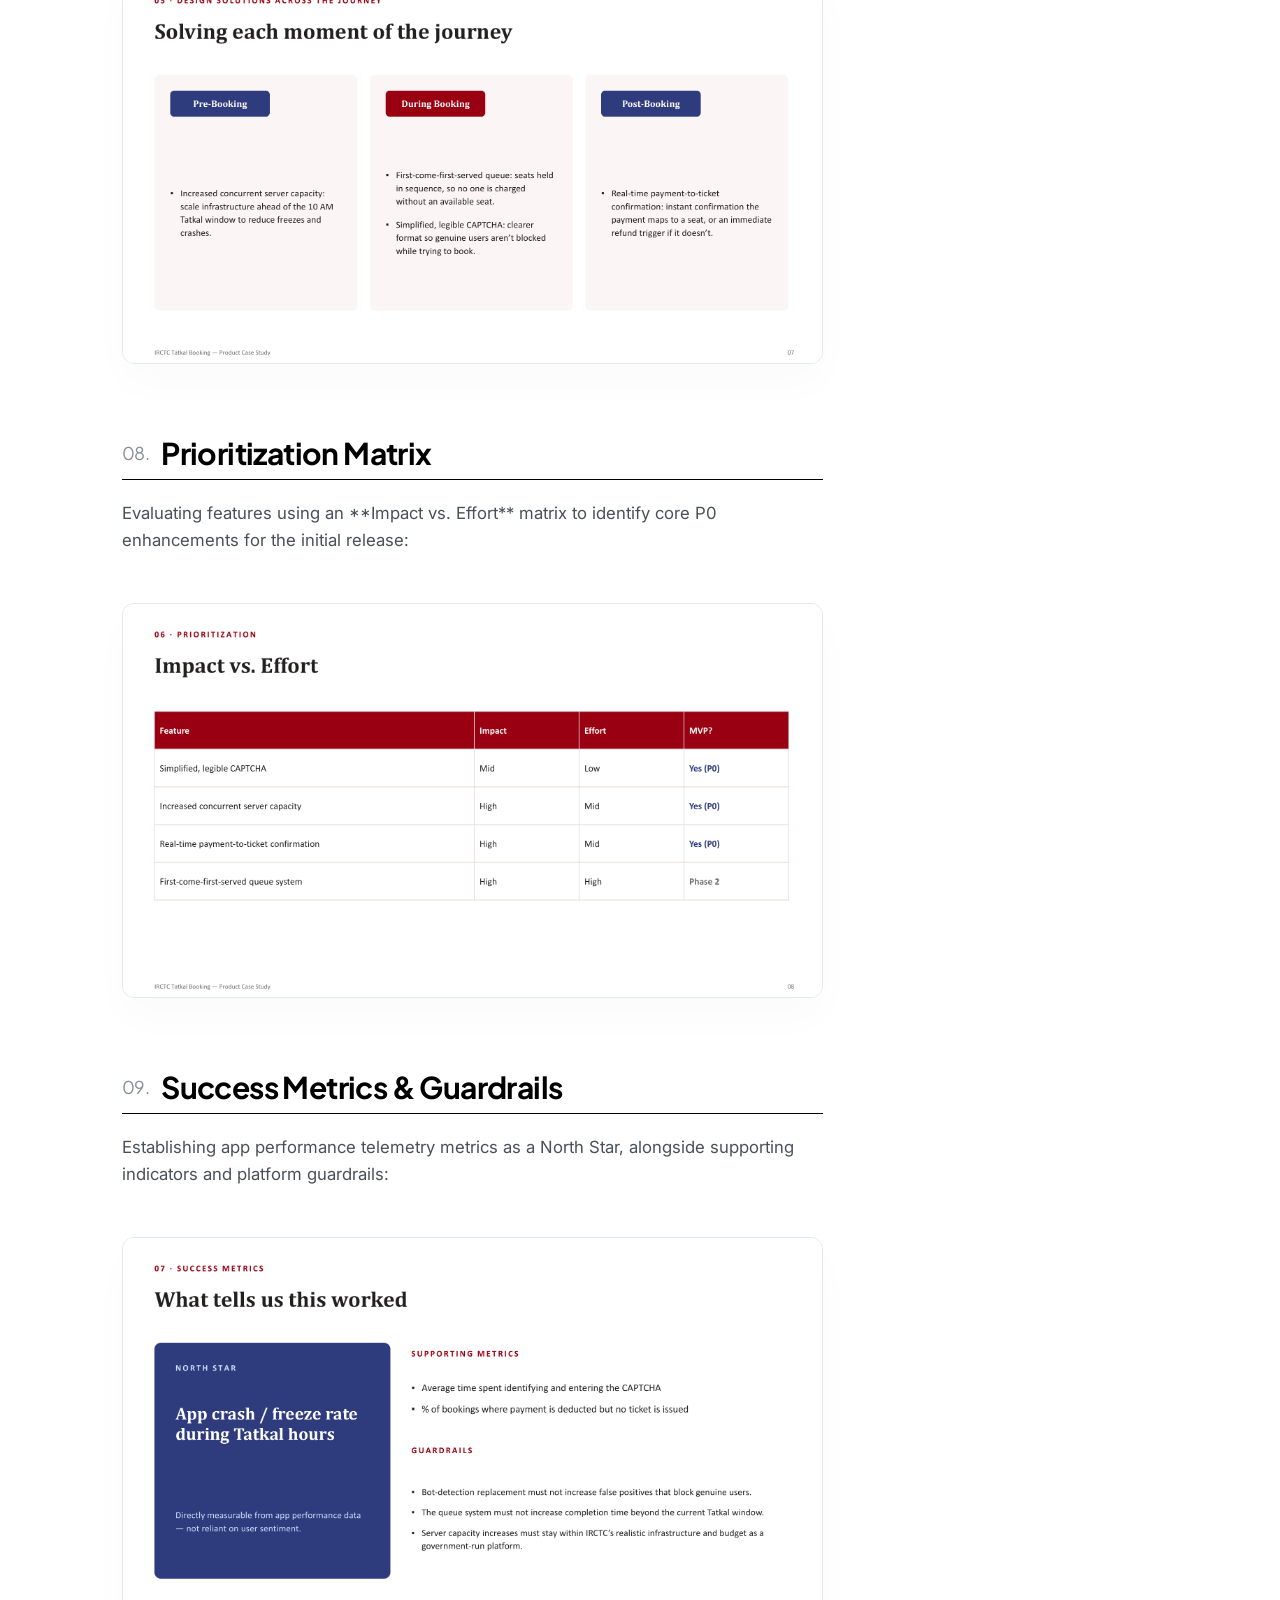
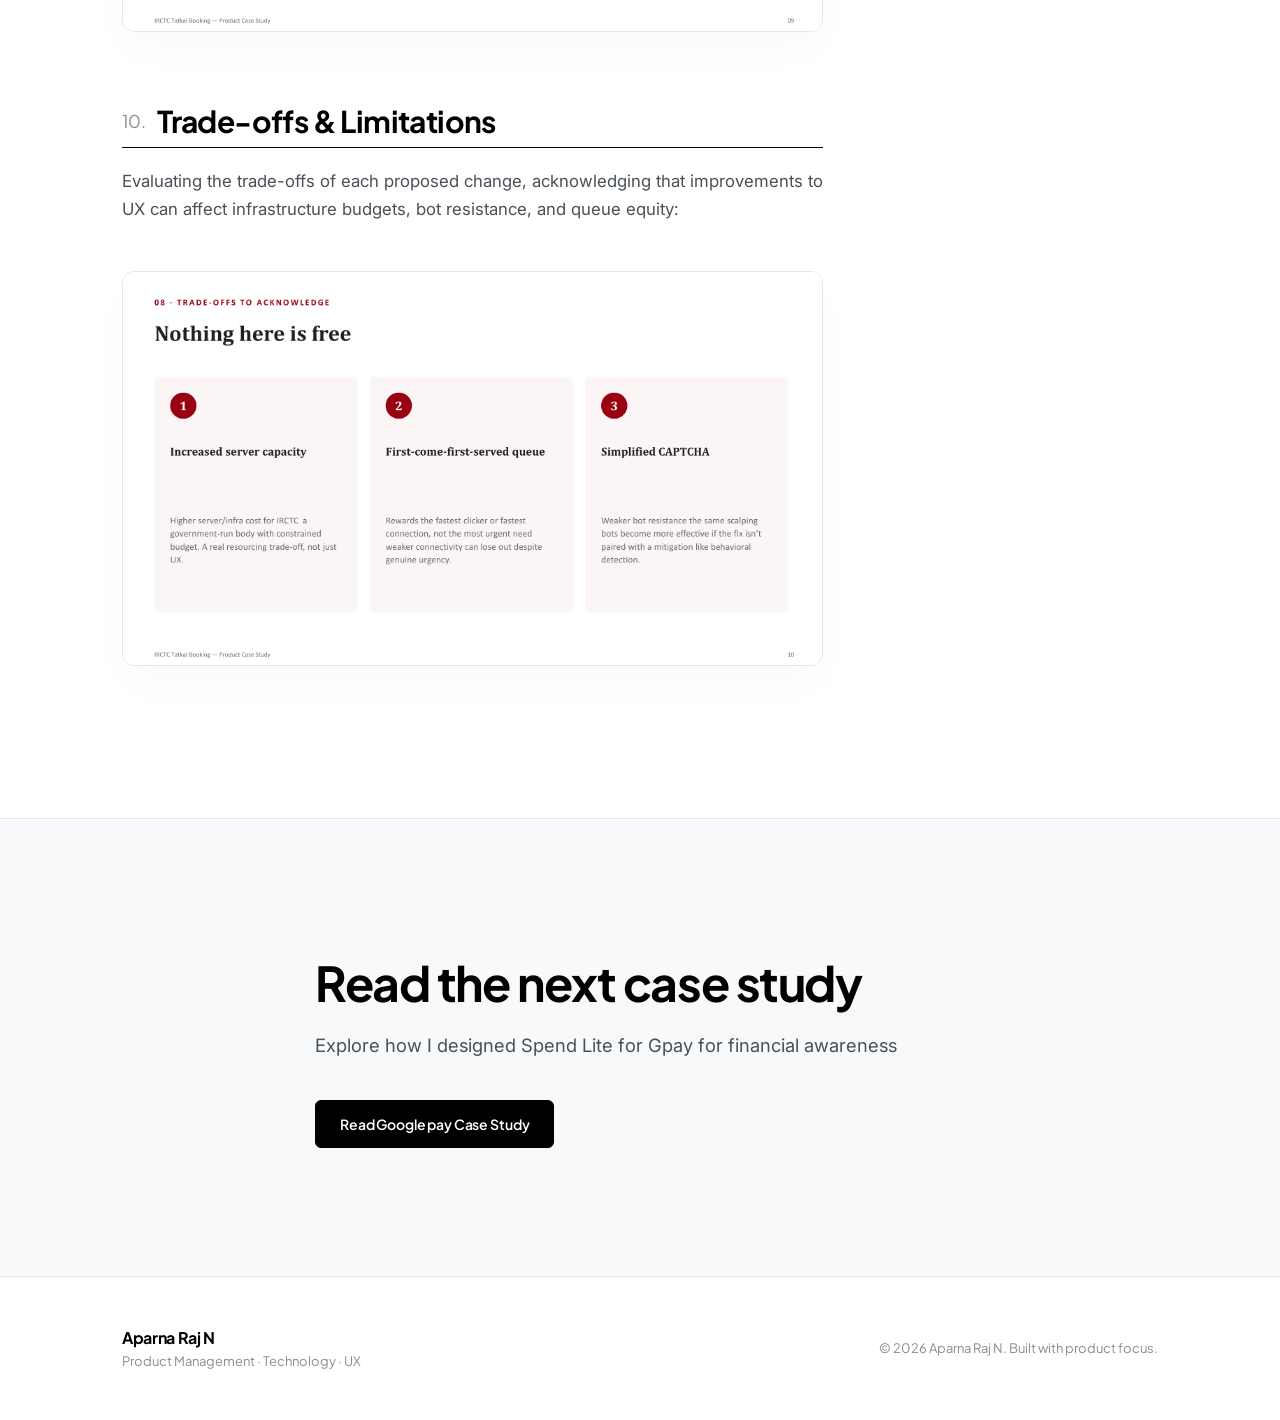
<file: case-study-irctc.html>
<!DOCTYPE html>
<html lang="en">
<head>
  <meta charset="UTF-8">
  <meta name="viewport" content="width=device-width, initial-scale=1.0">
  <title>IRCTC Tatkal Booking Redesign | Aparna Raj N</title>
  <meta name="description" content="Product design case study on redesigning IRCTC's Tatkal booking experience by Aparna Raj N.">
  <link rel="stylesheet" href="style.css?v=1.2">
</head>
<body>

  <!-- PROGRESS BAR -->
  <div class="case-study-progress" id="scrollProgress"></div>

  <!-- NAVIGATION HEADER -->
  <header id="mainHeader" class="scrolled">
    <div class="container nav-container">
      <a href="index.html" class="logo">
        Aparna Raj N<span class="logo-dot"></span>
      </a>
      
      <button class="mobile-nav-toggle" id="menuToggle" aria-label="Toggle navigation menu">
        <span class="hamburger"></span>
      </button>

      <nav class="nav-menu-wrapper">
        <ul class="nav-menu" id="navMenu">
          <li><a href="index.html#about" class="nav-link">About</a></li>
          <li><a href="index.html#projects" class="nav-link">Projects</a></li>
          <li><a href="index.html#case-studies" class="nav-link">Case Studies</a></li>
          <li><a href="https://drive.google.com/file/d/1USYSel0F9WuFfnsyAz9Ry4dUullPHY07/view?usp=sharing" class="nav-resume-btn" target="_blank" rel="noopener">Resume</a></li>
          
        </ul>
      </nav>
    </div>
  </header>

  <!-- CASE STUDY HERO -->
  <section class="case-study-hero" style="background: radial-gradient(circle at 80% 20%, rgba(140, 20, 20, 0.03) 0%, transparent 50%);">
    <div class="container">
      <span class="case-study-tag" style="color: #A30000; background-color: #FDF2F2;">Product Design · UX</span>
      <h1>Proposed reducing Tatkal booking abandonment via three structural interventions</h1>
      
      <div class="case-study-intro-grid">
        <p class="case-study-summary">
          Rebuilding user trust across India's highest-stakes 30-second train ticket booking window by tackling app freezes, CAPTCHA entry bottlenecks, and debited-payment ticket failures.
        </p>
        
        <div class="case-study-metadata">
          <div>
            <div class="meta-item-label">My Role</div>
            <div class="meta-item-value">PM · UX Research</div>
          </div>
          <div>
            <div class="meta-item-label">Project Type</div>
            <div class="meta-item-value">self directed</div>
          </div>
          <div>
            <div class="meta-item-label">Methods</div>
            <div class="meta-item-value">CIRCLES & Journey Maps</div>
          </div>
          <div>
            <div class="meta-item-label">Focus</div>
            <div class="meta-item-value">High-Stress Transaction UX</div>
          </div>
        </div>
      </div>
    </div>
  </section>

  <!-- CASE STUDY CONTAINER -->
  <div class="container">
    <div class="case-study-container">
      
      <main class="case-study-body">
        
        <!-- SECTION 1: OVERVIEW -->
        <section id="overview">
          <h2><span class="section-num">01.</span> Overview</h2>
          <p>
            Tatkal is India's railway booking scheme for last-minute travel. Because seats are extremely limited and demand is nationwide, the booking window is a high-pressure, 30-second race. Millions of users experience transaction stress due to app crashes, unreadable CAPTCHAs, and payment sync failures.
          </p>
          <div class="case-study-image">
            <img src="asset2/irctc_slide1.png" alt="Redesigning IRCTC's Tatkal Booking Experience Case Study Cover">
          </div>
        </section>

        <!-- SECTION 2: PROBLEM STATEMENT -->
        <section id="problem">
          <h2><span class="section-num">02.</span> The Problem</h2>
          <p>
            The prompt requires a redesign of the Tatkal booking window. The core challenge is treating these issues not as isolated bugs, but as a single compounding trust loop where each minor failure multiplies user anxiety.
          </p>
          <div class="case-study-image">
            <img src="asset2/irctc_slide2.png" alt="Problem Statement: Redesign the Tatkal booking experience to rebuild user trust">
          </div>
        </section>

        <!-- SECTION 3: APPROACH & FRAMEWORK -->
        <section id="approach">
          <h2><span class="section-num">03.</span> Framework Approach</h2>
          <p>
            Applying the CIRCLES framework and User Journey Mapping to design for the uncertainty that builds across the entire transaction path:
          </p>
          <div class="case-study-image">
            <img src="asset2/irctc_slide3.png" alt="Approach & Framework: One trust loop, not three bugs">
          </div>
        </section>

        <!-- SECTION 4: SCOPING THE PROBLEM -->
        <section id="scoping">
          <h2><span class="section-num">04.</span> Scoping the Problem</h2>
          <p>
            Scoping the product goals by focusing on high-stakes Tatkal bookings, building enough trust to retain users on IRCTC, and addressing the nationwide user base:
          </p>
          <div class="case-study-image">
            <img src="asset2/irctc_slide4.png" alt="Clarifying Questions: Scoping the problem">
          </div>
        </section>

        <!-- SECTION 5: USER PSYCHOLOGY -->
        <section id="psychology">
          <h2><span class="section-num">05.</span> User Psychology</h2>
          <p>
            Rather than looking at payment failure in isolation, we map how anxiety triggers build across the pre-booking, during-booking, and post-booking moments:
          </p>
          <div class="case-study-image">
            <img src="asset2/irctc_slide5.png" alt="User Psychology: Fear compounds across the window">
          </div>
        </section>

        <!-- SECTION 6: USER PERSONAS -->
        <section id="personas">
          <h2><span class="section-num">06.</span> User Personas</h2>
          <p>
            Addressing two distinct travelers with different technical capabilities and failure modes under pressure:
          </p>
          <div class="case-study-image">
            <img src="asset2/irctc_slide6.png" alt="User Personas: Two travelers, two failure modes">
          </div>
        </section>

        <!-- SECTION 7: SOLUTIONS JOURNEY -->
        <section id="solutions">
          <h2><span class="section-num">07.</span> Solving Each Moment</h2>
          <p>
            Mapping structural design interventions to each phase of the journey, including concurrent server scaling, legible CAPTCHAs, and real-time confirmations:
          </p>
          <div class="case-study-image">
            <img src="asset2/irctc_slide7.png" alt="Design Solutions across the Journey">
          </div>
        </section>

        <!-- SECTION 8: PRIORITIZATION -->
        <section id="prioritization">
          <h2><span class="section-num">08.</span> Prioritization Matrix</h2>
          <p>
            Evaluating features using an **Impact vs. Effort** matrix to identify core P0 enhancements for the initial release:
          </p>
          <div class="case-study-image">
            <img src="asset2/irctc_slide8.png" alt="Feature Prioritization: Impact vs. Effort">
          </div>
        </section>

        <!-- SECTION 9: SUCCESS METRICS -->
        <section id="metrics">
          <h2><span class="section-num">09.</span> Success Metrics & Guardrails</h2>
          <p>
            Establishing app performance telemetry metrics as a North Star, alongside supporting indicators and platform guardrails:
          </p>
          <div class="case-study-image">
            <img src="asset2/irctc_slide9.png" alt="Success Metrics & Guardrails: What tells us this worked">
          </div>
        </section>

        <!-- SECTION 10: TRADE-OFFS -->
        <section id="tradeoffs">
          <h2><span class="section-num">10.</span> Trade-offs & Limitations</h2>
          <p>
            Evaluating the trade-offs of each proposed change, acknowledging that improvements to UX can affect infrastructure budgets, bot resistance, and queue equity:
          </p>
          <div class="case-study-image">
            <img src="asset2/irctc_slide10.png" alt="Trade-offs to Acknowledge: Nothing here is free">
          </div>
        </section>

      </main>

      <!-- Sticky Sidebar TOC -->
      <aside class="case-study-sidebar">
        <div class="sidebar-title">Tatkal Map</div>
        <ul class="sidebar-toc">
          <li><a href="#overview" class="toc-link active">01. Overview</a></li>
          <li><a href="#problem" class="toc-link">02. The Problem</a></li>
          <li><a href="#approach" class="toc-link">03. Framework</a></li>
          <li><a href="#scoping" class="toc-link">04. Scoping</a></li>
          <li><a href="#psychology" class="toc-link">05. Psychology</a></li>
          <li><a href="#personas" class="toc-link">06. Personas</a></li>
          <li><a href="#solutions" class="toc-link">07. Solutions</a></li>
          <li><a href="#prioritization" class="toc-link">08. Prioritization</a></li>
          <li><a href="#metrics" class="toc-link">09. Metrics</a></li>
          <li><a href="#tradeoffs" class="toc-link">10. Trade-offs</a></li>
        </ul>
      </aside>

    </div>
  </div>

  <!-- CONTACT FOOTER -->
  <section class="section-padding contact" style="background-color: var(--bg-secondary); border-top: 1px solid var(--border-color);">
    <div class="container">
      <div class="contact-box">
        <h2>Read the next case study</h2>
        <p>Explore how I designed Spend Lite for Gpay for financial awareness</p>
        <a href="case-study-gpay.html" class="btn btn-primary">Read Google pay Case Study</a>
      </div>
    </div>
  </section>

  <!-- FOOTER -->
  <footer>
    <div class="container footer-container">
      <div>
        <div class="footer-brand">Aparna Raj N</div>
        <div class="footer-subtitle">Product Management · Technology · UX</div>
      </div>
      <div class="footer-copy">
        &copy; 2026 Aparna Raj N. Built with product focus.
      </div>
    </div>
  </footer>

  <script src="main.js"></script>
</body>
</html>
</file>
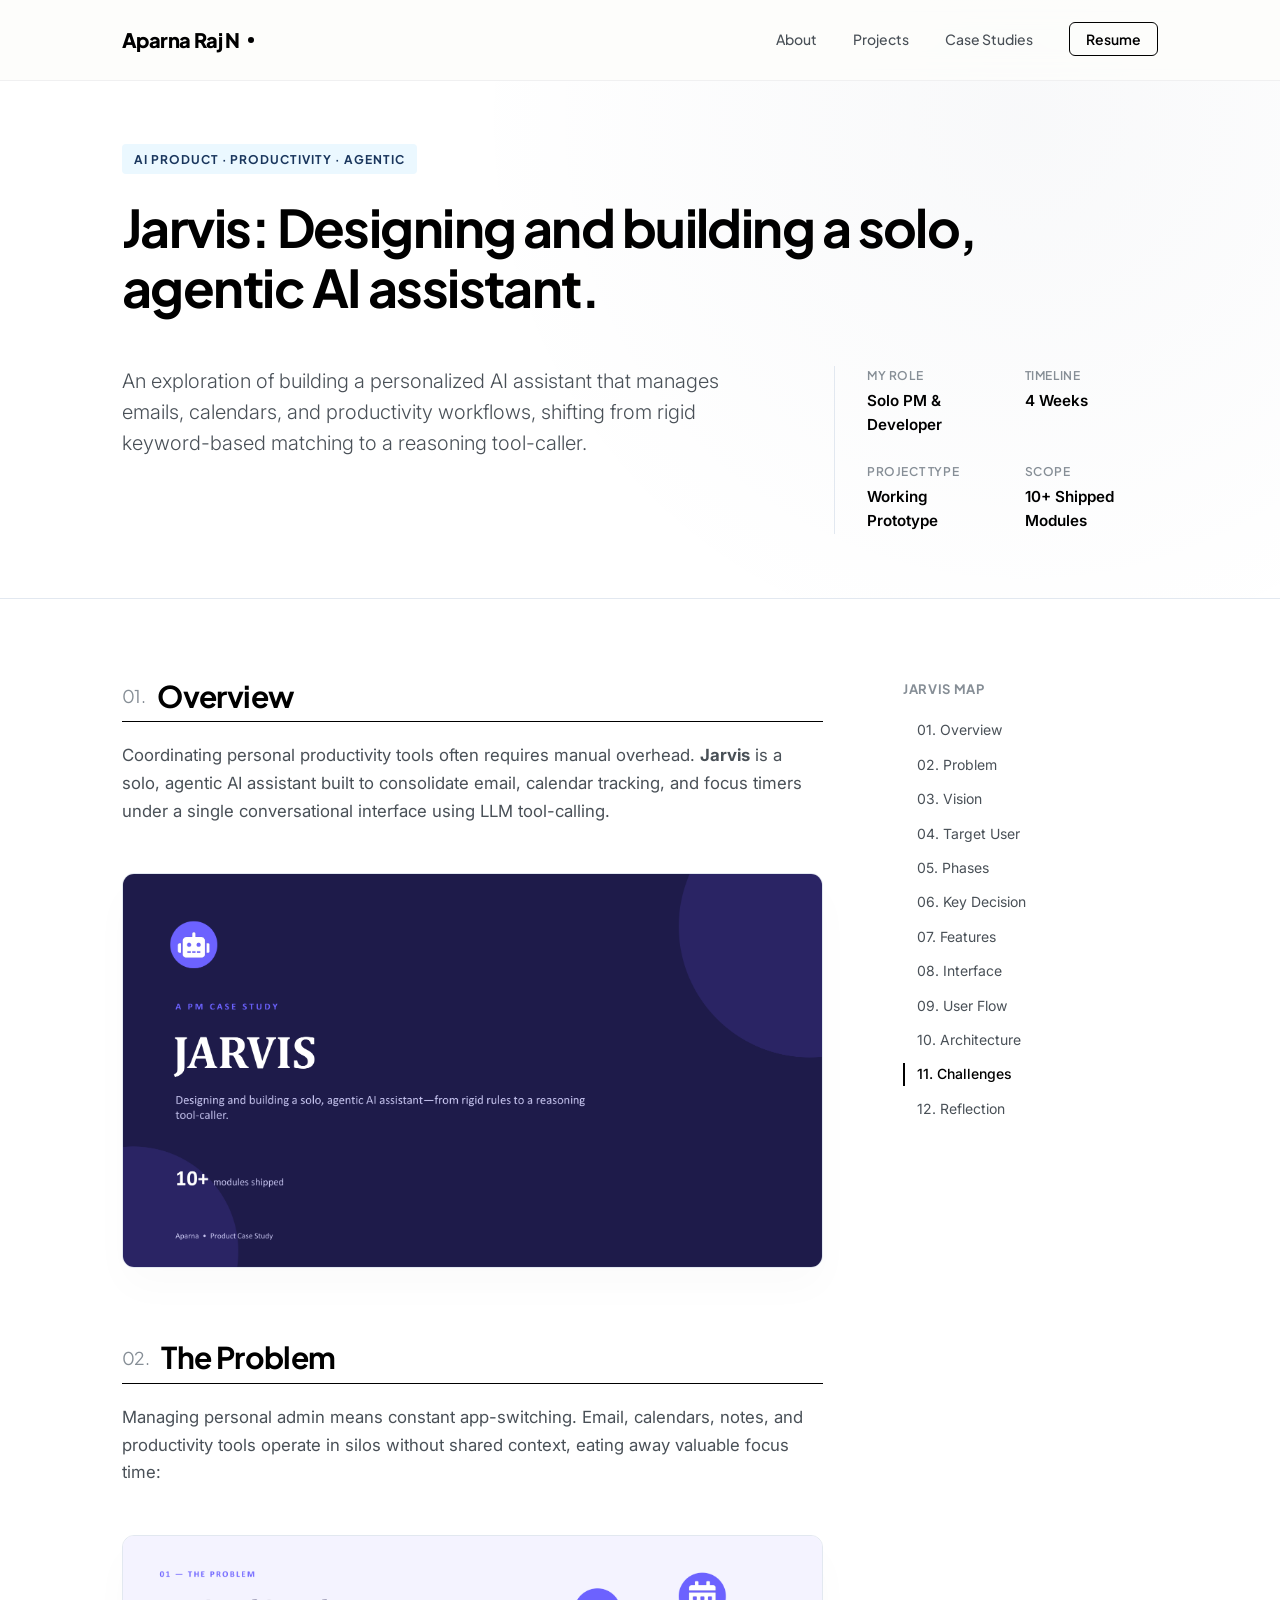
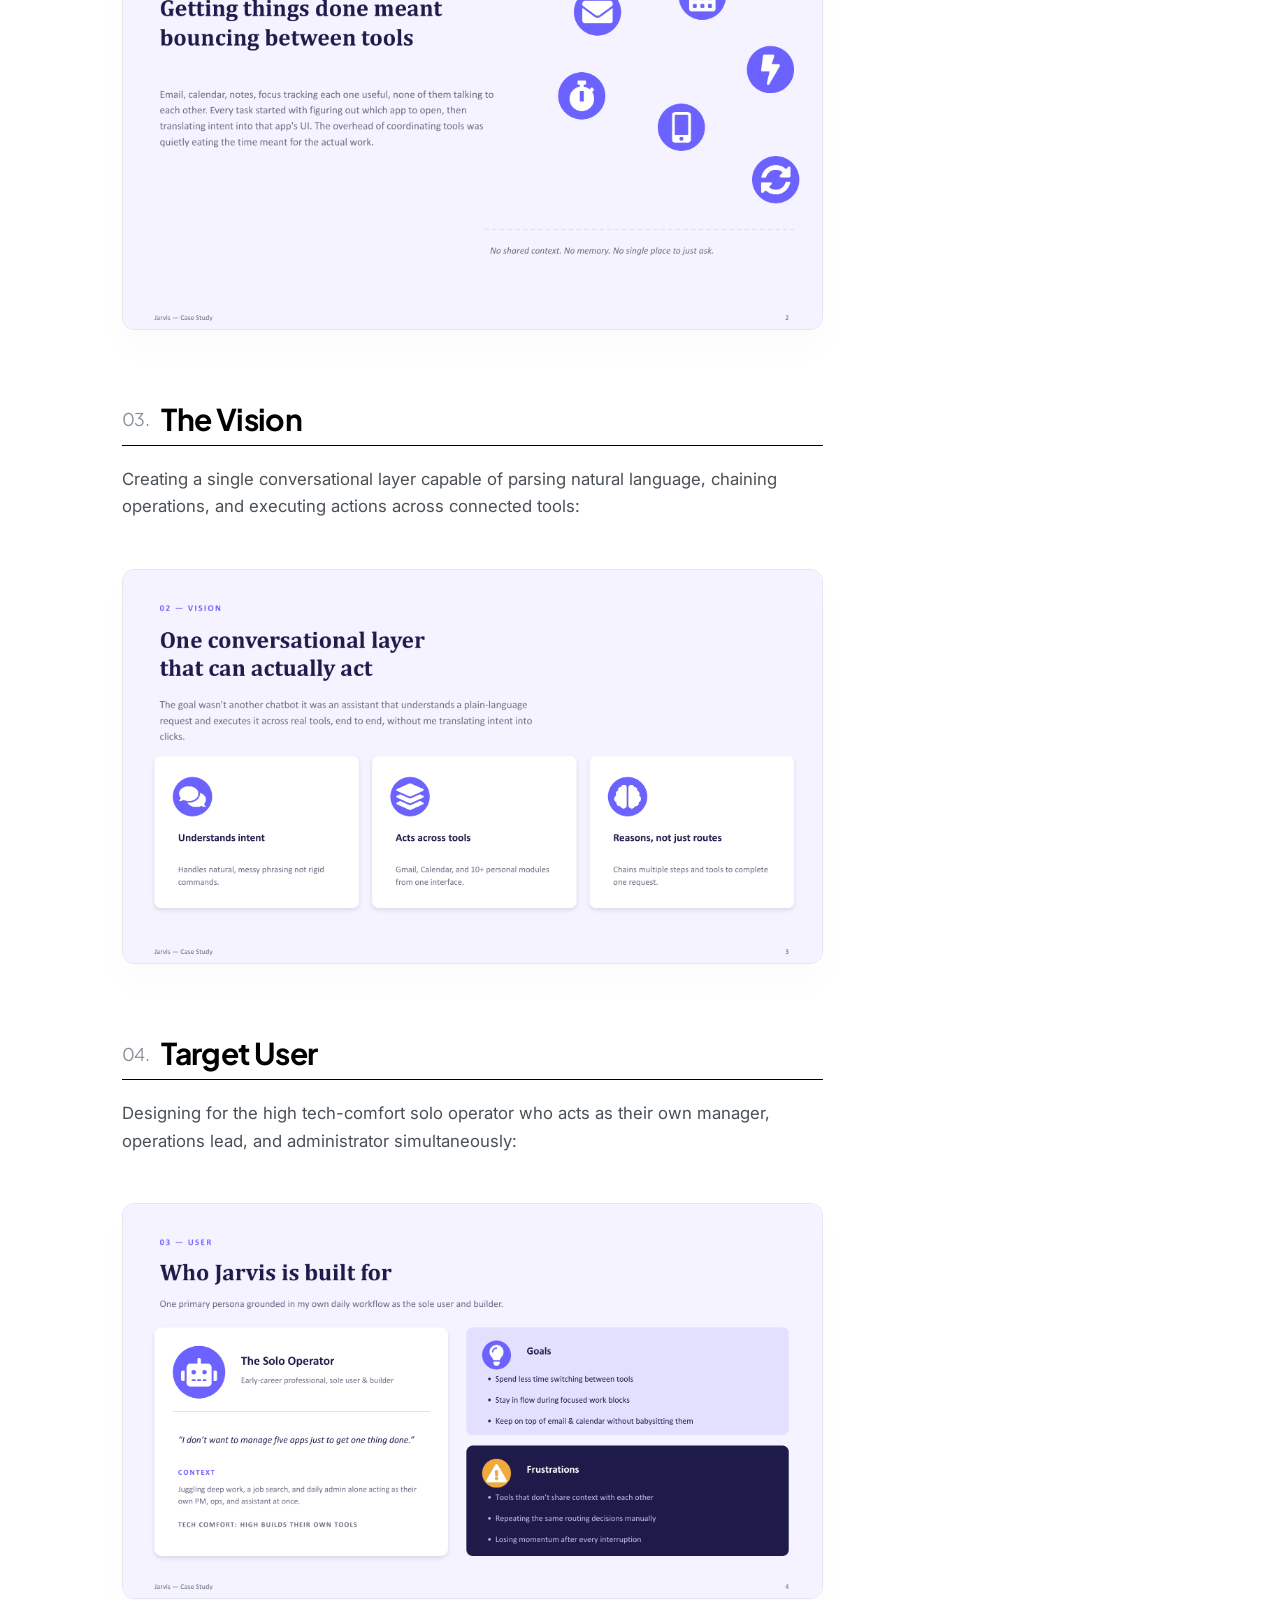
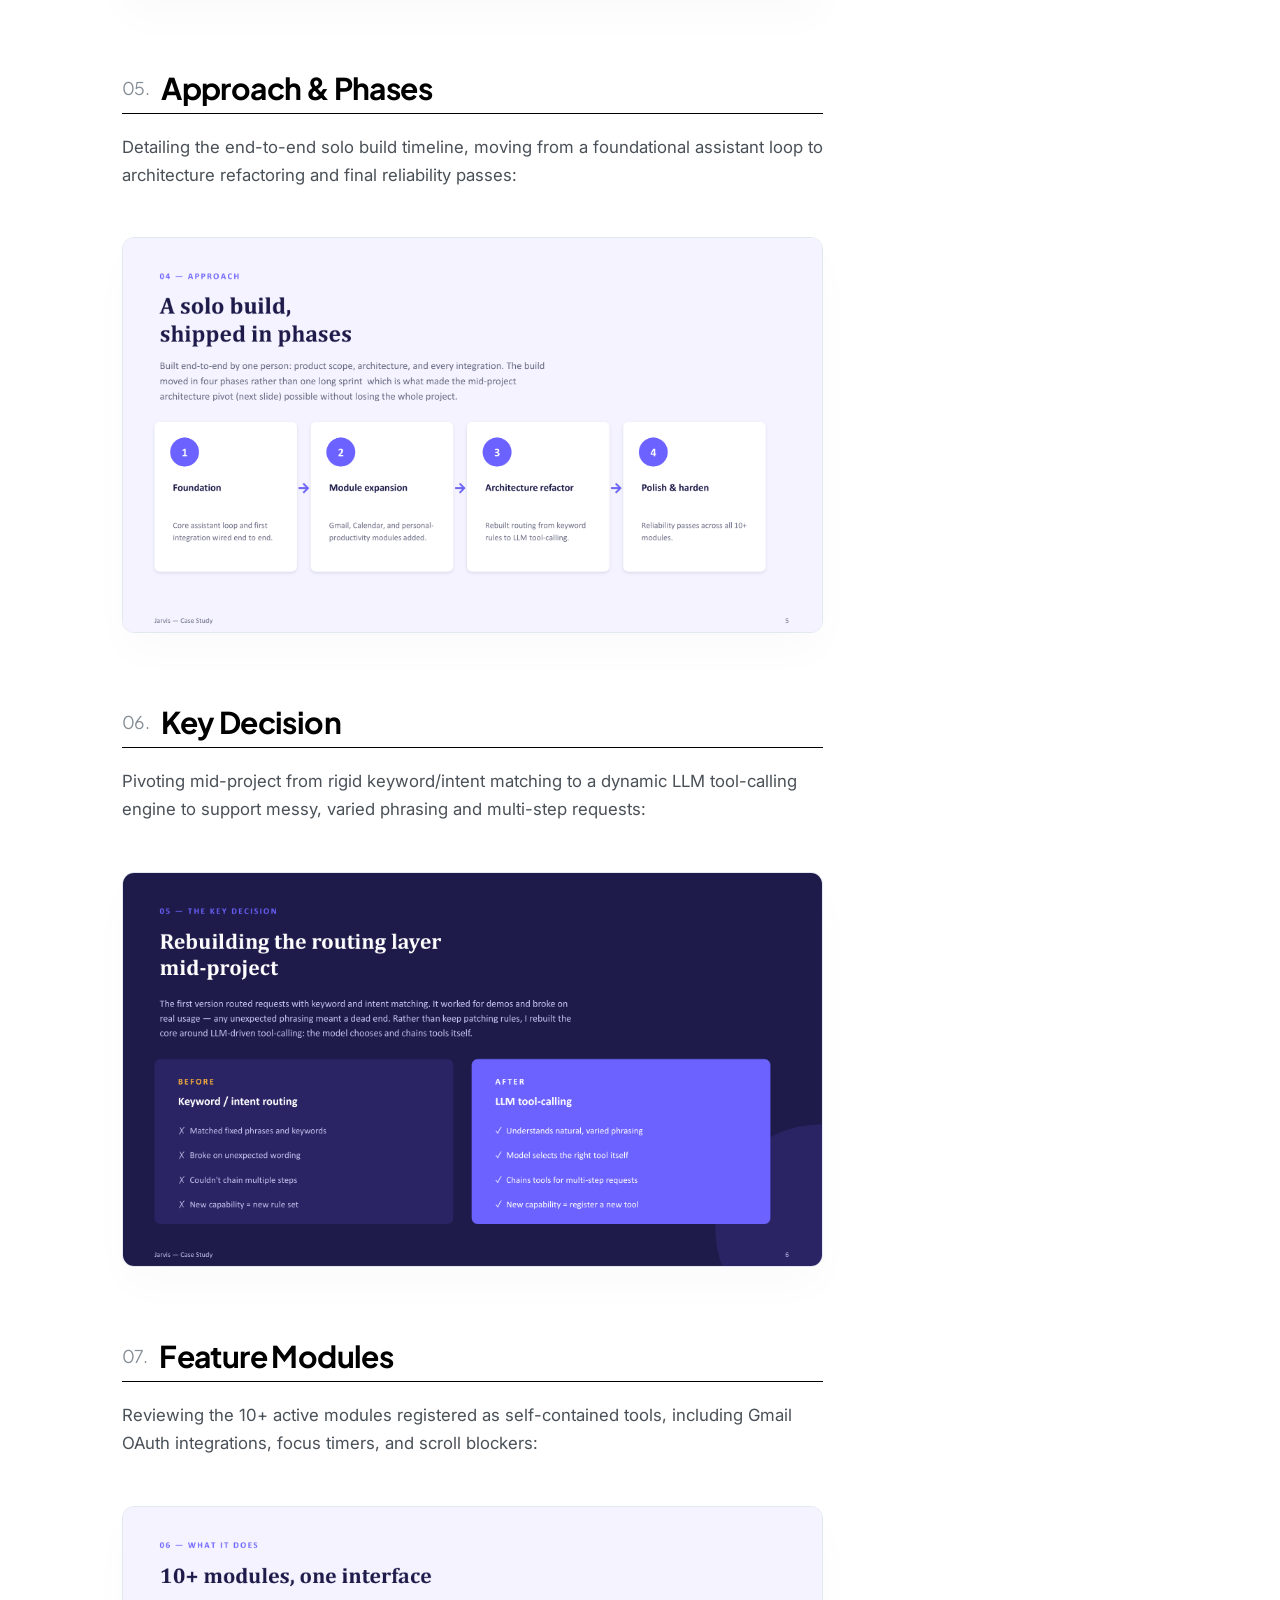
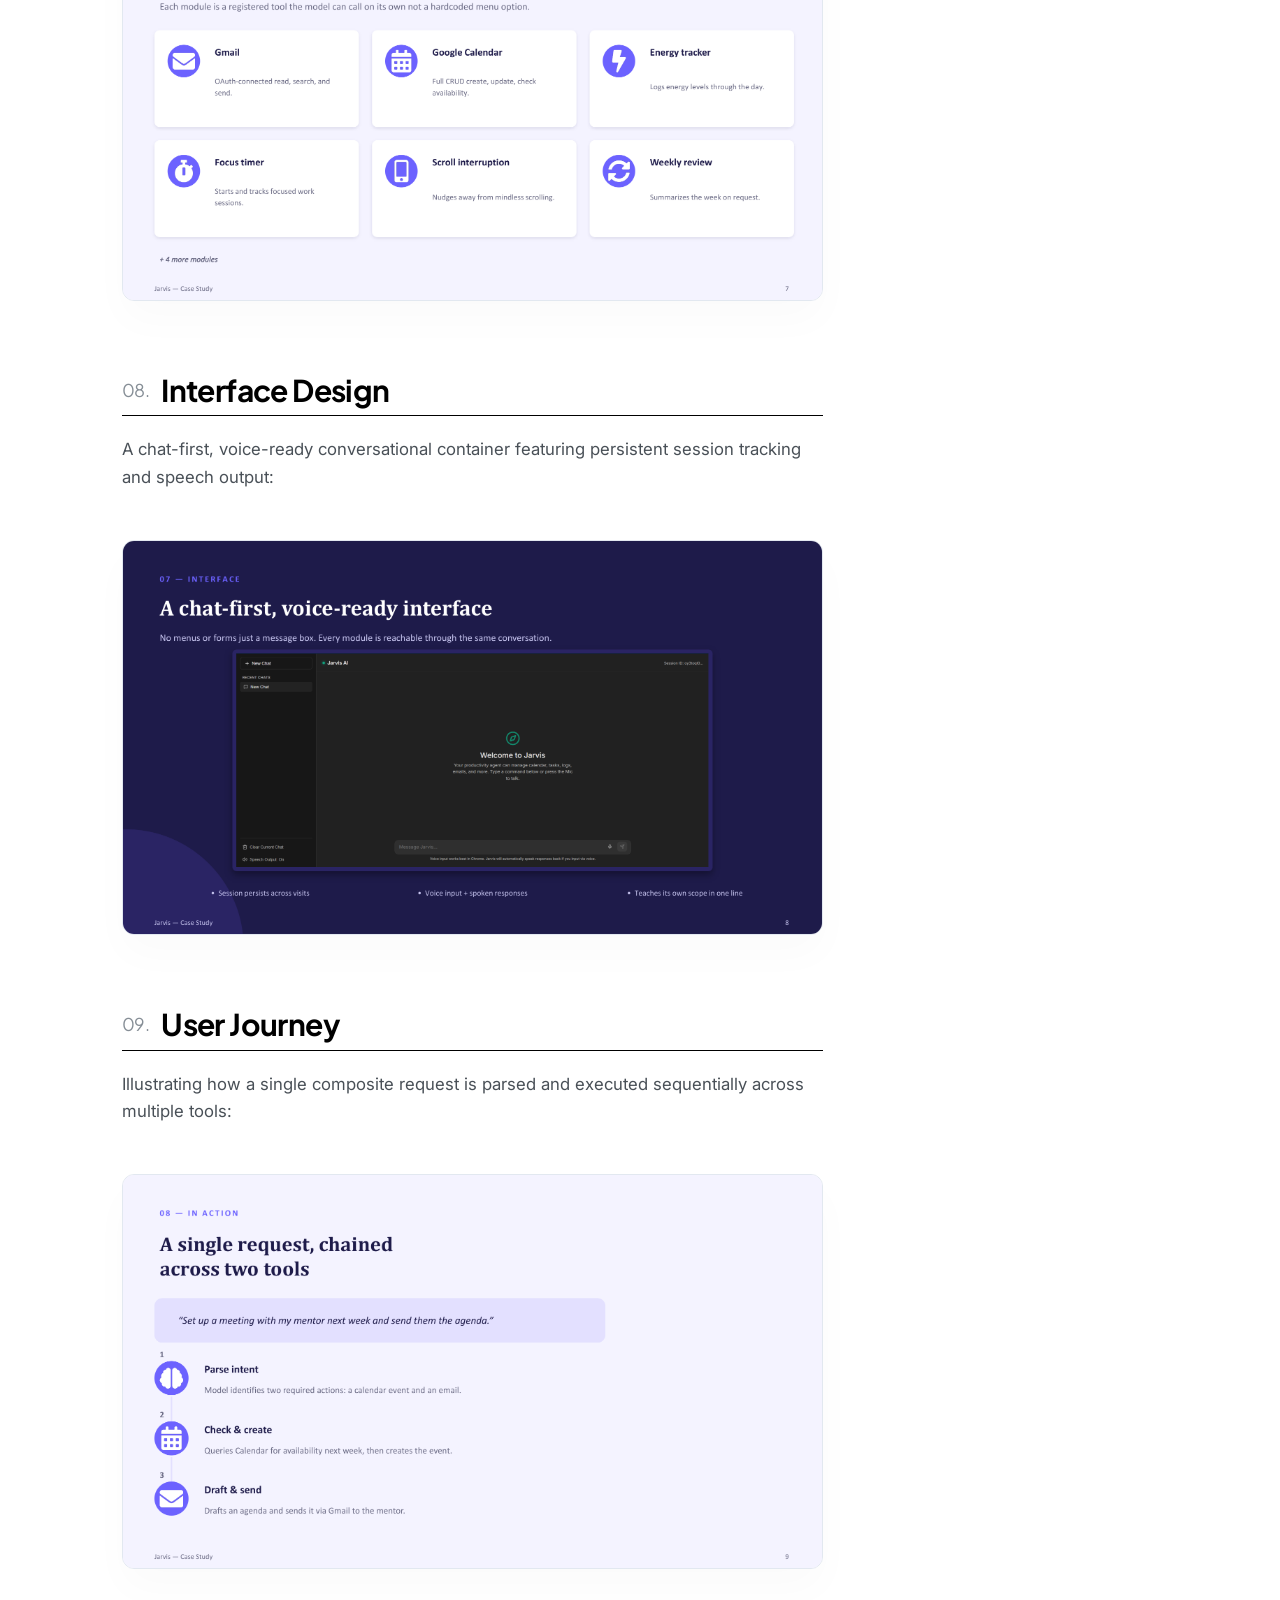
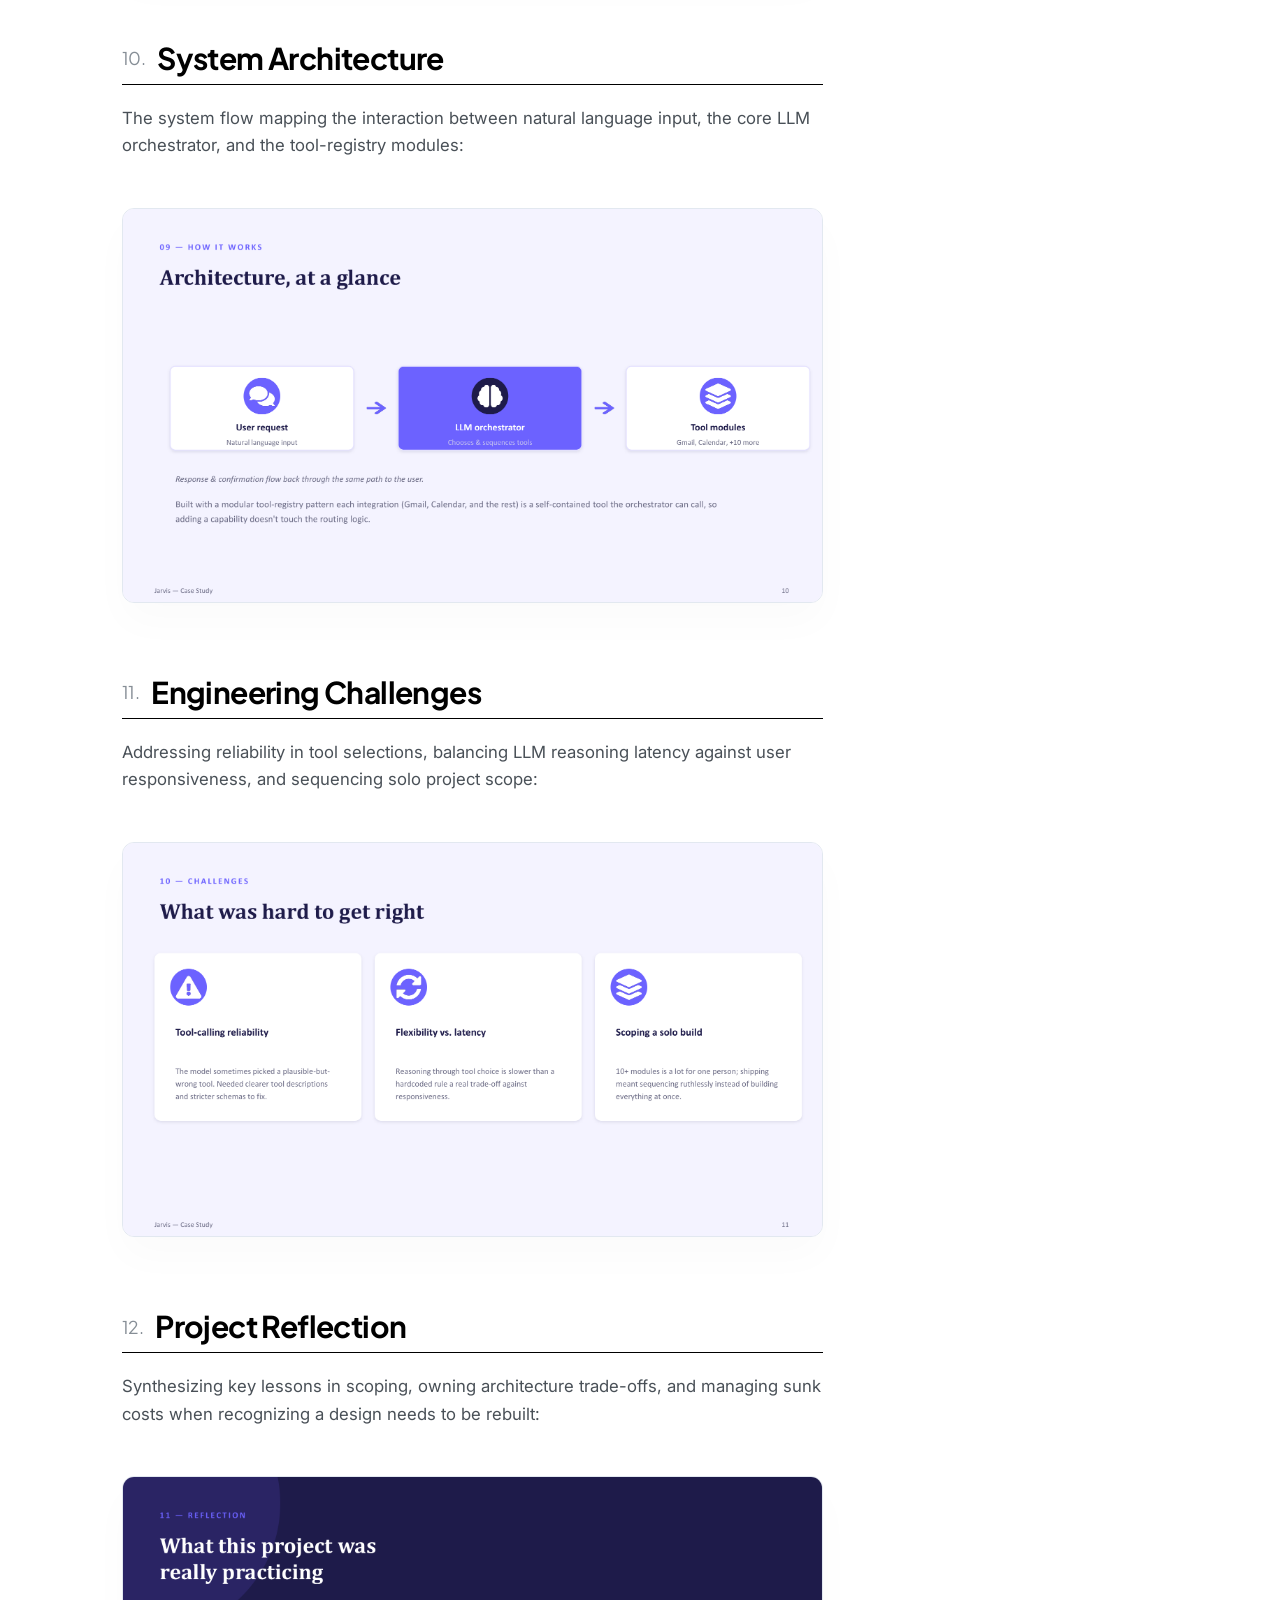
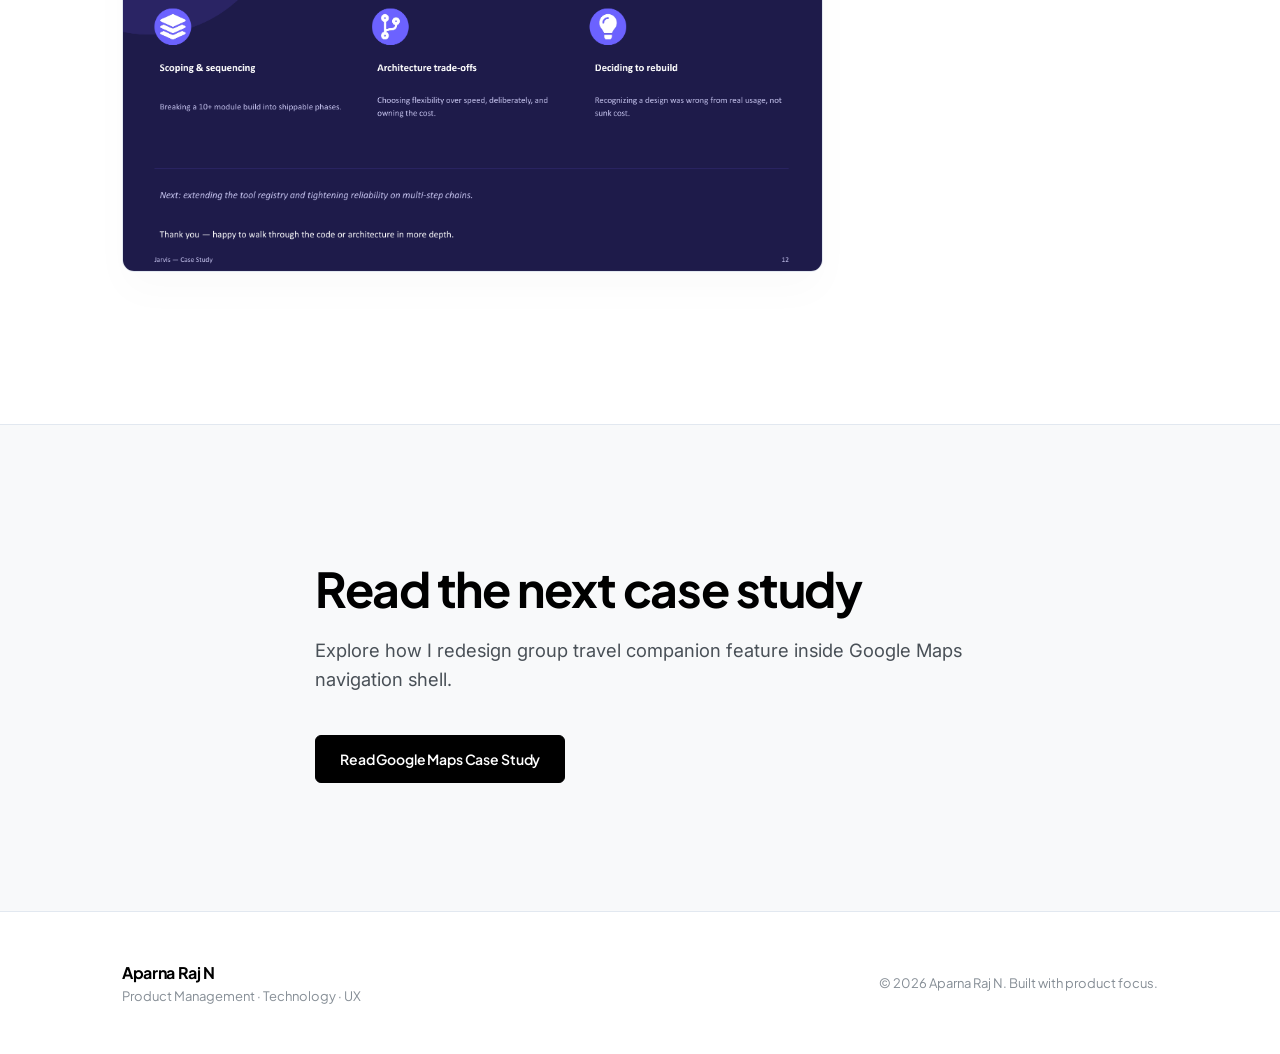
<file: case-study-jarvis.html>
<!DOCTYPE html>
<html lang="en">
<head>
  <meta charset="UTF-8">
  <meta name="viewport" content="width=device-width, initial-scale=1.0">
  <title>Jarvis Case Study | Aparna Raj N</title>
  <meta name="description" content="AI Product case study of Jarvis: Agentic AI Assistant. By Aparna Raj N.">
  <link rel="stylesheet" href="style.css?v=1.2">
</head>
<body>

  <!-- PROGRESS BAR -->
  <div class="case-study-progress" id="scrollProgress"></div>

  <!-- NAVIGATION HEADER -->
  <header id="mainHeader" class="scrolled">
    <div class="container nav-container">
      <a href="index.html" class="logo">
        Aparna Raj N<span class="logo-dot"></span>
      </a>
      
      <button class="mobile-nav-toggle" id="menuToggle" aria-label="Toggle navigation menu">
        <span class="hamburger"></span>
      </button>

      <nav class="nav-menu-wrapper">
        <ul class="nav-menu" id="navMenu">
          <li><a href="index.html#about" class="nav-link">About</a></li>
          <li><a href="index.html#projects" class="nav-link">Projects</a></li>
          <li><a href="index.html#case-studies" class="nav-link">Case Studies</a></li>
          <li><a href="https://drive.google.com/file/d/1USYSel0F9WuFfnsyAz9Ry4dUullPHY07/view?usp=sharing" class="nav-resume-btn" target="_blank" rel="noopener">Resume</a></li>
          
        </ul>
      </nav>
    </div>
  </header>

  <!-- CASE STUDY HERO -->
  <section class="case-study-hero" style="background: radial-gradient(circle at 80% 20%, rgba(35, 55, 95, 0.03) 0%, transparent 50%);">
    <div class="container">
      <span class="case-study-tag" style="color: #1A365D; background-color: #EBF8FF;">AI Product · Productivity · Agentic</span>
      <h1>Jarvis: Designing and building a solo, agentic AI assistant.</h1>
      
      <div class="case-study-intro-grid">
        <p class="case-study-summary">
          An exploration of building a personalized AI assistant that manages emails, calendars, and productivity workflows, shifting from rigid keyword-based matching to a reasoning tool-caller.
        </p>
        
        <div class="case-study-metadata">
          <div>
            <div class="meta-item-label">My Role</div>
            <div class="meta-item-value">Solo PM & Developer</div>
          </div>
          <div>
            <div class="meta-item-label">Timeline</div>
            <div class="meta-item-value">4 Weeks</div>
          </div>
          <div>
            <div class="meta-item-label">Project Type</div>
            <div class="meta-item-value">Working Prototype</div>
          </div>
          <div>
            <div class="meta-item-label">Scope</div>
            <div class="meta-item-value">10+ Shipped Modules</div>
          </div>
        </div>
      </div>
    </div>
  </section>

  <!-- CASE STUDY CONTENT -->
  <div class="container">
    <div class="case-study-container">
      
      <main class="case-study-body">
        
        <!-- SECTION 1: OVERVIEW -->
        <section id="overview">
          <h2><span class="section-num">01.</span> Overview</h2>
          <p>
            Coordinating personal productivity tools often requires manual overhead. <strong>Jarvis</strong> is a solo, agentic AI assistant built to consolidate email, calendar tracking, and focus timers under a single conversational interface using LLM tool-calling.
          </p>
          <div class="case-study-image">
            <img src="asset4/jarvis_slide1.png" alt="Jarvis Case Study Cover">
          </div>
        </section>

        <!-- SECTION 2: THE PROBLEM -->
        <section id="problem">
          <h2><span class="section-num">02.</span> The Problem</h2>
          <p>
            Managing personal admin means constant app-switching. Email, calendars, notes, and productivity tools operate in silos without shared context, eating away valuable focus time:
          </p>
          <div class="case-study-image">
            <img src="asset4/jarvis_slide2.png" alt="The Problem: Bouncing between tools">
          </div>
        </section>

        <!-- SECTION 3: THE VISION -->
        <section id="vision">
          <h2><span class="section-num">03.</span> The Vision</h2>
          <p>
            Creating a single conversational layer capable of parsing natural language, chaining operations, and executing actions across connected tools:
          </p>
          <div class="case-study-image">
            <img src="asset4/jarvis_slide3.png" alt="Vision: One conversational layer that can act">
          </div>
        </section>

        <!-- SECTION 4: TARGET USER -->
        <section id="user">
          <h2><span class="section-num">04.</span> Target User</h2>
          <p>
            Designing for the high tech-comfort solo operator who acts as their own manager, operations lead, and administrator simultaneously:
          </p>
          <div class="case-study-image">
            <img src="asset4/jarvis_slide4.png" alt="Target User: Who Jarvis is built for">
          </div>
        </section>

        <!-- SECTION 5: APPROACH & PHASES -->
        <section id="approach">
          <h2><span class="section-num">05.</span> Approach & Phases</h2>
          <p>
            Detailing the end-to-end solo build timeline, moving from a foundational assistant loop to architecture refactoring and final reliability passes:
          </p>
          <div class="case-study-image">
            <img src="asset4/jarvis_slide5.png" alt="A solo build, shipped in phases">
          </div>
        </section>

        <!-- SECTION 6: KEY DECISION -->
        <section id="key-decision">
          <h2><span class="section-num">06.</span> Key Decision</h2>
          <p>
            Pivoting mid-project from rigid keyword/intent matching to a dynamic LLM tool-calling engine to support messy, varied phrasing and multi-step requests:
          </p>
          <div class="case-study-image">
            <img src="asset4/jarvis_slide6.png" alt="Rebuilding the routing layer mid-project">
          </div>
        </section>

        <!-- SECTION 7: FEATURE MODULES -->
        <section id="features">
          <h2><span class="section-num">07.</span> Feature Modules</h2>
          <p>
            Reviewing the 10+ active modules registered as self-contained tools, including Gmail OAuth integrations, focus timers, and scroll blockers:
          </p>
          <div class="case-study-image">
            <img src="asset4/jarvis_slide7.png" alt="10+ modules, one interface">
          </div>
        </section>

        <!-- SECTION 8: INTERFACE DESIGN -->
        <section id="interface">
          <h2><span class="section-num">08.</span> Interface Design</h2>
          <p>
            A chat-first, voice-ready conversational container featuring persistent session tracking and speech output:
          </p>
          <div class="case-study-image">
            <img src="asset4/jarvis_slide8.png" alt="A chat-first, voice-ready interface">
          </div>
        </section>

        <!-- SECTION 9: USER JOURNEY -->
        <section id="journey">
          <h2><span class="section-num">09.</span> User Journey</h2>
          <p>
            Illustrating how a single composite request is parsed and executed sequentially across multiple tools:
          </p>
          <div class="case-study-image">
            <img src="asset4/jarvis_slide9.png" alt="A single request, chained across two tools">
          </div>
        </section>

        <!-- SECTION 10: SYSTEM ARCHITECTURE -->
        <section id="architecture">
          <h2><span class="section-num">10.</span> System Architecture</h2>
          <p>
            The system flow mapping the interaction between natural language input, the core LLM orchestrator, and the tool-registry modules:
          </p>
          <div class="case-study-image">
            <img src="asset4/jarvis_slide10.png" alt="Architecture, at a glance">
          </div>
        </section>

        <!-- SECTION 11: ENGINEERING CHALLENGES -->
        <section id="challenges">
          <h2><span class="section-num">11.</span> Engineering Challenges</h2>
          <p>
            Addressing reliability in tool selections, balancing LLM reasoning latency against user responsiveness, and sequencing solo project scope:
          </p>
          <div class="case-study-image">
            <img src="asset4/jarvis_slide11.png" alt="What was hard to get right">
          </div>
        </section>

        <!-- SECTION 12: PROJECT REFLECTION -->
        <section id="reflection">
          <h2><span class="section-num">12.</span> Project Reflection</h2>
          <p>
            Synthesizing key lessons in scoping, owning architecture trade-offs, and managing sunk costs when recognizing a design needs to be rebuilt:
          </p>
          <div class="case-study-image">
            <img src="asset4/jarvis_slide12.png" alt="What this project was really practicing">
          </div>
        </section>

      </main>

      <!-- Sticky Sidebar TOC -->
      <aside class="case-study-sidebar">
        <div class="sidebar-title">Jarvis Map</div>
        <ul class="sidebar-toc">
          <li><a href="#overview" class="toc-link active">01. Overview</a></li>
          <li><a href="#problem" class="toc-link">02. Problem</a></li>
          <li><a href="#vision" class="toc-link">03. Vision</a></li>
          <li><a href="#user" class="toc-link">04. Target User</a></li>
          <li><a href="#approach" class="toc-link">05. Phases</a></li>
          <li><a href="#key-decision" class="toc-link">06. Key Decision</a></li>
          <li><a href="#features" class="toc-link">07. Features</a></li>
          <li><a href="#interface" class="toc-link">08. Interface</a></li>
          <li><a href="#journey" class="toc-link">09. User Flow</a></li>
          <li><a href="#architecture" class="toc-link">10. Architecture</a></li>
          <li><a href="#challenges" class="toc-link">11. Challenges</a></li>
          <li><a href="#reflection" class="toc-link">12. Reflection</a></li>
        </ul>
      </aside>

    </div>
  </div>

  <!-- CONTACT FOOTER -->
  <section class="section-padding contact" style="background-color: var(--bg-secondary); border-top: 1px solid var(--border-color);">
    <div class="container">
      <div class="contact-box">
        <h2>Read the next case study</h2>
        <p>Explore how I redesign group travel companion feature inside Google Maps navigation shell.</p>
        <a href="case-study-googlemaps.html" class="btn btn-primary">Read Google Maps Case Study</a>
      </div>
    </div>
  </section>

  <!-- FOOTER -->
  <footer>
    <div class="container footer-container">
      <div>
        <div class="footer-brand">Aparna Raj N</div>
        <div class="footer-subtitle">Product Management · Technology · UX</div>
      </div>
      <div class="footer-copy">
        &copy; 2026 Aparna Raj N. Built with product focus.
      </div>
    </div>
  </footer>

  <script src="main.js"></script>
</body>
</html>
</file>
<file: style.css>
@import url('https://fonts.googleapis.com/css2?family=Plus+Jakarta+Sans:ital,wght@0,300;0,400;0,500;0,600;0,700;0,800;1,400&family=Inter:wght@300;400;500;600;700&display=swap');

/* --- CUSTOM VARIABLES --- */
:root {
  --bg-primary: #FFFFFF;      /* Pure white */
  --bg-secondary: #F8F9FA;    /* Soft gray */
  --bg-accent-light: #E9ECEF; /* Soft gray tag background */
  --text-primary: #000000;    /* Monochrome black */
  --text-secondary: #495057;  /* Slate/zinc dark gray */
  --text-muted: #868E96;      /* Muted gray */
  --accent: #000000;          /* Monochrome black */
  --accent-hover: #212529;    /* Dark gray for hover */
  --accent-rgb: 0, 0, 0;      /* RGB components of accent */
  --border-color: #E2E8F0;    /* Thin subtle border */
  --border-hover: #495057;    /* Active border */
  --font-display: 'Plus Jakarta Sans', -apple-system, BlinkMacSystemFont, "Segoe UI", Roboto, sans-serif;
  --font-body: 'Inter', -apple-system, BlinkMacSystemFont, "Segoe UI", Roboto, sans-serif;
  --max-width: 1100px;
  --transition-smooth: 0.4s cubic-bezier(0.16, 1, 0.3, 1);
  --transition-fast: 0.2s cubic-bezier(0.16, 1, 0.3, 1);
}

/* --- RESET & BASE STYLES --- */
* {
  box-sizing: border-box;
  margin: 0;
  padding: 0;
}

html {
  scroll-behavior: smooth;
  background-color: var(--bg-primary);
  color: var(--text-primary);
  font-family: var(--font-body);
  font-size: 16px;
  line-height: 1.6;
  -webkit-font-smoothing: antialiased;
  -moz-osx-font-smoothing: grayscale;
}

body {
  overflow-x: hidden;
  background-color: var(--bg-primary);
}

a {
  color: inherit;
  text-decoration: none;
  transition: var(--transition-fast);
}

img {
  max-width: 100%;
  height: auto;
  display: block;
}

/* --- TYPOGRAPHY --- */
h1, h2, h3, h4, h5, h6 {
  font-family: var(--font-display);
  font-weight: 700;
  line-height: 1.15;
  letter-spacing: -0.02em;
  color: var(--text-primary);
}

p {
  color: var(--text-secondary);
  font-weight: 400;
  line-height: 1.625;
}

.text-lead {
  font-size: 1.25rem;
  line-height: 1.5;
  color: var(--text-secondary);
  font-weight: 400;
}

.text-small {
  font-size: 0.875rem;
  color: var(--text-secondary);
}

.section-tag {
  font-family: var(--font-display);
  font-size: 0.75rem;
  font-weight: 700;
  text-transform: uppercase;
  letter-spacing: 0.12em;
  color: var(--accent);
  display: inline-block;
  margin-bottom: 1rem;
}

/* --- LAYOUT UTILITIES --- */
.container {
  max-width: var(--max-width);
  margin: 0 auto;
  padding: 0 2rem;
}

.section-padding {
  padding: 8rem 0;
}

.grid {
  display: grid;
  gap: 2rem;
}

.flex {
  display: flex;
  gap: 1rem;
  align-items: center;
}

/* --- BUTTONS --- */
.btn {
  display: inline-flex;
  align-items: center;
  justify-content: center;
  font-family: var(--font-display);
  font-weight: 600;
  font-size: 0.875rem;
  padding: 0.75rem 1.5rem;
  border-radius: 6px;
  cursor: pointer;
  transition: var(--transition-smooth);
  gap: 0.5rem;
  letter-spacing: -0.01em;
}

.btn-primary {
  background-color: var(--accent);
  color: #ffffff;
  border: 1px solid var(--accent);
}

.btn-primary:hover {
  background-color: var(--accent-hover);
  border-color: var(--accent-hover);
  transform: translateY(-1px);
}

.btn-secondary {
  background-color: transparent;
  color: var(--text-primary);
  border: 1px solid var(--border-color);
}

.btn-secondary:hover {
  background-color: var(--bg-secondary);
  border-color: var(--border-hover);
  transform: translateY(-1px);
}

/* --- NAVIGATION HEADER --- */
header {
  position: fixed;
  top: 0;
  left: 0;
  right: 0;
  z-index: 100;
  background-color: rgba(253, 253, 251, 0.85);
  backdrop-filter: blur(12px);
  -webkit-backdrop-filter: blur(12px);
  border-bottom: 1px solid rgba(228, 228, 231, 0.5);
  transition: var(--transition-smooth);
}

header.scrolled {
  padding: 0.75rem 0;
  background-color: rgba(253, 253, 251, 0.95);
  box-shadow: 0 4px 30px rgba(0, 0, 0, 0.02);
}

.nav-container {
  display: flex;
  justify-content: space-between;
  align-items: center;
  height: 5rem;
  transition: var(--transition-smooth);
}

header.scrolled .nav-container {
  height: 4rem;
}

.logo {
  font-family: var(--font-display);
  font-weight: 800;
  font-size: 1.25rem;
  letter-spacing: -0.03em;
  color: var(--text-primary);
  display: flex;
  align-items: center;
  gap: 0.5rem;
}

.logo-dot {
  width: 6px;
  height: 6px;
  background-color: var(--accent);
  border-radius: 50%;
  display: inline-block;
}

.nav-menu {
  display: flex;
  list-style: none;
  align-items: center;
  gap: 2.25rem;
}

.nav-link {
  font-family: var(--font-display);
  font-size: 0.875rem;
  font-weight: 500;
  color: var(--text-secondary);
  position: relative;
  padding: 0.25rem 0;
}

.nav-link:hover {
  color: var(--text-primary);
}

.nav-link::after {
  content: '';
  position: absolute;
  bottom: 0;
  left: 0;
  width: 100%;
  height: 1.5px;
  background-color: var(--accent);
  transform: scaleX(0);
  transform-origin: right;
  transition: transform 0.3s cubic-bezier(0.16, 1, 0.3, 1);
}

.nav-link:hover::after,
.nav-link.active::after {
  transform: scaleX(1);
  transform-origin: left;
}

.nav-link.active {
  color: var(--text-primary);
  font-weight: 600;
}

.nav-resume-btn {
  font-family: var(--font-display);
  font-size: 0.875rem;
  font-weight: 600;
  color: var(--accent);
  border: 1.5px solid var(--accent);
  padding: 0.45rem 1rem;
  border-radius: 6px;
  transition: var(--transition-smooth);
}

.nav-resume-btn:hover {
  background-color: var(--accent);
  color: #ffffff;
}

/* Mobile Nav Toggle */
.mobile-nav-toggle {
  display: none;
  background: none;
  border: none;
  cursor: pointer;
  padding: 0.5rem;
  z-index: 110;
}

.hamburger {
  display: block;
  width: 20px;
  height: 2px;
  background-color: var(--text-primary);
  position: relative;
  transition: var(--transition-smooth);
}

.hamburger::before,
.hamburger::after {
  content: '';
  display: block;
  width: 20px;
  height: 2px;
  background-color: var(--text-primary);
  position: absolute;
  transition: var(--transition-smooth);
}

.hamburger::before { top: -6px; }
.hamburger::after { bottom: -6px; }

.mobile-nav-toggle.active .hamburger {
  background-color: transparent;
}
.mobile-nav-toggle.active .hamburger::before {
  transform: rotate(45deg);
  top: 0;
}
.mobile-nav-toggle.active .hamburger::after {
  transform: rotate(-45deg);
  bottom: 0;
}

/* --- HERO / ABOUT SECTION --- */
.hero {
  min-height: 90vh;
  display: flex;
  align-items: center;
  padding-top: 8rem;
  padding-bottom: 4rem;
  background: radial-gradient(circle at 80% 20%, rgba(0, 0, 0, 0.02) 0%, transparent 50%);
}

.about-layout {
  display: grid;
  grid-template-columns: 1.25fr 0.75fr;
  gap: 6rem;
  align-items: center;
}

.about-info {
  display: flex;
  flex-direction: column;
  gap: 1.5rem;
}

.eyebrow-text {
  font-family: var(--font-display);
  font-size: 0.75rem;
  font-weight: 700;
  text-transform: uppercase;
  letter-spacing: 0.12em;
  color: var(--text-muted);
}

.hero-headline {
  font-size: 3.5rem;
  font-weight: 800;
  line-height: 1.1;
  letter-spacing: -0.03em;
  color: var(--text-primary);
}

.about-p {
  font-size: 1.15rem;
  line-height: 1.6;
  color: var(--text-secondary);
}

.subline-text {
  font-size: 0.95rem;
  line-height: 1.6;
  color: var(--text-muted);
  border-left: 2px solid var(--border-color);
  padding-left: 1rem;
  font-style: italic;
}

.hero-actions {
  display: flex;
  gap: 1rem;
  margin-top: 1rem;
  flex-wrap: wrap;
}

.about-visual {
  display: flex;
  justify-content: center;
  align-items: center;
}

.photo-container {
  width: 100%;
  max-width: 320px;
  aspect-ratio: 1;
  border-radius: 12px;
  border: 1px solid var(--border-color);
  background-color: var(--bg-secondary);
  overflow: hidden;
  display: flex;
  align-items: center;
  justify-content: center;
  transition: var(--transition-smooth);
}

.photo-container:hover {
  border-color: var(--border-hover);
  transform: translateY(-2px);
}

.photo-container img {
  width: 100%;
  height: 100%;
  object-fit: cover;
}

/* --- PORTFOLIO SECTIONS & GRIDS --- */
.section-label {
  font-family: var(--font-display);
  font-size: 0.75rem;
  font-weight: 700;
  text-transform: uppercase;
  letter-spacing: 0.12em;
  color: var(--text-muted);
  display: inline-block;
  margin-bottom: 0.75rem;
}

.section-subheading {
  font-size: 1.15rem;
  color: var(--text-secondary);
  margin-top: 0.5rem;
  font-weight: 400;
}

/* Products I Built For Myself Section */
.products-section {
  border-top: 1px solid var(--border-color);
  background-color: var(--bg-secondary);
}

.products-grid {
  display: grid;
  grid-template-columns: repeat(2, 1fr);
  gap: 3rem;
  margin-top: 3.5rem;
}

.product-card {
  display: flex;
  flex-direction: column;
  background-color: var(--bg-primary);
  border: 1px solid var(--border-color);
  border-radius: 12px;
  overflow: hidden;
  transition: var(--transition-smooth);
}

.product-card:hover {
  transform: translateY(-4px);
  border-color: var(--border-hover);
  box-shadow: 0 12px 30px rgba(0, 0, 0, 0.03);
}

.product-card-image {
  height: 240px;
  background-color: var(--bg-secondary);
  position: relative;
  overflow: hidden;
  display: flex;
  align-items: center;
  justify-content: center;
  border-bottom: 1px solid var(--border-color);
}

.product-card-image img {
  width: 100%;
  height: 100%;
  object-fit: cover;
  transition: var(--transition-smooth);
}

.product-card:hover .product-card-image img {
  transform: scale(1.02);
}

.product-card-content {
  padding: 2.25rem;
  display: flex;
  flex-direction: column;
  flex-grow: 1;
  gap: 1.25rem;
}

.product-card-header {
  display: flex;
  flex-direction: column;
  gap: 0.25rem;
}

.product-card-name {
  font-size: 1.5rem;
  font-weight: 800;
  letter-spacing: -0.02em;
  color: var(--text-primary);
}

.product-card-tagline {
  font-size: 1.05rem;
  font-weight: 600;
  color: var(--text-secondary);
}

.product-card-desc {
  font-size: 0.95rem;
  line-height: 1.6;
  color: var(--text-secondary);
  margin-bottom: 0.5rem;
}

.product-card-tech {
  display: flex;
  flex-wrap: wrap;
  gap: 0.5rem;
  margin-bottom: 0.5rem;
}

.product-card-actions {
  display: flex;
  gap: 1rem;
  margin-top: auto;
}

.product-card-actions .btn {
  flex: 1;
  padding: 0.65rem 1rem;
  font-size: 0.825rem;
}

/* Case Studies Section */
.case-studies-section {
  border-top: 1px solid var(--border-color);
}

.case-studies-grid {
  display: grid;
  grid-template-columns: repeat(4, 1fr);
  gap: 2rem;
  margin-top: 3.5rem;
}

.case-study-card {
  display: flex;
  flex-direction: column;
  background-color: var(--bg-primary);
  border: 1px solid var(--border-color);
  border-radius: 12px;
  overflow: hidden;
  transition: var(--transition-smooth);
}

.case-study-card:hover {
  transform: translateY(-4px);
  border-color: var(--border-hover);
  box-shadow: 0 12px 30px rgba(0, 0, 0, 0.03);
}

.case-study-card-image {
  height: 160px;
  background-color: var(--bg-secondary);
  overflow: hidden;
  display: flex;
  align-items: center;
  justify-content: center;
  border-bottom: 1px solid var(--border-color);
  padding: 1.75rem; /* Breathing room for logos */
}

.case-study-card-image img {
  max-width: 100%;
  max-height: 100%;
  object-fit: contain;
  transition: var(--transition-smooth);
}

.case-study-card:hover .case-study-card-image img {
  transform: scale(1.02);
}

.case-study-card-content {
  padding: 1.5rem;
  display: flex;
  flex-direction: column;
  flex-grow: 1;
}

.case-study-card-subtitle {
  font-family: var(--font-display);
  font-size: 0.7rem;
  font-weight: 700;
  text-transform: uppercase;
  letter-spacing: 0.05em;
  color: var(--text-muted);
  margin-bottom: 0.5rem;
}

.case-study-card-title {
  font-size: 1.2rem;
  font-weight: 700;
  line-height: 1.3;
  margin-bottom: 0.5rem;
  color: var(--text-primary);
}

.case-study-card-desc {
  font-size: 0.875rem;
  color: var(--text-secondary);
  line-height: 1.5;
  margin-bottom: 1.5rem;
  flex-grow: 1;
}

.case-study-card-link {
  display: inline-flex;
  align-items: center;
  font-family: var(--font-display);
  font-weight: 600;
  font-size: 0.85rem;
  color: var(--text-primary);
  gap: 0.25rem;
  margin-top: auto;
  border-bottom: 1px solid transparent;
  width: fit-content;
  padding-bottom: 2px;
  transition: var(--transition-fast);
}

.case-study-card-link span {
  transition: var(--transition-smooth);
}

.case-study-card:hover .case-study-card-link {
  border-bottom-color: var(--text-primary);
}

.case-study-card:hover .case-study-card-link span {
  transform: translateX(4px);
}

/* Product Toolkit Section */
.toolkit-section {
  border-top: 1px solid var(--border-color);
  background-color: var(--bg-secondary);
}

.toolkit-grid {
  display: grid;
  grid-template-columns: repeat(auto-fill, minmax(240px, 1fr));
  gap: 2rem;
  margin-top: 3.5rem;
}

.toolkit-category-card {
  border: 1px solid var(--border-color);
  border-radius: 8px;
  padding: 1.5rem;
  background-color: var(--bg-primary);
  display: flex;
  flex-direction: column;
  gap: 1.25rem;
  transition: var(--transition-smooth);
}

.toolkit-category-card:hover {
  border-color: var(--border-hover);
  transform: translateY(-2px);
}

.toolkit-category-title {
  font-family: var(--font-display);
  font-size: 0.8125rem;
  font-weight: 700;
  text-transform: uppercase;
  letter-spacing: 0.05em;
  color: var(--text-primary);
  border-bottom: 1px solid var(--border-color);
  padding-bottom: 0.5rem;
}

.toolkit-chips-container {
  display: flex;
  flex-wrap: wrap;
  gap: 0.5rem;
}

.toolkit-chip {
  font-size: 0.8125rem;
  background-color: var(--bg-secondary);
  border: 1px solid var(--border-color);
  padding: 0.35rem 0.75rem;
  border-radius: 6px;
  font-weight: 500;
  color: var(--text-secondary);
  transition: var(--transition-fast);
}

.toolkit-chip:hover {
  background-color: var(--bg-accent-light);
  color: var(--text-primary);
  border-color: var(--border-hover);
}

/* What's Next Section */
.contact-section {
  border-top: 1px solid var(--border-color);
  text-align: center;
  background: radial-gradient(circle at center bottom, rgba(0, 0, 0, 0.02) 0%, transparent 70%);
}

.contact-box {
  max-width: 650px;
  margin: 0 auto;
}

.contact-box h2 {
  font-size: 3rem;
  letter-spacing: -0.03em;
  margin-top: 0.5rem;
  margin-bottom: 1.25rem;
}

.contact-box p {
  font-size: 1.15rem;
  line-height: 1.6;
  color: var(--text-secondary);
  margin-bottom: 2.5rem;
}

.contact-buttons {
  display: flex;
  justify-content: center;
  gap: 1.25rem;
}

/* --- FOOTER --- */
footer {
  border-top: 1px solid var(--border-color);
  padding: 3rem 0;
  font-family: var(--font-display);
}

.footer-container {
  display: flex;
  justify-content: space-between;
  align-items: center;
}

.footer-brand {
  font-weight: 700;
  font-size: 1rem;
  letter-spacing: -0.02em;
}

.footer-subtitle {
  font-size: 0.8125rem;
  color: var(--text-muted);
}

.footer-copy {
  font-size: 0.8125rem;
  color: var(--text-muted);
}

/* --- CASE STUDIES LAYOUT --- */
.case-study-progress {
  position: fixed;
  top: 0;
  left: 0;
  height: 3px;
  background-color: var(--accent);
  z-index: 101;
  width: 0%;
  transition: width 0.1s linear;
}

.case-study-hero {
  padding-top: 9rem;
  padding-bottom: 4rem;
  background-color: var(--bg-secondary);
  border-bottom: 1px solid var(--border-color);
}

.case-study-tag {
  display: inline-block;
  font-family: var(--font-display);
  font-size: 0.75rem;
  font-weight: 700;
  text-transform: uppercase;
  letter-spacing: 0.08em;
  color: var(--accent);
  background-color: var(--bg-accent-light);
  padding: 0.35rem 0.75rem;
  border-radius: 4px;
  margin-bottom: 1.5rem;
}

.case-study-hero h1 {
  font-size: 3.25rem;
  line-height: 1.15;
  letter-spacing: -0.03em;
  margin-bottom: 1.5rem;
  max-width: 900px;
}

.case-study-intro-grid {
  display: grid;
  grid-template-columns: 2fr 1fr;
  gap: 4rem;
  margin-top: 3rem;
  align-items: start;
}

.case-study-summary {
  font-size: 1.25rem;
  line-height: 1.55;
  color: var(--text-secondary);
  font-weight: 300;
}

.case-study-metadata {
  display: grid;
  grid-template-columns: repeat(2, 1fr);
  gap: 1.5rem;
  border-left: 1px solid var(--border-color);
  padding-left: 2rem;
}

.meta-item-label {
  font-family: var(--font-display);
  font-size: 0.75rem;
  text-transform: uppercase;
  letter-spacing: 0.05em;
  color: var(--text-muted);
  font-weight: 600;
  margin-bottom: 0.25rem;
}

.meta-item-value {
  font-size: 0.95rem;
  font-weight: 600;
  color: var(--text-primary);
}

.case-study-container {
  display: grid;
  grid-template-columns: 2.2fr 0.8fr;
  gap: 5rem;
  padding: 5rem 0;
}

.case-study-body section {
  margin-bottom: 4.5rem;
}

.case-study-body h2 {
  font-size: 1.875rem;
  letter-spacing: -0.02em;
  margin-bottom: 1.25rem;
  padding-bottom: 0.5rem;
  border-bottom: 1.5px solid var(--text-primary);
  display: flex;
  align-items: center;
  gap: 0.75rem;
}

.section-num {
  font-size: 1.1rem;
  color: var(--text-muted);
  font-weight: 400;
  font-family: var(--font-display);
}

.case-study-body h3 {
  font-size: 1.25rem;
  margin-top: 2rem;
  margin-bottom: 0.75rem;
}

.case-study-body p {
  font-size: 1.05rem;
  line-height: 1.65;
  margin-bottom: 1.5rem;
}

.case-study-body ul, .case-study-body ol {
  margin-bottom: 1.5rem;
  padding-left: 1.5rem;
  color: var(--text-secondary);
  font-size: 1.05rem;
  line-height: 1.65;
}

.case-study-body li {
  margin-bottom: 0.5rem;
}

.decision-card {
  background-color: var(--bg-secondary);
  border-left: 4px solid var(--accent);
  padding: 2rem;
  border-radius: 0 8px 8px 0;
  margin: 2.5rem 0;
}

.decision-card-title {
  font-family: var(--font-display);
  font-weight: 700;
  font-size: 1.05rem;
  color: var(--text-primary);
  margin-bottom: 0.75rem;
  text-transform: uppercase;
  letter-spacing: 0.02em;
  display: flex;
  align-items: center;
  gap: 0.5rem;
}

.decision-card p {
  margin-bottom: 0;
  font-size: 0.975rem;
}

.metrics-row {
  display: grid;
  grid-template-columns: repeat(3, 1fr);
  gap: 1.5rem;
  margin: 2.5rem 0;
}

.metric-card {
  background-color: var(--bg-primary);
  border: 1px solid var(--border-color);
  padding: 1.75rem;
  border-radius: 8px;
  text-align: center;
}

.metric-value {
  font-family: var(--font-display);
  font-size: 2.5rem;
  font-weight: 800;
  color: var(--accent);
  line-height: 1;
  margin-bottom: 0.5rem;
}

.metric-label {
  font-size: 0.875rem;
  font-weight: 600;
  color: var(--text-primary);
  margin-bottom: 0.25rem;
}

.metric-desc {
  font-size: 0.775rem;
  color: var(--text-muted);
}

.data-table-wrapper {
  overflow-x: auto;
  margin: 2.5rem 0;
  border: 1px solid var(--border-color);
  border-radius: 8px;
}

.data-table {
  width: 100%;
  border-collapse: collapse;
  text-align: left;
  font-size: 0.95rem;
}

.data-table th, .data-table td {
  padding: 1rem 1.25rem;
  border-bottom: 1px solid var(--border-color);
}

.data-table th {
  background-color: var(--bg-secondary);
  font-family: var(--font-display);
  font-weight: 700;
  color: var(--text-primary);
}

.data-table tr:last-child td {
  border-bottom: none;
}

.case-study-sidebar {
  position: sticky;
  top: 8rem;
  height: fit-content;
}

.sidebar-title {
  font-family: var(--font-display);
  font-size: 0.8125rem;
  font-weight: 700;
  text-transform: uppercase;
  letter-spacing: 0.05em;
  color: var(--text-muted);
  margin-bottom: 1.25rem;
}

.sidebar-toc {
  list-style: none;
  display: flex;
  flex-direction: column;
  gap: 0.75rem;
}

.toc-link {
  font-size: 0.875rem;
  color: var(--text-secondary);
  display: block;
  border-left: 2px solid transparent;
  padding-left: 0.75rem;
  transition: var(--transition-fast);
}

.toc-link:hover, .toc-link.active {
  color: var(--accent);
  border-left-color: var(--accent);
  font-weight: 500;
}

.case-study-image {
  margin: 3rem 0;
  border: 1px solid var(--border-color);
  border-radius: 12px;
  overflow: hidden;
  box-shadow: 0 20px 40px rgba(0,0,0,0.02);
}

.case-study-image img {
  display: block;
  width: 100%;
  height: auto;
}

.archive-card {
  border: 1px solid var(--border-color);
  border-radius: 12px;
  padding: 3rem;
  background-color: var(--bg-primary);
  display: grid;
  grid-template-columns: 2fr 1fr;
  gap: 4rem;
  align-items: start;
  transition: var(--transition-smooth);
  margin-bottom: 2.5rem;
}

.archive-card:hover {
  border-color: var(--border-hover);
  box-shadow: 0 12px 30px rgba(0,0, 0, 0.02);
}

.persona-grid {
  display: grid;
  grid-template-columns: repeat(2, 1fr);
  gap: 2rem;
  margin: 2rem 0;
}

.case-study-image caption {
  display: block;
  padding: 1rem 1.5rem;
  background-color: var(--bg-secondary);
  font-size: 0.85rem;
  color: var(--text-secondary);
  border-top: 1px solid var(--border-color);
  text-align: left;
}

/* --- RESUME PAGE & PRINT STYLES --- */
.resume-section {
  padding-top: 8rem;
  padding-bottom: 5rem;
}

.resume-header-row {
  display: flex;
  justify-content: space-between;
  align-items: flex-end;
  border-bottom: 2px solid var(--text-primary);
  padding-bottom: 1.5rem;
  margin-bottom: 3rem;
}

.resume-name h1 {
  font-size: 2.75rem;
  letter-spacing: -0.03em;
  margin-bottom: 0.25rem;
}

.resume-title-sub {
  font-size: 1.15rem;
  color: var(--text-secondary);
  font-weight: 500;
  font-family: var(--font-display);
}

.resume-contact-info {
  text-align: right;
  font-size: 0.875rem;
  color: var(--text-secondary);
  line-height: 1.5;
}

.resume-layout {
  display: grid;
  grid-template-columns: 2fr 1fr;
  gap: 4rem;
}

.resume-block {
  margin-bottom: 2.5rem;
}

.resume-block-title {
  font-size: 1.25rem;
  text-transform: uppercase;
  letter-spacing: 0.05em;
  border-bottom: 1px solid var(--border-color);
  padding-bottom: 0.5rem;
  margin-bottom: 1.25rem;
}

.resume-item {
  margin-bottom: 1.75rem;
}

.resume-item:last-child {
  margin-bottom: 0;
}

.resume-item-header {
  display: flex;
  justify-content: space-between;
  align-items: baseline;
  margin-bottom: 0.5rem;
}

.resume-item-title {
  font-size: 1.05rem;
  font-weight: 700;
}

.resume-item-org {
  font-size: 0.95rem;
  color: var(--accent);
  font-weight: 600;
}

.resume-item-date {
  font-size: 0.85rem;
  color: var(--text-muted);
  font-weight: 500;
}

.resume-item-bullets {
  padding-left: 1.25rem;
  font-size: 0.925rem;
  color: var(--text-secondary);
}

.resume-item-bullets li {
  margin-bottom: 0.35rem;
}

.skills-list {
  display: flex;
  flex-wrap: wrap;
  gap: 0.5rem;
}

.skill-tag {
  font-size: 0.8125rem;
  background-color: var(--bg-secondary);
  border: 1px solid var(--border-color);
  padding: 0.35rem 0.75rem;
  border-radius: 4px;
  font-weight: 500;
}

/* --- PRODUCT THINKING VIEW INTRO --- */
.thinking-intro {
  padding-top: 9rem;
  padding-bottom: 3rem;
}

/* --- ANIMATION DEFINITIONS --- */
.animate-fade-in {
  opacity: 0;
  transform: translateY(15px);
  animation: fadeInUp 0.8s cubic-bezier(0.16, 1, 0.3, 1) forwards;
}

@keyframes bounce {
  0%, 20%, 50%, 80%, 100% {
    transform: translateY(0);
  }
  40% {
    transform: translateY(-4px);
  }
  60% {
    transform: translateY(-2px);
  }
}

@keyframes fadeInUp {
  from {
    opacity: 0;
    transform: translateY(15px);
  }
  to {
    opacity: 1;
    transform: translateY(0);
  }
}

/* --- PRINT RULES --- */
@media print {
  body {
    background-color: #ffffff !important;
    color: #000000 !important;
    font-size: 11pt !important;
  }
  
  header, footer, .btn, .no-print {
    display: none !important;
  }

  .resume-section {
    padding-top: 0 !important;
    padding-bottom: 0 !important;
  }

  .resume-header-row {
    border-bottom: 2px solid #000000 !important;
    margin-bottom: 20px !important;
    padding-bottom: 10px !important;
  }

  .resume-name h1 {
    font-size: 24pt !important;
  }

  .resume-title-sub {
    font-size: 12pt !important;
  }

  .resume-layout {
    display: block !important;
  }

  .resume-block {
    margin-bottom: 18px !important;
    page-break-inside: avoid;
  }

  .resume-block-title {
    font-size: 11pt !important;
    border-bottom: 1px solid #000000 !important;
    margin-bottom: 8px !important;
    padding-bottom: 2px !important;
  }

  .resume-item {
    margin-bottom: 12px !important;
  }

  .resume-item-title {
    font-size: 10.5pt !important;
  }

  .resume-item-org {
    color: #000000 !important;
  }

  .resume-item-bullets {
    padding-left: 15px !important;
  }

  .resume-item-bullets li {
    margin-bottom: 2px !important;
  }

  .skills-list {
    gap: 4px !important;
  }

  .skill-tag {
    background: none !important;
    border: 1px solid #cccccc !important;
    padding: 2px 6px !important;
    font-size: 9pt !important;
  }
}

/* --- RESPONSIVE MEDIA QUERIES --- */
@media (max-width: 1024px) {
  :root {
    --max-width: 900px;
  }
  
  .about-layout {
    gap: 3rem;
  }

  .products-grid {
    gap: 2rem;
  }

  .case-studies-grid {
    grid-template-columns: repeat(2, 1fr) !important;
  }

  .case-study-container {
    gap: 3rem;
  }
}

@media (max-width: 768px) {
  html {
    font-size: 15px;
  }

  .section-padding {
    padding: 5rem 0;
  }

  .mobile-nav-toggle {
    display: block;
  }

  .nav-menu {
    position: fixed;
    top: 5rem;
    left: 0;
    right: 0;
    bottom: 0;
    background-color: var(--bg-primary);
    flex-direction: column;
    padding: 3rem 2rem;
    align-items: flex-start;
    gap: 2rem;
    transform: translateY(100%);
    opacity: 0;
    pointer-events: none;
    transition: transform var(--transition-smooth), opacity var(--transition-smooth);
    border-top: 1px solid var(--border-color);
  }

  header.scrolled .nav-menu {
    top: 4rem;
  }

  .nav-menu.active {
    transform: translateY(0);
    opacity: 1;
    pointer-events: auto;
  }

  .nav-resume-btn {
    width: 100%;
    text-align: center;
    margin-top: 1rem;
  }

  .hero {
    min-height: auto;
    padding-top: 8rem;
    padding-bottom: 4rem;
  }

  .about-layout {
    grid-template-columns: 1fr;
    gap: 3rem;
    text-align: left;
  }

  .hero-headline {
    font-size: 2.5rem;
  }

  .about-visual {
    order: -1; /* Display profile photo above text on mobile */
  }

  .photo-container {
    max-width: 240px;
  }

  .products-grid {
    grid-template-columns: 1fr;
  }
  
  .product-card {
    grid-column: span 1 !important;
  }

  .product-card-content {
    flex-direction: column !important;
    align-items: flex-start !important;
  }

  .product-card-content > div:last-child {
    align-items: flex-start !important;
    margin-top: 1.5rem;
  }

  .contact-box h2 {
    font-size: 2.25rem;
  }

  .contact-buttons {
    flex-direction: column;
    align-items: center;
    gap: 1rem;
  }

  .contact-buttons .btn {
    width: 100%;
    max-width: 300px;
  }

  .footer-container {
    flex-direction: column;
    text-align: center;
    gap: 1.5rem;
  }

  .case-study-intro-grid {
    grid-template-columns: 1fr;
    gap: 2rem;
  }

  .case-study-metadata {
    border-left: none;
    border-top: 1px solid var(--border-color);
    padding-left: 0;
    padding-top: 1.5rem;
  }

  .case-study-container {
    grid-template-columns: 1fr;
  }

  .case-study-sidebar {
    display: none;
  }

  .metrics-row {
    grid-template-columns: 1fr;
    gap: 1rem;
  }

  .resume-layout {
    grid-template-columns: 1fr;
    gap: 3rem;
  }

  .resume-header-row {
    flex-direction: column;
    align-items: flex-start;
    gap: 1rem;
  }

  .resume-contact-info {
    text-align: left;
  }

  .case-studies-grid {
    grid-template-columns: 1fr !important;
  }

  .archive-card {
    grid-template-columns: 1fr !important;
    gap: 2rem !important;
    padding: 2rem !important;
  }

  .archive-card > div:last-child {
    border-left: none !important;
    border-top: 1px solid var(--border-color) !important;
    padding-left: 0 !important;
    padding-top: 1.5rem !important;
  }

  .persona-grid {
    grid-template-columns: 1fr !important;
    gap: 1.5rem !important;
  }
}
</file>
